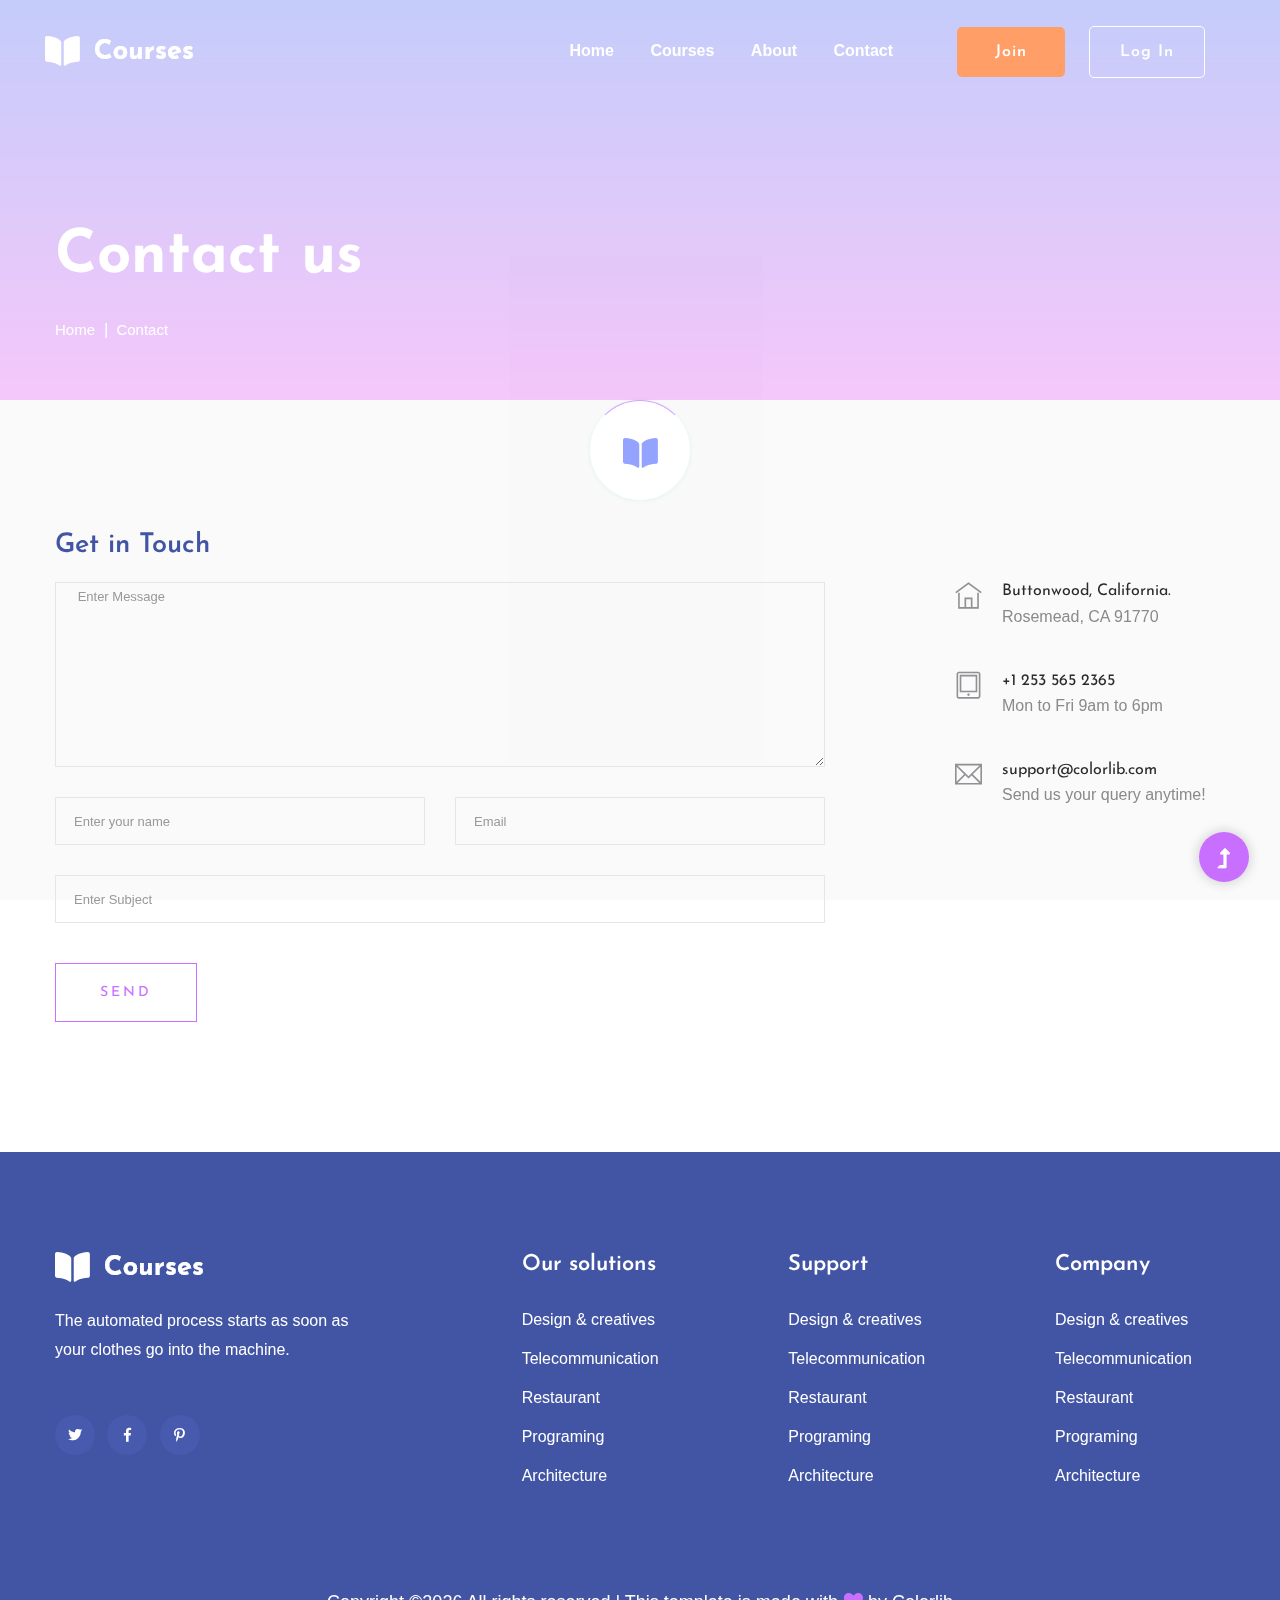
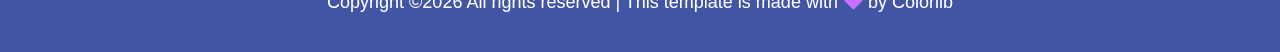
<file: contact.html>
<!doctype html>
<html class="no-js" lang="zxx">

<meta http-equiv="content-type" content="text/html;charset=utf-8" />
<head>
    <meta charset="utf-8">
    <meta http-equiv="x-ua-compatible" content="ie=edge">
    <title>Contact</title>
    <meta name="description" content="">
    <meta name="viewport" content="width=device-width, initial-scale=1">
    <link rel="shortcut icon" type="image/x-icon" href="assets/img/favicon.ico">

    <!-- CSS here -->
    <link rel="stylesheet" href="assets/css/bootstrap.min.css">
    <link rel="stylesheet" href="assets/css/owl.carousel.min.css">
    <link rel="stylesheet" href="assets/css/slicknav.css">
    <link rel="stylesheet" href="assets/css/flaticon.css">
    <link rel="stylesheet" href="assets/css/progressbar_barfiller.css">
    <link rel="stylesheet" href="assets/css/animate.min.css">
    <link rel="stylesheet" href="assets/css/animated-headline.css">
    <link rel="stylesheet" href="assets/css/fontawesome-all.min.css">
    <link rel="stylesheet" href="assets/css/themify-icons.css">
    <link rel="stylesheet" href="assets/css/slick.css">
    <link rel="stylesheet" href="assets/css/style.css">
</head>
<!-- Preloader Start -->
<div id="preloader-active">
    <div class="preloader d-flex align-items-center justify-content-center">
        <div class="preloader-inner position-relative">
            <div class="preloader-circle"></div>
            <div class="preloader-img pere-text">
                <img src="assets/img/logo/loder.png" alt="">
            </div>
        </div>
    </div>
</div>
<!-- Preloader Start -->
<!-- Header Start -->
<div class="header-area header-transparent">
    <div class="main-header ">
        <div class="header-bottom  header-sticky">
            <div class="container-fluid">
                <div class="row align-items-center">
                    <div class="col-xl-2 col-lg-2">
                        <div class="logo">
                            <a href="index.html"><img src="assets/img/logo/logo.png" alt=""></a>
                        </div>
                    </div>
                    <div class="col-xl-10 col-lg-10">
                        <div class="menu-wrapper d-flex align-items-center justify-content-end">
                            <div class="main-menu d-none d-lg-block">
                                <nav>
                                    <ul id="navigation">                                                                                          
                                        <li class="active" ><a href="index.html">Home</a></li>
                                        <li><a href="courses.html">Courses</a></li>
                                        <li><a href="about.html">About</a></li>
                                        <li><a href="contact.html">Contact</a></li>
                                        <li class="button-header margin-left "><a href="#" class="btn">Join</a></li>
                                        <li class="button-header"><a href="login.html" class="btn btn3">Log in</a></li>
                                    </ul>
                                </nav>
                            </div>
                        </div>
                    </div> 
                    <div class="col-12">
                        <div class="mobile_menu d-block d-lg-none"></div>
                    </div>
                </div>
            </div>
        </div>
    </div>
</div>
<!-- Header End -->
<main>
    <section class="slider-area slider-area2">
        <div class="slider-active">
            <div class="single-slider slider-height2">
                <div class="container">
                    <div class="row">
                        <div class="col-xl-8 col-lg-11 col-md-12">
                            <div class="hero__caption hero__caption2">
                                <h1 data-animation="bounceIn" data-delay="0.2s">Contact us</h1>
                                <nav aria-label="breadcrumb">
                                    <ol class="breadcrumb">
                                        <li class="breadcrumb-item"><a href="index.html">Home</a></li>
                                        <li class="breadcrumb-item"><a href="#">Contact</a></li> 
                                    </ol>
                                </nav>
                            </div>
                        </div>
                    </div>
                </div>          
            </div>
        </div>
    </section>
    <!-- Contact Area start  -->
    <section class="contact-section">
        <div class="container">
            <div class="row">
                <div class="col-12">
                    <h2 class="contact-title">Get in Touch</h2>
                </div>
                <div class="col-lg-8">
                    <form class="form-contact contact_form" action="https://themewagon.github.io/courses/contact_process.php" method="post" id="contactForm" novalidate="novalidate">
                        <div class="row">
                            <div class="col-12">
                                <div class="form-group">
                                    <textarea class="form-control w-100" name="message" id="message" cols="30" rows="9" onfocus="this.placeholder = ''" onblur="this.placeholder = 'Enter Message'" placeholder=" Enter Message"></textarea>
                                </div>
                            </div>
                            <div class="col-sm-6">
                                <div class="form-group">
                                    <input class="form-control valid" name="name" id="name" type="text" onfocus="this.placeholder = ''" onblur="this.placeholder = 'Enter your name'" placeholder="Enter your name">
                                </div>
                            </div>
                            <div class="col-sm-6">
                                <div class="form-group">
                                    <input class="form-control valid" name="email" id="email" type="email" onfocus="this.placeholder = ''" onblur="this.placeholder = 'Enter email address'" placeholder="Email">
                                </div>
                            </div>
                            <div class="col-12">
                                <div class="form-group">
                                    <input class="form-control" name="subject" id="subject" type="text" onfocus="this.placeholder = ''" onblur="this.placeholder = 'Enter Subject'" placeholder="Enter Subject">
                                </div>
                            </div>
                        </div>
                        <div class="form-group mt-3">
                            <button type="submit" class="button button-contactForm boxed-btn">Send</button>
                        </div>
                    </form>
                </div>
                <div class="col-lg-3 offset-lg-1">
                    <div class="media contact-info">
                        <span class="contact-info__icon"><i class="ti-home"></i></span>
                        <div class="media-body">
                            <h3>Buttonwood, California.</h3>
                            <p>Rosemead, CA 91770</p>
                        </div>
                    </div>
                    <div class="media contact-info">
                        <span class="contact-info__icon"><i class="ti-tablet"></i></span>
                        <div class="media-body">
                            <h3>+1 253 565 2365</h3>
                            <p>Mon to Fri 9am to 6pm</p>
                        </div>
                    </div>
                    <div class="media contact-info">
                        <span class="contact-info__icon"><i class="ti-email"></i></span>
                        <div class="media-body">
                            <h3>support@colorlib.com</h3>
                            <p>Send us your query anytime!</p>
                        </div>
                    </div>
                </div>
            </div>
        </div>
    </section>
</main>
<!-- Contact Area End -->
<!-- Footer Start-->
<footer>
    <div class="footer-wrappper footer-bg">
       <div class="footer-area footer-padding">
           <div class="container">
               <div class="row justify-content-between">
                   <div class="col-xl-4 col-lg-5 col-md-4 col-sm-6">
                       <div class="single-footer-caption mb-50">
                           <div class="single-footer-caption mb-30">
                               <div class="footer-logo mb-25">
                                   <a href="index.html"><img src="assets/img/logo/logo2_footer.png" alt=""></a>
                               </div>
                               <div class="footer-tittle">
                                   <div class="footer-pera">
                                       <p>The automated process starts as soon as your clothes go into the machine.</p>
                                   </div>
                               </div>
                               <div class="footer-social">
                                   <a href="#"><i class="fab fa-twitter"></i></a>
                                   <a href="https://bit.ly/sai4ull"><i class="fab fa-facebook-f"></i></a>
                                   <a href="#"><i class="fab fa-pinterest-p"></i></a>
                               </div>
                           </div>
                       </div>
                   </div>
                   <div class="col-xl-2 col-lg-3 col-md-4 col-sm-5">
                       <div class="single-footer-caption mb-50">
                           <div class="footer-tittle">
                               <h4>Our solutions</h4>
                               <ul>
                                   <li><a href="#">Design & creatives</a></li>
                                   <li><a href="#">Telecommunication</a></li>
                                   <li><a href="#">Restaurant</a></li>
                                   <li><a href="#">Programing</a></li>
                                   <li><a href="#">Architecture</a></li>
                               </ul>
                           </div>
                       </div>
                   </div>
                   <div class="col-xl-2 col-lg-4 col-md-4 col-sm-6">
                       <div class="single-footer-caption mb-50">
                           <div class="footer-tittle">
                               <h4>Support</h4>
                               <ul>
                                   <li><a href="#">Design & creatives</a></li>
                                   <li><a href="#">Telecommunication</a></li>
                                   <li><a href="#">Restaurant</a></li>
                                   <li><a href="#">Programing</a></li>
                                   <li><a href="#">Architecture</a></li>
                               </ul>
                           </div>
                       </div>
                   </div>
                   <div class="col-xl-2 col-lg-3 col-md-4 col-sm-6">
                       <div class="single-footer-caption mb-50">
                           <div class="footer-tittle">
                               <h4>Company</h4>
                               <ul>
                                   <li><a href="#">Design & creatives</a></li>
                                   <li><a href="#">Telecommunication</a></li>
                                   <li><a href="#">Restaurant</a></li>
                                   <li><a href="#">Programing</a></li>
                                   <li><a href="#">Architecture</a></li>
                               </ul>
                           </div>
                       </div>
                   </div>
               </div>
           </div>
       </div>
       <div class="footer-bottom-area">
           <div class="container">
               <div class="footer-border">
                   <div class="row d-flex align-items-center">
                       <div class="col-xl-12 ">
                           <div class="footer-copy-right text-center">
                               <p>
                                  Copyright &copy;<script>document.write(new Date().getFullYear());</script> All rights reserved | This template is made with <i class="fa fa-heart" aria-hidden="true"></i> by <a href="https://colorlib.com/" target="_blank">Colorlib</a></p>
                              </div>
                          </div>
                      </div>
                  </div>
              </div>
          </div>
        </div>
    </footer> 
    <div id="back-top" >
        <a title="Go to Top" href="#"> <i class="fas fa-level-up-alt"></i></a>
    </div>
    <!-- Footer End-->

<script src="assets/js/vendor/jquery-1.12.4.min.js"></script>
<script src="assets/js/bootstrap.min.js"></script>
<script src="assets/js/jquery.slicknav.min.js"></script>
<script src="assets/js/owl.carousel.min.js"></script>
<script src="assets/js/slick.min.js"></script>
<script src="assets/js/animated.headline.js"></script>
<script src="assets/js/jquery.sticky.js"></script>
<script src="assets/js/jquery.barfiller.js"></script>	
<script src="assets/js/main.js"></script>

</body>

</html>
</file>
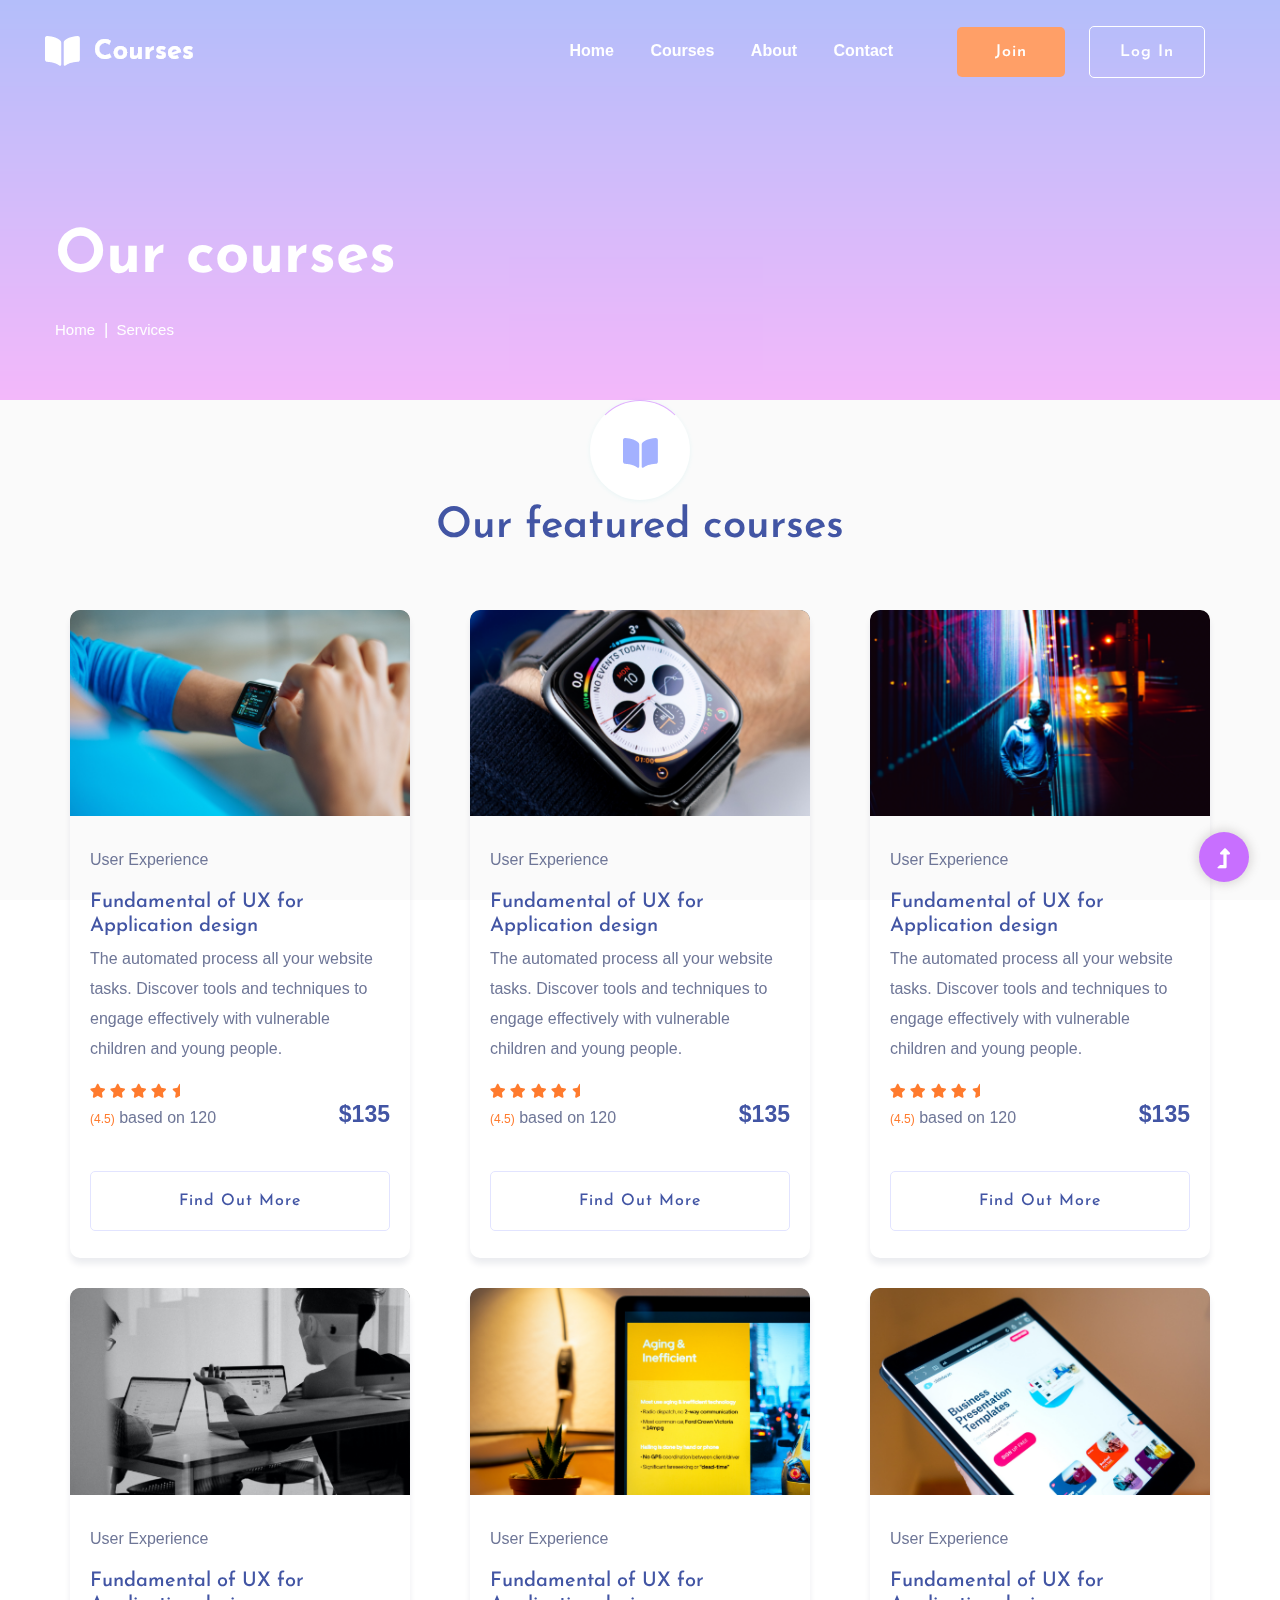
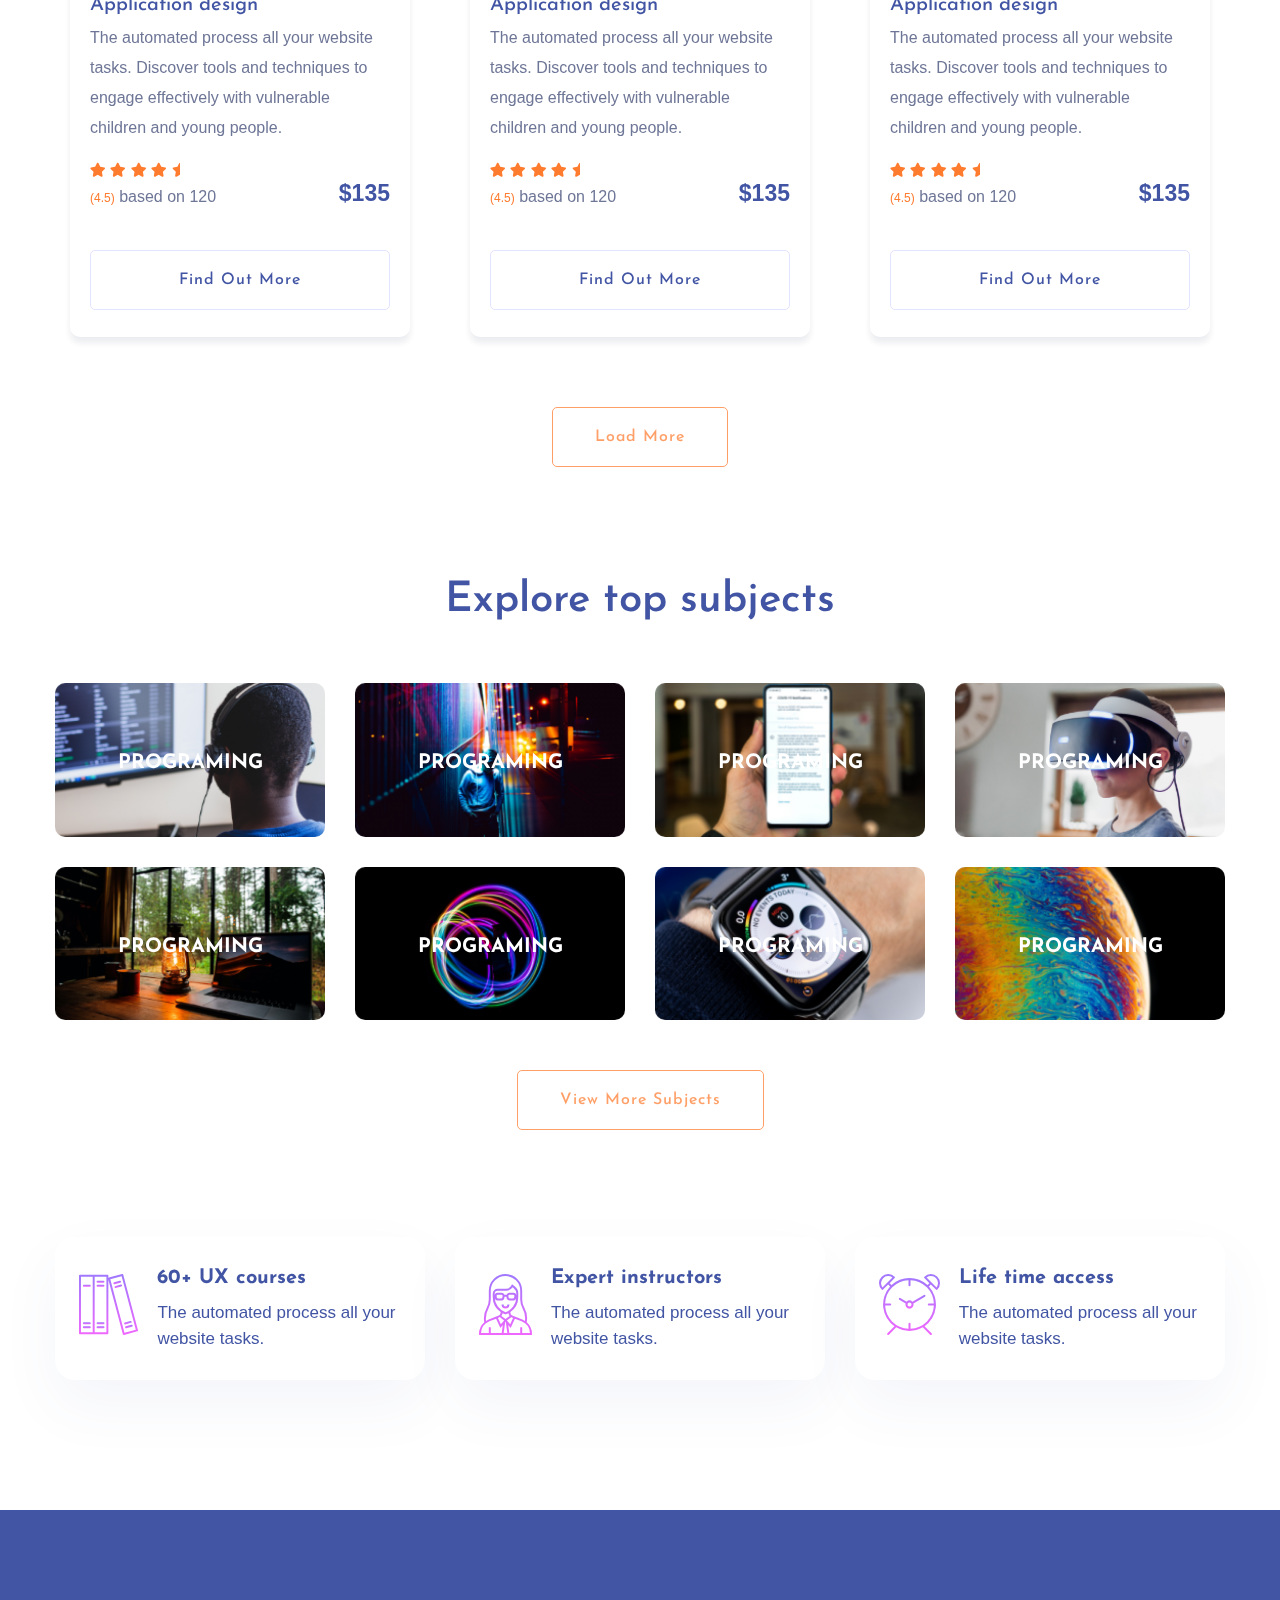
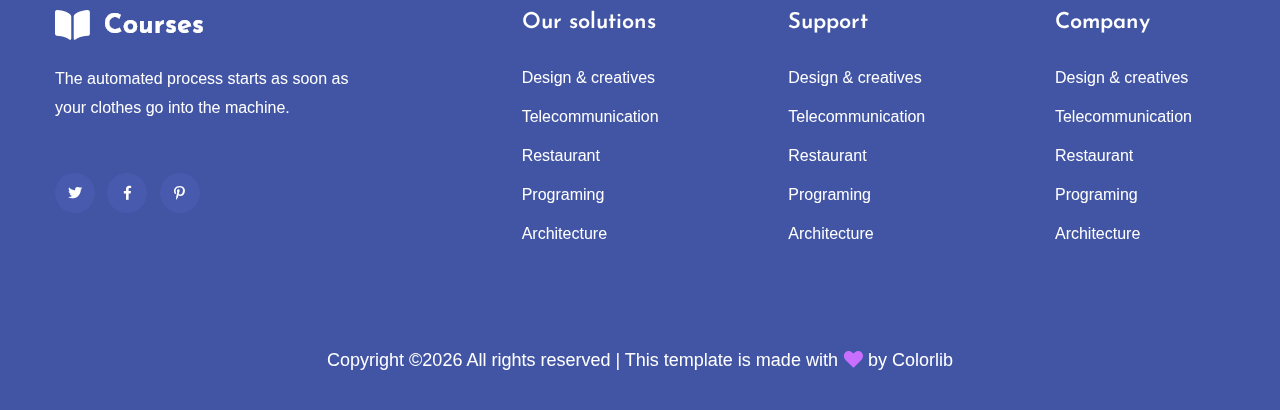
<file: courses.html>
<!doctype html>
<html class="no-js" lang="zxx">
<meta http-equiv="content-type" content="text/html;charset=utf-8" />
<head>
    <meta charset="utf-8">
    <meta http-equiv="x-ua-compatible" content="ie=edge">
    <title>Course</title>
    <meta name="description" content="">
    <meta name="viewport" content="width=device-width, initial-scale=1">
    <link rel="manifest" href="site.html">
    <link rel="shortcut icon" type="image/x-icon" href="assets/img/favicon.ico">

    <!-- CSS here -->
    <link rel="stylesheet" href="assets/css/bootstrap.min.css">
    <link rel="stylesheet" href="assets/css/owl.carousel.min.css">
    <link rel="stylesheet" href="assets/css/slicknav.css">
    <link rel="stylesheet" href="assets/css/flaticon.css">
    <link rel="stylesheet" href="assets/css/progressbar_barfiller.css">
    <link rel="stylesheet" href="assets/css/animate.min.css">
    <link rel="stylesheet" href="assets/css/animated-headline.css">
    <link rel="stylesheet" href="assets/css/fontawesome-all.min.css">
    <link rel="stylesheet" href="assets/css/themify-icons.css">
    <link rel="stylesheet" href="assets/css/slick.css">
    <link rel="stylesheet" href="assets/css/style.css">
</head>

<body>
    <!--  Preloader Start -->
    <div id="preloader-active">
        <div class="preloader d-flex align-items-center justify-content-center">
            <div class="preloader-inner position-relative">
                <div class="preloader-circle"></div>
                <div class="preloader-img pere-text">
                    <img src="assets/img/logo/loder.png" alt="">
                </div>
            </div>
        </div>
    </div>
    <!-- Preloader Start -->
    <!-- Header Start -->
    <div class="header-area header-transparent">
        <div class="main-header ">
            <div class="header-bottom  header-sticky">
                <div class="container-fluid">
                    <div class="row align-items-center">
                        <div class="col-xl-2 col-lg-2">
                            <div class="logo">
                                <a href="index.html"><img src="assets/img/logo/logo.png" alt=""></a>
                            </div>
                        </div>
                        <div class="col-xl-10 col-lg-10">
                            <div class="menu-wrapper d-flex align-items-center justify-content-end">
                                <div class="main-menu d-none d-lg-block">
                                    <nav>
                                        <ul id="navigation">                                                                                          
                                            <li class="active" ><a href="index.html">Home</a></li>
                                            <li><a href="courses.html">Courses</a></li>
                                            <li><a href="about.html">About</a></li>
                                            <li><a href="contact.html">Contact</a></li>
                                            <li class="button-header margin-left "><a href="#" class="btn">Join</a></li>
                                            <li class="button-header"><a href="login.html" class="btn btn3">Log in</a></li>
                                        </ul>
                                    </nav>
                                </div>
                            </div>
                        </div> 
                        <div class="col-12">
                            <div class="mobile_menu d-block d-lg-none"></div>
                        </div>
                    </div>
                </div>
            </div>
        </div>
    </div>
    <!-- Header End -->
    <main>
        <section class="slider-area slider-area2">
            <div class="slider-active">
                <div class="single-slider slider-height2">
                    <div class="container">
                        <div class="row">
                            <div class="col-xl-8 col-lg-11 col-md-12">
                                <div class="hero__caption hero__caption2">
                                    <h1 data-animation="bounceIn" data-delay="0.2s">Our courses</h1>
                                    <nav aria-label="breadcrumb">
                                        <ol class="breadcrumb">
                                            <li class="breadcrumb-item"><a href="index.html">Home</a></li>
                                            <li class="breadcrumb-item"><a href="#">Services</a></li> 
                                        </ol>
                                    </nav>
                                </div>
                            </div>
                        </div>
                    </div>          
                </div>
            </div>
        </section>
        <!-- Courses area start -->
        <div class="courses-area section-padding40 fix">
            <div class="container">
                <div class="row justify-content-center">
                    <div class="col-xl-7 col-lg-8">
                        <div class="section-tittle text-center mb-55">
                            <h2>Our featured courses</h2>
                        </div>
                    </div>
                </div>
                <div class="row">
                    <div class="col-lg-4">
                        <div class="properties properties2 mb-30">
                            <div class="properties__card">
                                <div class="properties__img overlay1">
                                    <a href="#"><img src="assets/img/gallery/featured1.png" alt=""></a>
                                </div>
                                <div class="properties__caption">
                                    <p>User Experience</p>
                                    <h3><a href="#">Fundamental of UX for Application design</a></h3>
                                    <p>The automated process all your website tasks. Discover tools and techniques to engage effectively with vulnerable children and young people.
                                    </p>
                                    <div class="properties__footer d-flex justify-content-between align-items-center">
                                        <div class="restaurant-name">
                                            <div class="rating">
                                                <i class="fas fa-star"></i>
                                                <i class="fas fa-star"></i>
                                                <i class="fas fa-star"></i>
                                                <i class="fas fa-star"></i>
                                                <i class="fas fa-star-half"></i>
                                            </div>
                                            <p><span>(4.5)</span> based on 120</p>
                                        </div>
                                        <div class="price">
                                            <span>$135</span>
                                        </div>
                                    </div>
                                    <a href="#" class="border-btn border-btn2">Find out more</a>
                                </div>
                            </div>
                        </div>
                    </div>
                    <div class="col-lg-4">
                        <div class="properties properties2 mb-30">
                            <div class="properties__card">
                                <div class="properties__img overlay1">
                                    <a href="#"><img src="assets/img/gallery/featured2.png" alt=""></a>
                                </div>
                                <div class="properties__caption">
                                    <p>User Experience</p>
                                    <h3><a href="#">Fundamental of UX for Application design</a></h3>
                                    <p>The automated process all your website tasks. Discover tools and techniques to engage effectively with vulnerable children and young people.
                                        
                                    </p>
                                    <div class="properties__footer d-flex justify-content-between align-items-center">
                                        <div class="restaurant-name">
                                            <div class="rating">
                                                <i class="fas fa-star"></i>
                                                <i class="fas fa-star"></i>
                                                <i class="fas fa-star"></i>
                                                <i class="fas fa-star"></i>
                                                <i class="fas fa-star-half"></i>
                                            </div>
                                            <p><span>(4.5)</span> based on 120</p>
                                        </div>
                                        <div class="price">
                                            <span>$135</span>
                                        </div>
                                    </div>
                                    <a href="#" class="border-btn border-btn2">Find out more</a>
                                </div>
                                
                            </div>
                        </div>
                    </div>
                    <div class="col-lg-4">
                        <div class="properties properties2 mb-30">
                            <div class="properties__card">
                                <div class="properties__img overlay1">
                                    <a href="#"><img src="assets/img/gallery/featured3.png" alt=""></a>
                                </div>
                                <div class="properties__caption">
                                    <p>User Experience</p>
                                    <h3><a href="#">Fundamental of UX for Application design</a></h3>
                                    <p>The automated process all your website tasks. Discover tools and techniques to engage effectively with vulnerable children and young people.
                                        
                                    </p>
                                    <div class="properties__footer d-flex justify-content-between align-items-center">
                                        <div class="restaurant-name">
                                            <div class="rating">
                                                <i class="fas fa-star"></i>
                                                <i class="fas fa-star"></i>
                                                <i class="fas fa-star"></i>
                                                <i class="fas fa-star"></i>
                                                <i class="fas fa-star-half"></i>
                                            </div>
                                            <p><span>(4.5)</span> based on 120</p>
                                        </div>
                                        <div class="price">
                                            <span>$135</span>
                                        </div>
                                    </div>
                                    <a href="#" class="border-btn border-btn2">Find out more</a>
                                </div>
                                
                            </div>
                        </div>
                    </div>
                    <div class="col-lg-4">
                        <div class="properties properties2 mb-30">
                            <div class="properties__card">
                                <div class="properties__img overlay1">
                                    <a href="#"><img src="assets/img/gallery/featured4.png" alt=""></a>
                                </div>
                                <div class="properties__caption">
                                    <p>User Experience</p>
                                    <h3><a href="#">Fundamental of UX for Application design</a></h3>
                                    <p>The automated process all your website tasks. Discover tools and techniques to engage effectively with vulnerable children and young people.
                                        
                                    </p>
                                    <div class="properties__footer d-flex justify-content-between align-items-center">
                                        <div class="restaurant-name">
                                            <div class="rating">
                                                <i class="fas fa-star"></i>
                                                <i class="fas fa-star"></i>
                                                <i class="fas fa-star"></i>
                                                <i class="fas fa-star"></i>
                                                <i class="fas fa-star-half"></i>
                                            </div>
                                            <p><span>(4.5)</span> based on 120</p>
                                        </div>
                                        <div class="price">
                                            <span>$135</span>
                                        </div>
                                    </div>
                                    <a href="#" class="border-btn border-btn2">Find out more</a>
                                </div>
                                
                            </div>
                        </div>
                    </div>
                    <div class="col-lg-4">
                        <div class="properties properties2 mb-30">
                            <div class="properties__card">
                                <div class="properties__img overlay1">
                                    <a href="#"><img src="assets/img/gallery/featured5.png" alt=""></a>
                                </div>
                                <div class="properties__caption">
                                    <p>User Experience</p>
                                    <h3><a href="#">Fundamental of UX for Application design</a></h3>
                                    <p>The automated process all your website tasks. Discover tools and techniques to engage effectively with vulnerable children and young people.
                                        
                                    </p>
                                    <div class="properties__footer d-flex justify-content-between align-items-center">
                                        <div class="restaurant-name">
                                            <div class="rating">
                                                <i class="fas fa-star"></i>
                                                <i class="fas fa-star"></i>
                                                <i class="fas fa-star"></i>
                                                <i class="fas fa-star"></i>
                                                <i class="fas fa-star-half"></i>
                                            </div>
                                            <p><span>(4.5)</span> based on 120</p>
                                        </div>
                                        <div class="price">
                                            <span>$135</span>
                                        </div>
                                    </div>
                                    <a href="#" class="border-btn border-btn2">Find out more</a>
                                </div>
                                
                            </div>
                        </div>
                    </div>
                    <div class="col-lg-4">
                        <div class="properties properties2 mb-30">
                            <div class="properties__card">
                                <div class="properties__img overlay1">
                                    <a href="#"><img src="assets/img/gallery/featured6.png" alt=""></a>
                                </div>
                                <div class="properties__caption">
                                    <p>User Experience</p>
                                    <h3><a href="#">Fundamental of UX for Application design</a></h3>
                                    <p>The automated process all your website tasks. Discover tools and techniques to engage effectively with vulnerable children and young people.
                                    </p>
                                    <div class="properties__footer d-flex justify-content-between align-items-center">
                                        <div class="restaurant-name">
                                            <div class="rating">
                                                <i class="fas fa-star"></i>
                                                <i class="fas fa-star"></i>
                                                <i class="fas fa-star"></i>
                                                <i class="fas fa-star"></i>
                                                <i class="fas fa-star-half"></i>
                                            </div>
                                            <p><span>(4.5)</span> based on 120</p>
                                        </div>
                                        <div class="price">
                                            <span>$135</span>
                                        </div>
                                    </div>
                                    <a href="#" class="border-btn border-btn2">Find out more</a>
                                </div>
                            </div>
                        </div>
                    </div>
                </div>
                <div class="row justify-content-center">
                    <div class="col-xl-7 col-lg-8">
                        <div class="section-tittle text-center mt-40">
                            <a href="#" class="border-btn">Load More</a>
                        </div>
                    </div>
                </div>
            </div>
        </div>
       
        <div class="topic-area">
            <div class="container">
                <div class="row justify-content-center">
                    <div class="col-xl-7 col-lg-8">
                        <div class="section-tittle text-center mb-55">
                            <h2>Explore top subjects</h2>
                        </div>
                    </div>
                </div>
                <div class="row">
                    <div class="col-lg-3 col-md-4 col-sm-6">
                        <div class="single-topic text-center mb-30">
                            <div class="topic-img">
                                <img src="assets/img/gallery/topic1.png" alt="">
                                <div class="topic-content-box">
                                    <div class="topic-content">
                                        <h3><a href="#">Programing</a></h3>
                                    </div>
                                </div>
                            </div>
                        </div>
                    </div>
                    <div class="col-lg-3 col-md-4 col-sm-6">
                        <div class="single-topic text-center mb-30">
                            <div class="topic-img">
                                <img src="assets/img/gallery/topic2.png" alt="">
                                <div class="topic-content-box">
                                    <div class="topic-content">
                                        <h3><a href="#">Programing</a></h3>
                                    </div>
                                </div>
                            </div>
                        </div>
                    </div>
                    <div class="col-lg-3 col-md-4 col-sm-6">
                        <div class="single-topic text-center mb-30">
                            <div class="topic-img">
                                <img src="assets/img/gallery/topic3.png" alt="">
                                <div class="topic-content-box">
                                    <div class="topic-content">
                                        <h3><a href="#">Programing</a></h3>
                                    </div>
                                </div>
                            </div>
                        </div>
                    </div>
                    <div class="col-lg-3 col-md-4 col-sm-6">
                        <div class="single-topic text-center mb-30">
                            <div class="topic-img">
                                <img src="assets/img/gallery/topic4.png" alt="">
                                <div class="topic-content-box">
                                    <div class="topic-content">
                                        <h3><a href="#">Programing</a></h3>
                                    </div>
                                </div>
                            </div>
                        </div>
                    </div>
                    <div class="col-lg-3 col-md-4 col-sm-6">
                        <div class="single-topic text-center mb-30">
                            <div class="topic-img">
                                <img src="assets/img/gallery/topic5.png" alt="">
                                <div class="topic-content-box">
                                    <div class="topic-content">
                                        <h3><a href="#">Programing</a></h3>
                                    </div>
                                </div>
                            </div>
                        </div>
                    </div>
                    <div class="col-lg-3 col-md-4 col-sm-6">
                        <div class="single-topic text-center mb-30">
                            <div class="topic-img">
                                <img src="assets/img/gallery/topic6.png" alt="">
                                <div class="topic-content-box">
                                    <div class="topic-content">
                                        <h3><a href="#">Programing</a></h3>
                                    </div>
                                </div>
                            </div>
                        </div>
                    </div>
                    <div class="col-lg-3 col-md-4 col-sm-6">
                        <div class="single-topic text-center mb-30">
                            <div class="topic-img">
                                <img src="assets/img/gallery/topic7.png" alt="">
                                <div class="topic-content-box">
                                    <div class="topic-content">
                                        <h3><a href="#">Programing</a></h3>
                                    </div>
                                </div>
                            </div>
                        </div>
                    </div>
                    <div class="col-lg-3 col-md-4 col-sm-6">
                        <div class="single-topic text-center mb-30">
                            <div class="topic-img">
                                <img src="assets/img/gallery/topic8.png" alt="">
                                <div class="topic-content-box">
                                    <div class="topic-content">
                                        <h3><a href="#">Programing</a></h3>
                                    </div>
                                </div>
                            </div>
                        </div>
                    </div>
                </div>
                <div class="row justify-content-center">
                    <div class="col-xl-12">
                        <div class="section-tittle text-center mt-20">
                            <a href="courses.html" class="border-btn">View More Subjects</a>
                        </div>
                    </div>
                </div>
            </div>
        </div>
  
        <div class="services-area services-area2 section-padding40">
            <div class="container">
                <div class="row justify-content-sm-center">
                    <div class="col-lg-4 col-md-6 col-sm-8">
                        <div class="single-services mb-30">
                            <div class="features-icon">
                                <img src="assets/img/icon/icon1.svg" alt="">
                            </div>
                            <div class="features-caption">
                                <h3>60+ UX courses</h3>
                                <p>The automated process all your website tasks.</p>
                            </div>
                        </div>
                    </div>
                    <div class="col-lg-4 col-md-6 col-sm-8">
                        <div class="single-services mb-30">
                            <div class="features-icon">
                                <img src="assets/img/icon/icon2.svg" alt="">
                            </div>
                            <div class="features-caption">
                                <h3>Expert instructors</h3>
                                <p>The automated process all your website tasks.</p>
                            </div>
                        </div>
                    </div>
                    <div class="col-lg-4 col-md-6 col-sm-8">
                        <div class="single-services mb-30">
                            <div class="features-icon">
                                <img src="assets/img/icon/icon3.svg" alt="">
                            </div>
                            <div class="features-caption">
                                <h3>Life time access</h3>
                                <p>The automated process all your website tasks.</p>
                            </div>
                        </div>
                    </div>
                </div>
            </div>
        </div>
    </main>
    <!-- Footer Start-->
    <footer>
        <div class="footer-wrappper footer-bg">
           <div class="footer-area footer-padding">
               <div class="container">
                   <div class="row justify-content-between">
                       <div class="col-xl-4 col-lg-5 col-md-4 col-sm-6">
                           <div class="single-footer-caption mb-50">
                               <div class="single-footer-caption mb-30">
                                   <div class="footer-logo mb-25">
                                       <a href="index.html"><img src="assets/img/logo/logo2_footer.png" alt=""></a>
                                   </div>
                                   <div class="footer-tittle">
                                       <div class="footer-pera">
                                           <p>The automated process starts as soon as your clothes go into the machine.</p>
                                       </div>
                                   </div>
                                   <div class="footer-social">
                                       <a href="#"><i class="fab fa-twitter"></i></a>
                                       <a href="https://bit.ly/sai4ull"><i class="fab fa-facebook-f"></i></a>
                                       <a href="#"><i class="fab fa-pinterest-p"></i></a>
                                   </div>
                               </div>
                           </div>
                       </div>
                       <div class="col-xl-2 col-lg-3 col-md-4 col-sm-5">
                           <div class="single-footer-caption mb-50">
                               <div class="footer-tittle">
                                   <h4>Our solutions</h4>
                                   <ul>
                                       <li><a href="#">Design & creatives</a></li>
                                       <li><a href="#">Telecommunication</a></li>
                                       <li><a href="#">Restaurant</a></li>
                                       <li><a href="#">Programing</a></li>
                                       <li><a href="#">Architecture</a></li>
                                   </ul>
                               </div>
                           </div>
                       </div>
                       <div class="col-xl-2 col-lg-4 col-md-4 col-sm-6">
                           <div class="single-footer-caption mb-50">
                               <div class="footer-tittle">
                                   <h4>Support</h4>
                                   <ul>
                                       <li><a href="#">Design & creatives</a></li>
                                       <li><a href="#">Telecommunication</a></li>
                                       <li><a href="#">Restaurant</a></li>
                                       <li><a href="#">Programing</a></li>
                                       <li><a href="#">Architecture</a></li>
                                   </ul>
                               </div>
                           </div>
                       </div>
                       <div class="col-xl-2 col-lg-3 col-md-4 col-sm-6">
                           <div class="single-footer-caption mb-50">
                               <div class="footer-tittle">
                                   <h4>Company</h4>
                                   <ul>
                                       <li><a href="#">Design & creatives</a></li>
                                       <li><a href="#">Telecommunication</a></li>
                                       <li><a href="#">Restaurant</a></li>
                                       <li><a href="#">Programing</a></li>
                                       <li><a href="#">Architecture</a></li>
                                   </ul>
                               </div>
                           </div>
                       </div>
                   </div>
               </div>
           </div>
           <div class="footer-bottom-area">
               <div class="container">
                   <div class="footer-border">
                       <div class="row d-flex align-items-center">
                           <div class="col-xl-12 ">
                               <div class="footer-copy-right text-center">
                                   <p>
                                      Copyright &copy;<script>document.write(new Date().getFullYear());</script> All rights reserved | This template is made with <i class="fa fa-heart" aria-hidden="true"></i> by <a href="https://colorlib.com/" target="_blank">Colorlib</a></p>
                                  </div>
                              </div>
                          </div>
                      </div>
                  </div>
              </div>
            </div>
        </footer> 
        <div id="back-top" >
            <a title="Go to Top" href="#"> <i class="fas fa-level-up-alt"></i></a>
        </div>
        <!-- Footer End-->

<script src="assets/js/vendor/jquery-1.12.4.min.js"></script>
<script src="assets/js/bootstrap.min.js"></script>
<script src="assets/js/jquery.slicknav.min.js"></script>
<script src="assets/js/owl.carousel.min.js"></script>
<script src="assets/js/slick.min.js"></script>
<script src="assets/js/animated.headline.js"></script>
<script src="assets/js/jquery.sticky.js"></script>
<script src="assets/js/jquery.barfiller.js"></script>
<script src="assets/js/main.js"></script>

</body>

</html>
</file>
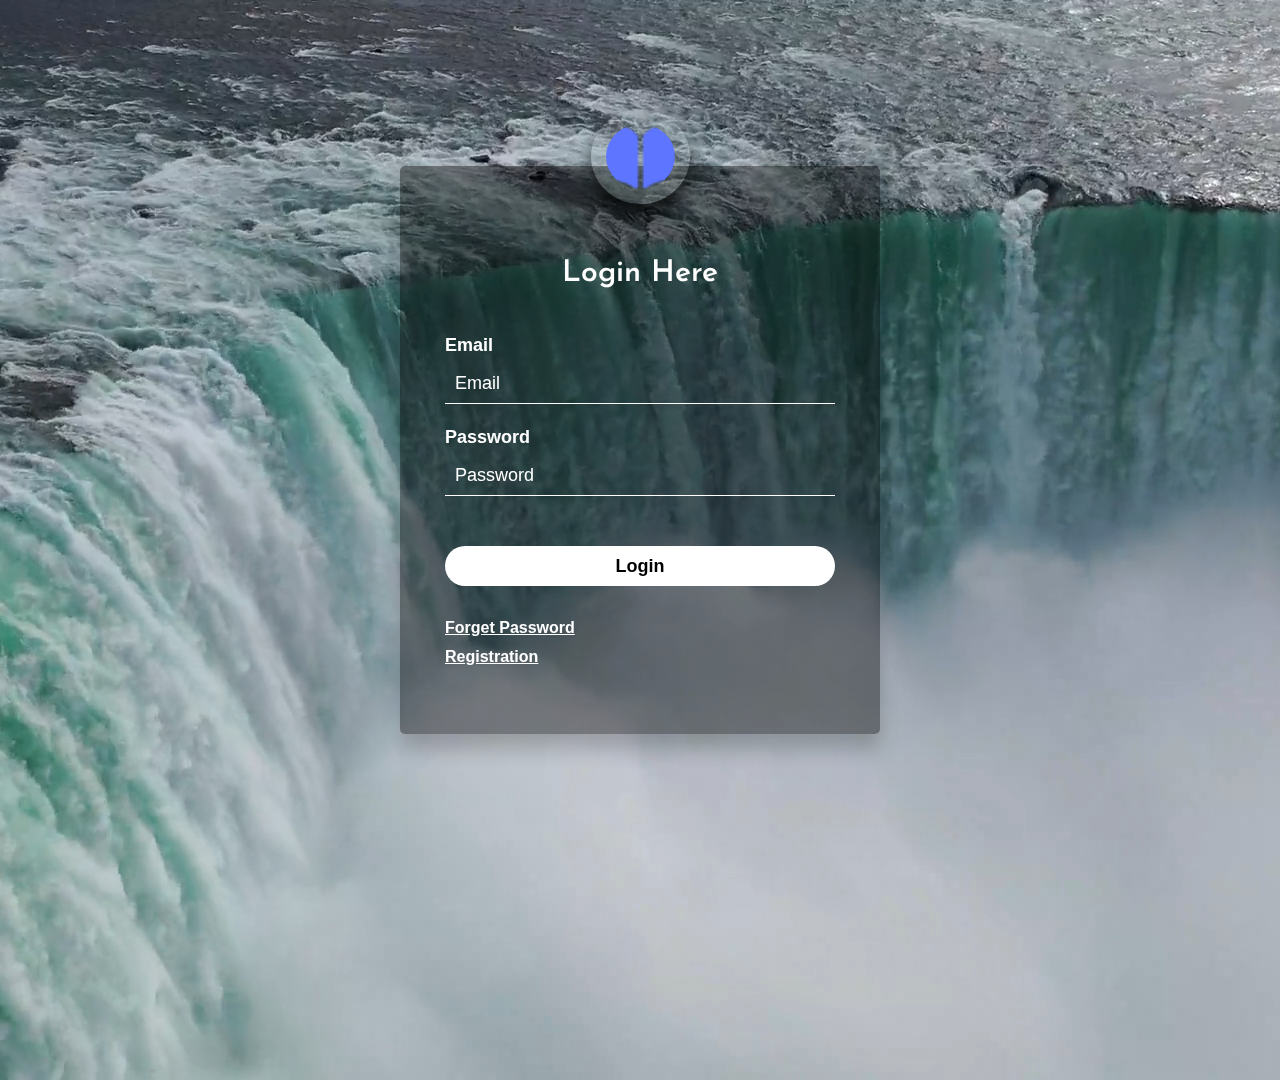
<file: login.html>
<!DOCTYPE html>
<html class="no-js" lang="zxx">
  <meta http-equiv="content-type" content="text/html;charset=utf-8" />

  <head>
    <meta charset="utf-8" />
    <meta http-equiv="x-ua-compatible" content="ie=edge" />
    <title>Login</title>
    <meta name="description" content="" />
    <meta name="viewport" content="width=device-width, initial-scale=1" />
    <link rel="manifest" href="site.html" />
    <link
      rel="shortcut icon"
      type="image/x-icon"
      href="assets/img/favicon.ico"
    />

    <!-- CSS here -->
    <link rel="stylesheet" href="assets/css/bootstrap.min.css" />
    <link rel="stylesheet" href="assets/css/owl.carousel.min.css" />
    <link rel="stylesheet" href="assets/css/slicknav.css" />
    <link rel="stylesheet" href="assets/css/flaticon.css" />
    <link rel="stylesheet" href="assets/css/progressbar_barfiller.css" />
    <link rel="stylesheet" href="assets/css/animate.min.css" />
    <link rel="stylesheet" href="assets/css/animated-headline.css" />
    <link rel="stylesheet" href="assets/css/fontawesome-all.min.css" />
    <link rel="stylesheet" href="assets/css/themify-icons.css" />
    <link rel="stylesheet" href="assets/css/slick.css" />
    <link rel="stylesheet" href="assets/css/style.css" />
  </head>

  <body>
    <!--  Preloader Start -->
    <div id="preloader-active">
      <div class="preloader d-flex align-items-center justify-content-center">
        <div class="preloader-inner position-relative">
          <div class="preloader-circle"></div>
          <div class="preloader-img pere-text">
            <img src="assets/img/logo/loder.png" alt="" />
          </div>
        </div>
      </div>
    </div>
    <!-- Preloader Start-->
    <div>

        
        <!-- Login Admin -->
        <main class="login-body ">
        <div class="video-container">
            <video class="clipped-video" autoplay muted loop>
                <source src="./assets/img/3173312-hd_1920_1080_30fps.mp4" type="video/mp4">
                Your browser does not support the video tag.
            </video>
        </div>
      <form
        class="form-default"
        action=""
        method="POST"
      >
        <div class="login-form">
          <div class="logo-login">
            <a href="index.html"
              ><img src="assets/img/logo/loder.png" alt=""
            /></a>
          </div>
          <h2>Login Here</h2>
          <div class="form-input">
            <label for="name">Email</label>
            <input type="email" name="email" placeholder="Email" />
          </div>
          <div class="form-input">
            <label for="name">Password</label>
            <input type="password" name="password" placeholder="Password" />
          </div>
          <div class="form-input pt-30">
            <input type="submit" name="submit" value="login" />
          </div>

          <a href="#" class="forget">Forget Password</a>
          <a href="register.html" class="registration">Registration</a>
        </div>
      </form>
    </main>
    <!-- end login form -->

    <script src="assets/js/vendor/jquery-1.12.4.min.js"></script>
    <script src="assets/js/bootstrap.min.js"></script>
    <script src="assets/js/jquery.slicknav.min.js"></script>
    <script src="assets/js/owl.carousel.min.js"></script>
    <script src="assets/js/slick.min.js"></script>
    <script src="assets/js/animated.headline.js"></script>
    <script src="assets/js/jquery.sticky.js"></script>
    <script src="assets/js/jquery.barfiller.js"></script>
    <script src="assets/js/main.js"></script>
  </body>
</html>
</file>
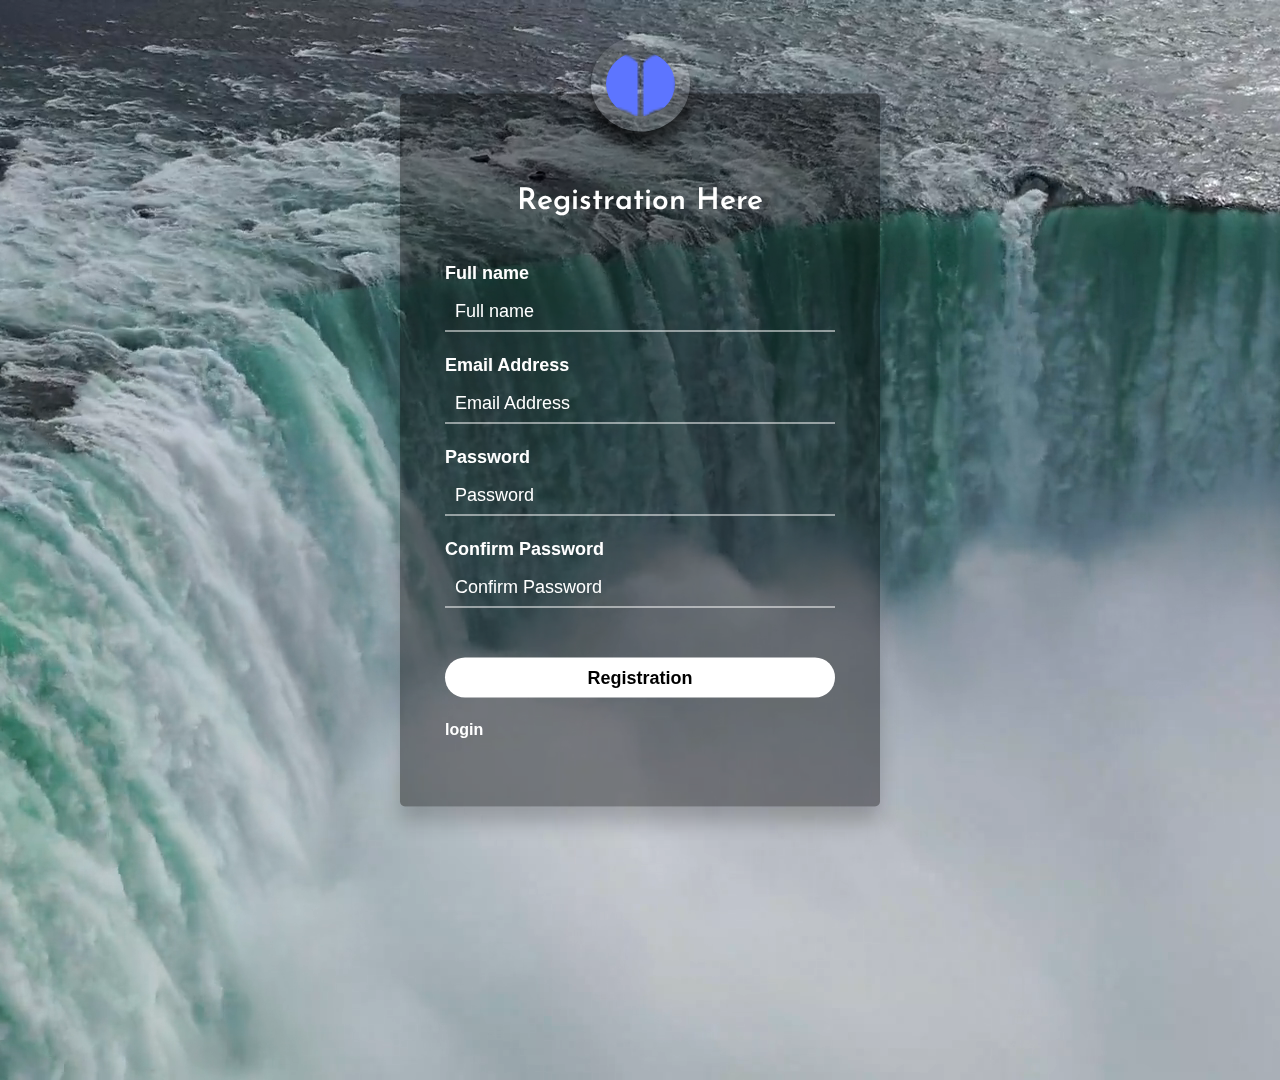
<file: register.html>
<!DOCTYPE html>
<html>
  <meta http-equiv="content-type" content="text/html;charset=utf-8" />
  <head>
    <meta charset="utf-8" />
    <meta http-equiv="x-ua-compatible" content="ie=edge" />
    <title>Register</title>
    <meta name="description" content="" />
    <meta name="viewport" content="width=device-width, initial-scale=1" />
    <link rel="manifest" href="site.html" />
    <link
      rel="shortcut icon"
      type="image/x-icon"
      href="assets/img/favicon.ico"
    />

    <!-- CSS here -->
    <link rel="stylesheet" href="assets/css/bootstrap.min.css" />
    <link rel="stylesheet" href="assets/css/owl.carousel.min.css" />
    <link rel="stylesheet" href="assets/css/slicknav.css" />
    <link rel="stylesheet" href="assets/css/flaticon.css" />
    <link rel="stylesheet" href="assets/css/progressbar_barfiller.css" />
    <link rel="stylesheet" href="assets/css/animate.min.css" />
    <link rel="stylesheet" href="assets/css/animated-headline.css" />
    <link rel="stylesheet" href="assets/css/fontawesome-all.min.css" />
    <link rel="stylesheet" href="assets/css/themify-icons.css" />
    <link rel="stylesheet" href="assets/css/slick.css" />
    <link rel="stylesheet" href="assets/css/style.css" />
  </head>
  <body>
    <!--loader Start -->

    <div id="preloader-active">
      <div class="preloader d-flex align-items-center justify-content-center">
        <div class="preloader-inner position-relative">
          <div class="preloader-circle"></div>

          <div class="preloader-img pere-text">
            <img src="assets/img/logo/loder.png" alt="" />
          </div>
        </div>
      </div>
    </div>
    <!-- loader END-->

    <!-- Login Admin -->
    <main class="login-body">
      <div class="video-container ">
        <video class="clipped-video" autoplay muted loop>
          <source
            src="./assets/img/3173312-hd_1920_1080_30fps.mp4"
            type="video/mp4"
          />
          Your browser does not support the video tag.
        </video>
      </div>
      <form class="form-default" action="" method="POST">
        <div class="login-form h-">
          <div class="logo-login">
            <a href="index.html"
              ><img src="assets/img/logo/loder.png" alt=""
            /></a>
          </div>
          <h2>Registration Here</h2>

          <div class="form-input">
            <label for="name">Full name</label>
            <input type="text" name="name" placeholder="Full name" />
          </div>
          <div class="form-input">
            <label for="name">Email Address</label>
            <input type="email" name="email" placeholder="Email Address" />
          </div>
          <div class="form-input">
            <label for="name">Password</label>
            <input type="password" name="password" placeholder="Password" />
          </div>
          <div class="form-input">
            <label for="name">Confirm Password</label>
            <input
              type="password"
              name="password"
              placeholder="Confirm Password"
            />
          </div>
          <div class="form-input pt-30">
            <input type="submit" name="submit" value="Registration" />
          </div>
          <a href="login.html" class="registration" style="text-decoration: none;">login</a>
        </div>
      </form>
    </main>
    <!-- end login form -->

    <script src="assets/js/vendor/jquery-1.12.4.min.js"></script>
    <script src="assets/js/bootstrap.min.js"></script>
    <script src="assets/js/jquery.slicknav.min.js"></script>
    <script src="assets/js/owl.carousel.min.js"></script>
    <script src="assets/js/slick.min.js"></script>
    <script src="assets/js/animated.headline.js"></script>
    <script src="assets/js/jquery.sticky.js"></script>
    <script src="assets/js/jquery.barfiller.js"></script>
    <script src="assets/js/main.js"></script>
  </body>
</html>
</file>
<file: assets/css/flaticon.css>
@font-face {
  font-family: "Flaticon";
  src: url("../fonts/Flaticon.eot");
  src: url("../fonts/Flaticond41d.eot?#iefix") format("embedded-opentype"),
       url("../fonts/Flaticon.woff2") format("woff2"),
       url("../fonts/Flaticon.woff") format("woff"),
       url("../fonts/Flaticon.ttf") format("truetype"),
       url("../fonts/Flaticon.svg#Flaticon") format("svg");
  font-weight: normal;
  font-style: normal;
}

@media screen and (-webkit-min-device-pixel-ratio:0) {
  @font-face {
    font-family: "Flaticon";
    src: url("../fonts/Flaticon.svg#Flaticon") format("svg");
  }
}

[class^="flaticon-"]:before, [class*=" flaticon-"]:before,
[class^="flaticon-"]:after, [class*=" flaticon-"]:after {   
  font-family: Flaticon;
font-style: normal;
}

.flaticon-null:before { content: "\f100"; }
.flaticon-null-1:before { content: "\f101"; }
.flaticon-gear:before { content: "\f102"; }
.flaticon-think:before { content: "\f103"; }
</file>
<file: assets/css/progressbar_barfiller.css>
.single-skill{
  display: flex;
}

.single-skill span {
	color: #79838b;
	font-size: 13px;
	font-weight: 300;
	letter-spacing: 0;
	margin-bottom: 14px;
	display: block;
}
.single-skill .bar-progress {
	width: 100%;
}
.single-skill .bar-title {
  width: 20%;
  margin-bottom: 19px;
}

.skills-content {
  padding-top: 200px;
  padding-left: 70px;
}

.skills-shape-bg {
  height: 651px;
  width: 868px;
  position: absolute;
  content: "";
  border: 2px solid #4d4d4d;
  left: 40%;
  top: 255px;
}

.skills-shape-bg::before {
  position: absolute;
  content: "";
  height: 465px;
  width: 300px;
  border: 2px solid #4d4d4d;
  left: -35%;
  top: 50%;
  transform: translateY(-50%);
  border-right: 0;
}

.barfiller {
	width: 100%;
	height: 10px;
	background: #f6f9fc;
  position: relative;
  border-radius: 5px;
}

.barfiller .fill {
  display: block;
  position: relative;
  width: 0px;
  height: 100%;
  background: #333;
  z-index: 1;
  border-radius: 5px;
}

.barfiller .tipWrap { display: none; }

.barfiller .tip {
  margin-top: -28px;
  padding: 2px 4px;
  font-size: 16px;
  color: #09cc7f;
  left: 0px;
  position: absolute;
  z-index: 2;
  background: transparent;
  font-weight: 800;
}

.barfiller .tip:after {
  border: solid;
  border-color: rgba(0,0,0,.8) transparent;
  border-width: 6px 6px 0 6px;
  content: "";
  display: block;
  position: absolute;
  left: 9px;
  top: 100%;
  z-index: 9;
  display: none;
  
}
</file>
<file: assets/css/themify-icons.css>
@font-face {
	font-family: 'themify';
	src:url('../fonts/themify9f24.eot?-fvbane');


	src:url('../fonts/themifyd41d.eot?#iefix-fvbane') format('embedded-opentype'),
		url('../fonts/themify9f24.woff?-fvbane') format('woff'),
		url('../fonts/themify9f24.ttf?-fvbane') format('truetype'),
		url('../fonts/themify9f24.svg?-fvbane#themify') format('svg');
	font-weight: normal;
	font-style: normal;
}

[class^="ti-"], [class*=" ti-"] {
	font-family: 'themify';
	speak: none;
	font-style: normal;
	font-weight: normal;
	font-variant: normal;
	text-transform: none;
	line-height: 1;
	-webkit-font-smoothing: antialiased;
	-moz-osx-font-smoothing: grayscale;
}

.ti-wand:before {
	content: "\e600";
}
.ti-volume:before {
	content: "\e601";
}
.ti-user:before {
	content: "\e602";
}
.ti-unlock:before {
	content: "\e603";
}
.ti-unlink:before {
	content: "\e604";
}
.ti-trash:before {
	content: "\e605";
}
.ti-thought:before {
	content: "\e606";
}
.ti-target:before {
	content: "\e607";
}
.ti-tag:before {
	content: "\e608";
}
.ti-tablet:before {
	content: "\e609";
}
.ti-star:before {
	content: "\e60a";
}
.ti-spray:before {
	content: "\e60b";
}
.ti-signal:before {
	content: "\e60c";
}
.ti-shopping-cart:before {
	content: "\e60d";
}
.ti-shopping-cart-full:before {
	content: "\e60e";
}
.ti-settings:before {
	content: "\e60f";
}
.ti-search:before {
	content: "\e610";
}
.ti-zoom-in:before {
	content: "\e611";
}
.ti-zoom-out:before {
	content: "\e612";
}
.ti-cut:before {
	content: "\e613";
}
.ti-ruler:before {
	content: "\e614";
}
.ti-ruler-pencil:before {
	content: "\e615";
}
.ti-ruler-alt:before {
	content: "\e616";
}
.ti-bookmark:before {
	content: "\e617";
}
.ti-bookmark-alt:before {
	content: "\e618";
}
.ti-reload:before {
	content: "\e619";
}
.ti-plus:before {
	content: "\e61a";
}
.ti-pin:before {
	content: "\e61b";
}
.ti-pencil:before {
	content: "\e61c";
}
.ti-pencil-alt:before {
	content: "\e61d";
}
.ti-paint-roller:before {
	content: "\e61e";
}
.ti-paint-bucket:before {
	content: "\e61f";
}
.ti-na:before {
	content: "\e620";
}
.ti-mobile:before {
	content: "\e621";
}
.ti-minus:before {
	content: "\e622";
}
.ti-medall:before {
	content: "\e623";
}
.ti-medall-alt:before {
	content: "\e624";
}
.ti-marker:before {
	content: "\e625";
}
.ti-marker-alt:before {
	content: "\e626";
}
.ti-arrow-up:before {
	content: "\e627";
}
.ti-arrow-right:before {
	content: "\e628";
}
.ti-arrow-left:before {
	content: "\e629";
}
.ti-arrow-down:before {
	content: "\e62a";
}
.ti-lock:before {
	content: "\e62b";
}
.ti-location-arrow:before {
	content: "\e62c";
}
.ti-link:before {
	content: "\e62d";
}
.ti-layout:before {
	content: "\e62e";
}
.ti-layers:before {
	content: "\e62f";
}
.ti-layers-alt:before {
	content: "\e630";
}
.ti-key:before {
	content: "\e631";
}
.ti-import:before {
	content: "\e632";
}
.ti-image:before {
	content: "\e633";
}
.ti-heart:before {
	content: "\e634";
}
.ti-heart-broken:before {
	content: "\e635";
}
.ti-hand-stop:before {
	content: "\e636";
}
.ti-hand-open:before {
	content: "\e637";
}
.ti-hand-drag:before {
	content: "\e638";
}
.ti-folder:before {
	content: "\e639";
}
.ti-flag:before {
	content: "\e63a";
}
.ti-flag-alt:before {
	content: "\e63b";
}
.ti-flag-alt-2:before {
	content: "\e63c";
}
.ti-eye:before {
	content: "\e63d";
}
.ti-export:before {
	content: "\e63e";
}
.ti-exchange-vertical:before {
	content: "\e63f";
}
.ti-desktop:before {
	content: "\e640";
}
.ti-cup:before {
	content: "\e641";
}
.ti-crown:before {
	content: "\e642";
}
.ti-comments:before {
	content: "\e643";
}
.ti-comment:before {
	content: "\e644";
}
.ti-comment-alt:before {
	content: "\e645";
}
.ti-close:before {
	content: "\e646";
}
.ti-clip:before {
	content: "\e647";
}
.ti-angle-up:before {
	content: "\e648";
}
.ti-angle-right:before {
	content: "\e649";
}
.ti-angle-left:before {
	content: "\e64a";
}
.ti-angle-down:before {
	content: "\e64b";
}
.ti-check:before {
	content: "\e64c";
}
.ti-check-box:before {
	content: "\e64d";
}
.ti-camera:before {
	content: "\e64e";
}
.ti-announcement:before {
	content: "\e64f";
}
.ti-brush:before {
	content: "\e650";
}
.ti-briefcase:before {
	content: "\e651";
}
.ti-bolt:before {
	content: "\e652";
}
.ti-bolt-alt:before {
	content: "\e653";
}
.ti-blackboard:before {
	content: "\e654";
}
.ti-bag:before {
	content: "\e655";
}
.ti-move:before {
	content: "\e656";
}
.ti-arrows-vertical:before {
	content: "\e657";
}
.ti-arrows-horizontal:before {
	content: "\e658";
}
.ti-fullscreen:before {
	content: "\e659";
}
.ti-arrow-top-right:before {
	content: "\e65a";
}
.ti-arrow-top-left:before {
	content: "\e65b";
}
.ti-arrow-circle-up:before {
	content: "\e65c";
}
.ti-arrow-circle-right:before {
	content: "\e65d";
}
.ti-arrow-circle-left:before {
	content: "\e65e";
}
.ti-arrow-circle-down:before {
	content: "\e65f";
}
.ti-angle-double-up:before {
	content: "\e660";
}
.ti-angle-double-right:before {
	content: "\e661";
}
.ti-angle-double-left:before {
	content: "\e662";
}
.ti-angle-double-down:before {
	content: "\e663";
}
.ti-zip:before {
	content: "\e664";
}
.ti-world:before {
	content: "\e665";
}
.ti-wheelchair:before {
	content: "\e666";
}
.ti-view-list:before {
	content: "\e667";
}
.ti-view-list-alt:before {
	content: "\e668";
}
.ti-view-grid:before {
	content: "\e669";
}
.ti-uppercase:before {
	content: "\e66a";
}
.ti-upload:before {
	content: "\e66b";
}
.ti-underline:before {
	content: "\e66c";
}
.ti-truck:before {
	content: "\e66d";
}
.ti-timer:before {
	content: "\e66e";
}
.ti-ticket:before {
	content: "\e66f";
}
.ti-thumb-up:before {
	content: "\e670";
}
.ti-thumb-down:before {
	content: "\e671";
}
.ti-text:before {
	content: "\e672";
}
.ti-stats-up:before {
	content: "\e673";
}
.ti-stats-down:before {
	content: "\e674";
}
.ti-split-v:before {
	content: "\e675";
}
.ti-split-h:before {
	content: "\e676";
}
.ti-smallcap:before {
	content: "\e677";
}
.ti-shine:before {
	content: "\e678";
}
.ti-shift-right:before {
	content: "\e679";
}
.ti-shift-left:before {
	content: "\e67a";
}
.ti-shield:before {
	content: "\e67b";
}
.ti-notepad:before {
	content: "\e67c";
}
.ti-server:before {
	content: "\e67d";
}
.ti-quote-right:before {
	content: "\e67e";
}
.ti-quote-left:before {
	content: "\e67f";
}
.ti-pulse:before {
	content: "\e680";
}
.ti-printer:before {
	content: "\e681";
}
.ti-power-off:before {
	content: "\e682";
}
.ti-plug:before {
	content: "\e683";
}
.ti-pie-chart:before {
	content: "\e684";
}
.ti-paragraph:before {
	content: "\e685";
}
.ti-panel:before {
	content: "\e686";
}
.ti-package:before {
	content: "\e687";
}
.ti-music:before {
	content: "\e688";
}
.ti-music-alt:before {
	content: "\e689";
}
.ti-mouse:before {
	content: "\e68a";
}
.ti-mouse-alt:before {
	content: "\e68b";
}
.ti-money:before {
	content: "\e68c";
}
.ti-microphone:before {
	content: "\e68d";
}
.ti-menu:before {
	content: "\e68e";
}
.ti-menu-alt:before {
	content: "\e68f";
}
.ti-map:before {
	content: "\e690";
}
.ti-map-alt:before {
	content: "\e691";
}
.ti-loop:before {
	content: "\e692";
}
.ti-location-pin:before {
	content: "\e693";
}
.ti-list:before {
	content: "\e694";
}
.ti-light-bulb:before {
	content: "\e695";
}
.ti-Italic:before {
	content: "\e696";
}
.ti-info:before {
	content: "\e697";
}
.ti-infinite:before {
	content: "\e698";
}
.ti-id-badge:before {
	content: "\e699";
}
.ti-hummer:before {
	content: "\e69a";
}
.ti-home:before {
	content: "\e69b";
}
.ti-help:before {
	content: "\e69c";
}
.ti-headphone:before {
	content: "\e69d";
}
.ti-harddrives:before {
	content: "\e69e";
}
.ti-harddrive:before {
	content: "\e69f";
}
.ti-gift:before {
	content: "\e6a0";
}
.ti-game:before {
	content: "\e6a1";
}
.ti-filter:before {
	content: "\e6a2";
}
.ti-files:before {
	content: "\e6a3";
}
.ti-file:before {
	content: "\e6a4";
}
.ti-eraser:before {
	content: "\e6a5";
}
.ti-envelope:before {
	content: "\e6a6";
}
.ti-download:before {
	content: "\e6a7";
}
.ti-direction:before {
	content: "\e6a8";
}
.ti-direction-alt:before {
	content: "\e6a9";
}
.ti-dashboard:before {
	content: "\e6aa";
}
.ti-control-stop:before {
	content: "\e6ab";
}
.ti-control-shuffle:before {
	content: "\e6ac";
}
.ti-control-play:before {
	content: "\e6ad";
}
.ti-control-pause:before {
	content: "\e6ae";
}
.ti-control-forward:before {
	content: "\e6af";
}
.ti-control-backward:before {
	content: "\e6b0";
}
.ti-cloud:before {
	content: "\e6b1";
}
.ti-cloud-up:before {
	content: "\e6b2";
}
.ti-cloud-down:before {
	content: "\e6b3";
}
.ti-clipboard:before {
	content: "\e6b4";
}
.ti-car:before {
	content: "\e6b5";
}
.ti-calendar:before {
	content: "\e6b6";
}
.ti-book:before {
	content: "\e6b7";
}
.ti-bell:before {
	content: "\e6b8";
}
.ti-basketball:before {
	content: "\e6b9";
}
.ti-bar-chart:before {
	content: "\e6ba";
}
.ti-bar-chart-alt:before {
	content: "\e6bb";
}
.ti-back-right:before {
	content: "\e6bc";
}
.ti-back-left:before {
	content: "\e6bd";
}
.ti-arrows-corner:before {
	content: "\e6be";
}
.ti-archive:before {
	content: "\e6bf";
}
.ti-anchor:before {
	content: "\e6c0";
}
.ti-align-right:before {
	content: "\e6c1";
}
.ti-align-left:before {
	content: "\e6c2";
}
.ti-align-justify:before {
	content: "\e6c3";
}
.ti-align-center:before {
	content: "\e6c4";
}
.ti-alert:before {
	content: "\e6c5";
}
.ti-alarm-clock:before {
	content: "\e6c6";
}
.ti-agenda:before {
	content: "\e6c7";
}
.ti-write:before {
	content: "\e6c8";
}
.ti-window:before {
	content: "\e6c9";
}
.ti-widgetized:before {
	content: "\e6ca";
}
.ti-widget:before {
	content: "\e6cb";
}
.ti-widget-alt:before {
	content: "\e6cc";
}
.ti-wallet:before {
	content: "\e6cd";
}
.ti-video-clapper:before {
	content: "\e6ce";
}
.ti-video-camera:before {
	content: "\e6cf";
}
.ti-vector:before {
	content: "\e6d0";
}
.ti-themify-logo:before {
	content: "\e6d1";
}
.ti-themify-favicon:before {
	content: "\e6d2";
}
.ti-themify-favicon-alt:before {
	content: "\e6d3";
}
.ti-support:before {
	content: "\e6d4";
}
.ti-stamp:before {
	content: "\e6d5";
}
.ti-split-v-alt:before {
	content: "\e6d6";
}
.ti-slice:before {
	content: "\e6d7";
}
.ti-shortcode:before {
	content: "\e6d8";
}
.ti-shift-right-alt:before {
	content: "\e6d9";
}
.ti-shift-left-alt:before {
	content: "\e6da";
}
.ti-ruler-alt-2:before {
	content: "\e6db";
}
.ti-receipt:before {
	content: "\e6dc";
}
.ti-pin2:before {
	content: "\e6dd";
}
.ti-pin-alt:before {
	content: "\e6de";
}
.ti-pencil-alt2:before {
	content: "\e6df";
}
.ti-palette:before {
	content: "\e6e0";
}
.ti-more:before {
	content: "\e6e1";
}
.ti-more-alt:before {
	content: "\e6e2";
}
.ti-microphone-alt:before {
	content: "\e6e3";
}
.ti-magnet:before {
	content: "\e6e4";
}
.ti-line-double:before {
	content: "\e6e5";
}
.ti-line-dotted:before {
	content: "\e6e6";
}
.ti-line-dashed:before {
	content: "\e6e7";
}
.ti-layout-width-full:before {
	content: "\e6e8";
}
.ti-layout-width-default:before {
	content: "\e6e9";
}
.ti-layout-width-default-alt:before {
	content: "\e6ea";
}
.ti-layout-tab:before {
	content: "\e6eb";
}
.ti-layout-tab-window:before {
	content: "\e6ec";
}
.ti-layout-tab-v:before {
	content: "\e6ed";
}
.ti-layout-tab-min:before {
	content: "\e6ee";
}
.ti-layout-slider:before {
	content: "\e6ef";
}
.ti-layout-slider-alt:before {
	content: "\e6f0";
}
.ti-layout-sidebar-right:before {
	content: "\e6f1";
}
.ti-layout-sidebar-none:before {
	content: "\e6f2";
}
.ti-layout-sidebar-left:before {
	content: "\e6f3";
}
.ti-layout-placeholder:before {
	content: "\e6f4";
}
.ti-layout-menu:before {
	content: "\e6f5";
}
.ti-layout-menu-v:before {
	content: "\e6f6";
}
.ti-layout-menu-separated:before {
	content: "\e6f7";
}
.ti-layout-menu-full:before {
	content: "\e6f8";
}
.ti-layout-media-right-alt:before {
	content: "\e6f9";
}
.ti-layout-media-right:before {
	content: "\e6fa";
}
.ti-layout-media-overlay:before {
	content: "\e6fb";
}
.ti-layout-media-overlay-alt:before {
	content: "\e6fc";
}
.ti-layout-media-overlay-alt-2:before {
	content: "\e6fd";
}
.ti-layout-media-left-alt:before {
	content: "\e6fe";
}
.ti-layout-media-left:before {
	content: "\e6ff";
}
.ti-layout-media-center-alt:before {
	content: "\e700";
}
.ti-layout-media-center:before {
	content: "\e701";
}
.ti-layout-list-thumb:before {
	content: "\e702";
}
.ti-layout-list-thumb-alt:before {
	content: "\e703";
}
.ti-layout-list-post:before {
	content: "\e704";
}
.ti-layout-list-large-image:before {
	content: "\e705";
}
.ti-layout-line-solid:before {
	content: "\e706";
}
.ti-layout-grid4:before {
	content: "\e707";
}
.ti-layout-grid3:before {
	content: "\e708";
}
.ti-layout-grid2:before {
	content: "\e709";
}
.ti-layout-grid2-thumb:before {
	content: "\e70a";
}
.ti-layout-cta-right:before {
	content: "\e70b";
}
.ti-layout-cta-left:before {
	content: "\e70c";
}
.ti-layout-cta-center:before {
	content: "\e70d";
}
.ti-layout-cta-btn-right:before {
	content: "\e70e";
}
.ti-layout-cta-btn-left:before {
	content: "\e70f";
}
.ti-layout-column4:before {
	content: "\e710";
}
.ti-layout-column3:before {
	content: "\e711";
}
.ti-layout-column2:before {
	content: "\e712";
}
.ti-layout-accordion-separated:before {
	content: "\e713";
}
.ti-layout-accordion-merged:before {
	content: "\e714";
}
.ti-layout-accordion-list:before {
	content: "\e715";
}
.ti-ink-pen:before {
	content: "\e716";
}
.ti-info-alt:before {
	content: "\e717";
}
.ti-help-alt:before {
	content: "\e718";
}
.ti-headphone-alt:before {
	content: "\e719";
}
.ti-hand-point-up:before {
	content: "\e71a";
}
.ti-hand-point-right:before {
	content: "\e71b";
}
.ti-hand-point-left:before {
	content: "\e71c";
}
.ti-hand-point-down:before {
	content: "\e71d";
}
.ti-gallery:before {
	content: "\e71e";
}
.ti-face-smile:before {
	content: "\e71f";
}
.ti-face-sad:before {
	content: "\e720";
}
.ti-credit-card:before {
	content: "\e721";
}
.ti-control-skip-forward:before {
	content: "\e722";
}
.ti-control-skip-backward:before {
	content: "\e723";
}
.ti-control-record:before {
	content: "\e724";
}
.ti-control-eject:before {
	content: "\e725";
}
.ti-comments-smiley:before {
	content: "\e726";
}
.ti-brush-alt:before {
	content: "\e727";
}
.ti-youtube:before {
	content: "\e728";
}
.ti-vimeo:before {
	content: "\e729";
}
.ti-twitter:before {
	content: "\e72a";
}
.ti-time:before {
	content: "\e72b";
}
.ti-tumblr:before {
	content: "\e72c";
}
.ti-skype:before {
	content: "\e72d";
}
.ti-share:before {
	content: "\e72e";
}
.ti-share-alt:before {
	content: "\e72f";
}
.ti-rocket:before {
	content: "\e730";
}
.ti-pinterest:before {
	content: "\e731";
}
.ti-new-window:before {
	content: "\e732";
}
.ti-microsoft:before {
	content: "\e733";
}
.ti-list-ol:before {
	content: "\e734";
}
.ti-linkedin:before {
	content: "\e735";
}
.ti-layout-sidebar-2:before {
	content: "\e736";
}
.ti-layout-grid4-alt:before {
	content: "\e737";
}
.ti-layout-grid3-alt:before {
	content: "\e738";
}
.ti-layout-grid2-alt:before {
	content: "\e739";
}
.ti-layout-column4-alt:before {
	content: "\e73a";
}
.ti-layout-column3-alt:before {
	content: "\e73b";
}
.ti-layout-column2-alt:before {
	content: "\e73c";
}
.ti-instagram:before {
	content: "\e73d";
}
.ti-google:before {
	content: "\e73e";
}
.ti-github:before {
	content: "\e73f";
}
.ti-flickr:before {
	content: "\e740";
}
.ti-facebook:before {
	content: "\e741";
}
.ti-dropbox:before {
	content: "\e742";
}
.ti-dribbble:before {
	content: "\e743";
}
.ti-apple:before {
	content: "\e744";
}
.ti-android:before {
	content: "\e745";
}
.ti-save:before {
	content: "\e746";
}
.ti-save-alt:before {
	content: "\e747";
}
.ti-yahoo:before {
	content: "\e748";
}
.ti-wordpress:before {
	content: "\e749";
}
.ti-vimeo-alt:before {
	content: "\e74a";
}
.ti-twitter-alt:before {
	content: "\e74b";
}
.ti-tumblr-alt:before {
	content: "\e74c";
}
.ti-trello:before {
	content: "\e74d";
}
.ti-stack-overflow:before {
	content: "\e74e";
}
.ti-soundcloud:before {
	content: "\e74f";
}
.ti-sharethis:before {
	content: "\e750";
}
.ti-sharethis-alt:before {
	content: "\e751";
}
.ti-reddit:before {
	content: "\e752";
}
.ti-pinterest-alt:before {
	content: "\e753";
}
.ti-microsoft-alt:before {
	content: "\e754";
}
.ti-linux:before {
	content: "\e755";
}
.ti-jsfiddle:before {
	content: "\e756";
}
.ti-joomla:before {
	content: "\e757";
}
.ti-html5:before {
	content: "\e758";
}
.ti-flickr-alt:before {
	content: "\e759";
}
.ti-email:before {
	content: "\e75a";
}
.ti-drupal:before {
	content: "\e75b";
}
.ti-dropbox-alt:before {
	content: "\e75c";
}
.ti-css3:before {
	content: "\e75d";
}
.ti-rss:before {
	content: "\e75e";
}
.ti-rss-alt:before {
	content: "\e75f";
}
</file>
<file: assets/css/style.css>
@import url("https://fonts.googleapis.com/css2?family=Josefin+Sans:wght@300;400;500;600;700&amp;family=Mulish:wght@400;500;600;700&amp;display=swap");.white-bg{background:#ffffff}.gray-bg{background:#f5f5f5}.gray-bg{background:#f7f7fd}.white-bg{background:#fff}.black-bg{background:#16161a}.theme-bg{background:#C86FFF}.brand-bg{background:#f1f4fa}.testimonial-bg{background:#f9fafc}.white-color{color:#fff}.black-color{color:#16161a}.theme-color{color:#C86FFF}.boxed-btn{background:#fff;color:#C86FFF !important;display:inline-block;padding:18px 44px;font-family:"Josefin Sans",sans-serif;font-size:14px;font-weight:400;border:0;border:1px solid #C86FFF;letter-spacing:3px;text-align:center;color:#C86FFF;text-transform:uppercase;cursor:pointer}.boxed-btn:hover{background:#C86FFF;color:#fff !important;border:1px solid #C86FFF}.boxed-btn:focus{outline:none}.boxed-btn.large-width{width:220px}[data-overlay]{position:relative;background-size:cover;background-repeat:no-repeat;background-position:center center}[data-overlay]::before{position:absolute;left:0;top:0;right:0;bottom:0;content:""}[data-opacity="1"]::before{opacity:0.1}[data-opacity="2"]::before{opacity:0.2}[data-opacity="3"]::before{opacity:0.3}[data-opacity="4"]::before{opacity:0.4}[data-opacity="5"]::before{opacity:0.5}[data-opacity="6"]::before{opacity:0.6}[data-opacity="7"]::before{opacity:0.7}[data-opacity="8"]::before{opacity:0.8}[data-opacity="9"]::before{opacity:0.9}body{font-family:"Mulish",sans-serif;font-weight:normal;font-style:normal;font-size:16px}h1,h2,h3,h4,h5,h6{font-family:"Josefin Sans",sans-serif;color:#4255A4;margin-top:0px;font-style:normal;font-weight:400;text-transform:normal}p{font-family:"Mulish",sans-serif;color:#10285d;font-size:16px;line-height:30px;margin-bottom:15px;font-weight:normal}.bg-img-1{background-image:url(../img/slider/slider-img-1.html)}.bg-img-2{background-image:url(../img/background-img/bg-img-2.html)}.cta-bg-1{background-image:url(../img/background-img/bg-img-3.html)}.img{max-width:100%;-webkit-transition:.3s;-moz-transition:.3s;-o-transition:.3s;transition:.3s}.f-left{float:left}.f-right{float:right}.fix{overflow:hidden}.clear{clear:both}a,.button{-webkit-transition:.3s;-moz-transition:.3s;-o-transition:.3s;transition:.3s}a:focus,.button:focus{text-decoration:none;outline:none}a{color:#635c5c}a:hover{color:#fff}a:focus,a:hover,.portfolio-cat a:hover,.footer -menu li a:hover{text-decoration:none}a,button{color:#fff;outline:medium none}button:focus,input:focus,input:focus,textarea,textarea:focus{outline:0}.uppercase{text-transform:uppercase}input:focus::-moz-placeholder{opacity:0;-webkit-transition:.4s;-o-transition:.4s;transition:.4s}.capitalize{text-transform:capitalize}h1 a,h2 a,h3 a,h4 a,h5 a,h6 a{color:inherit}ul{margin:0px;padding:0px}li{list-style:none}hr{border-bottom:1px solid #eceff8;border-top:0 none;margin:30px 0;padding:0}.overlay1{position:relative;z-index:1}.overlay1::before{position:absolute;content:"";background-color:rgba(0,1,2,0.5);width:100%;height:100%;left:0;top:0;bottom:0;right:0;z-index:0;background-repeat:no-repeat;border-radius:10px 10px 0 0}.section-padding{padding-top:120px;padding-bottom:120px}.separator{border-top:1px solid #f2f2f2}.mb-90{margin-bottom:90px}@media (max-width: 767px){.mb-90{margin-bottom:30px}}@media (min-width: 768px) and (max-width: 991px){.mb-90{margin-bottom:45px}}.owl-carousel .owl-nav div{background:rgba(255,255,255,0.8) none repeat scroll 0 0;height:40px;left:20px;line-height:40px;font-size:22px;color:#646464;opacity:1;visibility:visible;position:absolute;text-align:center;top:50%;transform:translateY(-50%);transition:all 0.3s ease 0s;width:40px}.owl-carousel .owl-nav div.owl-next{left:auto;right:-30px}.owl-carousel .owl-nav div.owl-next i{position:relative;right:0;top:1px}.owl-carousel .owl-nav div.owl-prev i{position:relative;right:1px;top:0px}.owl-carousel:hover .owl-nav div{opacity:1;visibility:visible}.owl-carousel:hover .owl-nav div:hover{color:#fff;background:#ff3500}.btn{background:#FF9F67;font-family:"Josefin Sans",sans-serif;text-transform:capitalize;padding:25px 38px !important;color:#fff;cursor:pointer;display:inline-blockc !important;font-size:16px;font-weight:600;border-radius:5px;line-height:1;-moz-user-select:none;letter-spacing:1px;line-height:0;margin-bottom:0;cursor:pointer;transition:color 0.4s linear;position:relative;z-index:1;border:0;overflow:hidden;margin:0;display:inline-block !important}.btn::before{content:"";position:absolute;left:0;top:0;width:101%;height:101%;background:#AE59FF;z-index:1;border-radius:5px;transition:transform 0.5s;transition-timing-function:ease;transform-origin:0 0;transition-timing-function:cubic-bezier(0.5, 1.6, 0.4, 0.7);transform:scaleX(0);border-radius:0px}.btn:hover{background-position:right}.btn:hover::before{transform:scaleX(1);color:#fff !important;z-index:-1}.btn:hover.btn3{background-position:right;border:1px solid transparent}.btn.btn3{background:none;border:1px solid #fff;margin-left:20px;color:#fff;padding:25px 30px !important}.btn.btn3::before{border:1px solid transparent;background:transparent}.btn.btn3:hover::before{background:#FF9F67;border:1px solid transparent}@media only screen and (min-width: 768px) and (max-width: 991px){.btn.btn3{margin-left:0px !important}}@media only screen and (min-width: 576px) and (max-width: 767px){.btn.btn3{margin-left:0px !important}}@media (max-width: 575px){.btn.btn3{margin-left:0px !important}}.btn.focus,.btn:focus{outline:0;box-shadow:none}.about-btn{padding:19px 97px 19px 20px}.header-btn{padding:30px 57px}.hero-btn{padding:30px 29px}.white-btn{padding:30px 39px;background:#fff;color:#072366 !important}.white-btn::before{background:#C86FFF;color:#fff !important}.black-btn{padding:14px 35px;background:#000}.black-btn::before{background:#331391}.cal-btn i{color:#09cc7f !important;font-size:31px;font-weight:300;margin-right:10px}.cal-btn>p{color:#072366 !important;font-weight:700;font-size:16px;display:inline-block;margin:0 !important;position:relative;top:-7px}.submit-btn2{background:#FF9F67;width:100%;height:60px;padding:10px 20px;border:0;color:#fff;text-transform:capitalize;cursor:pointer;font-size:16px;border-radius:0px}.btn2{padding:15px 65px 20px 31px;text-transform:capitalize;border-radius:0px;cursor:pointer;color:#FF3514;display:inline-block;font-size:16px;box-shadow:0px 7px 21px 0px rgba(0,0,0,0.12);border:1px solid #FF3514;background:none}.border-btn{border:1px solid #FF9F67;color:#FF9F67;font-family:"Josefin Sans",sans-serif;background:none;border-radius:5px;text-transform:capitalize;padding:17px 42px;-moz-user-select:none;cursor:pointer;display:inline-block;font-size:16px;font-weight:500;letter-spacing:1px;margin-bottom:0;position:relative;transition:color 0.4s linear;position:relative;overflow:hidden;margin:0}.border-btn i{font-size:16px;margin-right:10px;color:#C86FFF;-webkit-transition:.3s;-moz-transition:.3s;-o-transition:.3s;transition:.3s}.border-btn::before{border:1px solid transparent;content:"";position:absolute;left:0;top:0;width:101%;height:101%;background:#FF9F67;z-index:-1;transition:transform 0.5s;transition-timing-function:ease;transform-origin:0 0;transition-timing-function:cubic-bezier(0.5, 1.6, 0.4, 0.7);transform:scaleY(0);border-radius:0}.border-btn:hover::before{transform:scaleY(1);border:1px solid transparent;color:#fff}.border-btn.border-btn2{width:100%;text-align:center;border:1px solid #E2E4FF;color:#4255A4}.border-btn.border-btn2:hover{color:#fff}.border-btn2{width:100%}.section-over1{position:relative;z-index:1}.section-over1::before{position:absolute;content:"";background-color:rgba(6,7,6,0.6);width:100%;height:100%;left:0;top:0;bottom:0;right:0;z-index:-1;background-repeat:no-repeat}.breadcrumb>.active{color:#888}#scrollUp,#back-top{background:#C86FFF;height:50px;width:50px;right:31px;bottom:18px;position:fixed;color:#fff;font-size:20px;text-align:center;border-radius:50%;line-height:48px;border:2px solid transparent;box-shadow:0 0 10px 3px rgba(108,98,98,0.2)}@media (max-width: 575px){#scrollUp,#back-top{right:16px}}#scrollUp a i,#back-top a i{display:block;line-height:50px}#scrollUp:hover{color:#fff}.all-btn{color:#C86FFF;text-decoration:underline;font-size:16px}.all-btn:hover{color:#C86FFF;text-decoration:underline;letter-spacing:1px}.sticky-bar{left:0;margin:auto;position:fixed;top:0;width:100%;-webkit-box-shadow:0 10px 15px rgba(25,25,25,0.1);box-shadow:0 10px 15px rgba(25,25,25,0.1);z-index:9999;-webkit-animation:300ms ease-in-out 0s normal none 1 running fadeInDown;animation:300ms ease-in-out 0s normal none 1 running fadeInDown;-webkit-box-shadow:0 10px 15px rgba(25,25,25,0.1);background:#fff}.mt-5{margin-top:5px}.mt-10{margin-top:10px}.mt-15{margin-top:15px}.mt-20{margin-top:20px}.mt-25{margin-top:25px}.mt-30{margin-top:30px}.mt-35{margin-top:35px}.mt-40{margin-top:40px}.mt-45{margin-top:45px}.mt-50{margin-top:50px}.mt-55{margin-top:55px}.mt-60{margin-top:60px}.mt-65{margin-top:65px}.mt-70{margin-top:70px}.mt-75{margin-top:75px}.mt-80{margin-top:80px}.mt-85{margin-top:85px}.mt-90{margin-top:90px}.mt-95{margin-top:95px}.mt-100{margin-top:100px}.mt-105{margin-top:105px}.mt-110{margin-top:110px}.mt-115{margin-top:115px}.mt-120{margin-top:120px}.mt-125{margin-top:125px}.mt-130{margin-top:130px}.mt-135{margin-top:135px}.mt-140{margin-top:140px}.mt-145{margin-top:145px}.mt-150{margin-top:150px}.mt-155{margin-top:155px}.mt-160{margin-top:160px}.mt-165{margin-top:165px}.mt-170{margin-top:170px}.mt-175{margin-top:175px}.mt-180{margin-top:180px}.mt-185{margin-top:185px}.mt-190{margin-top:190px}.mt-195{margin-top:195px}.mt-200{margin-top:200px}.mb-5{margin-bottom:5px}.mb-10{margin-bottom:10px}.mb-15{margin-bottom:15px}.mb-20{margin-bottom:20px}.mb-25{margin-bottom:25px}.mb-30{margin-bottom:30px}.mb-35{margin-bottom:35px}.mb-40{margin-bottom:40px}.mb-45{margin-bottom:45px}.mb-50{margin-bottom:50px}.mb-55{margin-bottom:55px}.mb-60{margin-bottom:60px}.mb-65{margin-bottom:65px}.mb-70{margin-bottom:70px}.mb-75{margin-bottom:75px}.mb-80{margin-bottom:80px}.mb-85{margin-bottom:85px}.mb-90{margin-bottom:90px}.mb-95{margin-bottom:95px}.mb-100{margin-bottom:100px}.mb-105{margin-bottom:105px}.mb-110{margin-bottom:110px}.mb-115{margin-bottom:115px}.mb-120{margin-bottom:120px}.mb-125{margin-bottom:125px}.mb-130{margin-bottom:130px}.mb-135{margin-bottom:135px}.mb-140{margin-bottom:140px}.mb-145{margin-bottom:145px}.mb-150{margin-bottom:150px}.mb-155{margin-bottom:155px}.mb-160{margin-bottom:160px}.mb-165{margin-bottom:165px}.mb-170{margin-bottom:170px}.mb-175{margin-bottom:175px}.mb-180{margin-bottom:180px}.mb-185{margin-bottom:185px}.mb-190{margin-bottom:190px}.mb-195{margin-bottom:195px}.mb-200{margin-bottom:200px}.ml-5{margin-left:5px}.ml-10{margin-left:10px}.ml-15{margin-left:15px}.ml-20{margin-left:20px}.ml-25{margin-left:25px}.ml-30{margin-left:30px}.ml-35{margin-left:35px}.ml-40{margin-left:40px}.ml-45{margin-left:45px}.ml-50{margin-left:50px}.ml-55{margin-left:55px}.ml-60{margin-left:60px}.ml-65{margin-left:65px}.ml-70{margin-left:70px}.ml-75{margin-left:75px}.ml-80{margin-left:80px}.ml-85{margin-left:85px}.ml-90{margin-left:90px}.ml-95{margin-left:95px}.ml-100{margin-left:100px}.ml-105{margin-left:105px}.ml-110{margin-left:110px}.ml-115{margin-left:115px}.ml-120{margin-left:120px}.ml-125{margin-left:125px}.ml-130{margin-left:130px}.ml-135{margin-left:135px}.ml-140{margin-left:140px}.ml-145{margin-left:145px}.ml-150{margin-left:150px}.ml-155{margin-left:155px}.ml-160{margin-left:160px}.ml-165{margin-left:165px}.ml-170{margin-left:170px}.ml-175{margin-left:175px}.ml-180{margin-left:180px}.ml-185{margin-left:185px}.ml-190{margin-left:190px}.ml-195{margin-left:195px}.ml-200{margin-left:200px}.mr-5{margin-right:5px}.mr-10{margin-right:10px}.mr-15{margin-right:15px}.mr-20{margin-right:20px}.mr-25{margin-right:25px}.mr-30{margin-right:30px}.mr-35{margin-right:35px}.mr-40{margin-right:40px}.mr-45{margin-right:45px}.mr-50{margin-right:50px}.mr-55{margin-right:55px}.mr-60{margin-right:60px}.mr-65{margin-right:65px}.mr-70{margin-right:70px}.mr-75{margin-right:75px}.mr-80{margin-right:80px}.mr-85{margin-right:85px}.mr-90{margin-right:90px}.mr-95{margin-right:95px}.mr-100{margin-right:100px}.mr-105{margin-right:105px}.mr-110{margin-right:110px}.mr-115{margin-right:115px}.mr-120{margin-right:120px}.mr-125{margin-right:125px}.mr-130{margin-right:130px}.mr-135{margin-right:135px}.mr-140{margin-right:140px}.mr-145{margin-right:145px}.mr-150{margin-right:150px}.mr-155{margin-right:155px}.mr-160{margin-right:160px}.mr-165{margin-right:165px}.mr-170{margin-right:170px}.mr-175{margin-right:175px}.mr-180{margin-right:180px}.mr-185{margin-right:185px}.mr-190{margin-right:190px}.mr-195{margin-right:195px}.mr-200{margin-right:200px}.pt-5{padding-top:5px}.pt-10{padding-top:10px}.pt-15{padding-top:15px}.pt-20{padding-top:20px}.pt-25{padding-top:25px}.pt-30{padding-top:30px}.pt-35{padding-top:35px}.pt-40{padding-top:40px}.pt-45{padding-top:45px}.pt-50{padding-top:50px}.pt-55{padding-top:55px}.pt-60{padding-top:60px}.pt-65{padding-top:65px}.pt-70{padding-top:70px}.pt-75{padding-top:75px}.pt-80{padding-top:80px}.pt-85{padding-top:85px}.pt-90{padding-top:90px}.pt-95{padding-top:95px}.pt-100{padding-top:100px}.pt-105{padding-top:105px}.pt-110{padding-top:110px}.pt-115{padding-top:115px}.pt-120{padding-top:120px}.pt-125{padding-top:125px}.pt-130{padding-top:130px}.pt-135{padding-top:135px}.pt-140{padding-top:140px}.pt-145{padding-top:145px}.pt-150{padding-top:150px}.pt-155{padding-top:155px}.pt-160{padding-top:160px}.pt-165{padding-top:165px}.pt-170{padding-top:170px}.pt-175{padding-top:175px}.pt-180{padding-top:180px}.pt-185{padding-top:185px}.pt-190{padding-top:190px}.pt-195{padding-top:195px}.pt-200{padding-top:200px}.pt-260{padding-top:260px}.pb-5{padding-bottom:5px}.pb-10{padding-bottom:10px}.pb-15{padding-bottom:15px}.pb-20{padding-bottom:20px}.pb-25{padding-bottom:25px}.pb-30{padding-bottom:30px}.pb-35{padding-bottom:35px}.pb-40{padding-bottom:40px}.pb-45{padding-bottom:45px}.pb-50{padding-bottom:50px}.pb-55{padding-bottom:55px}.pb-60{padding-bottom:60px}.pb-65{padding-bottom:65px}.pb-70{padding-bottom:70px}.pb-75{padding-bottom:75px}.pb-80{padding-bottom:80px}.pb-85{padding-bottom:85px}.pb-90{padding-bottom:90px}.pb-95{padding-bottom:95px}.pb-100{padding-bottom:100px}.pb-105{padding-bottom:105px}.pb-110{padding-bottom:110px}.pb-115{padding-bottom:115px}.pb-120{padding-bottom:120px}.pb-125{padding-bottom:125px}.pb-130{padding-bottom:130px}.pb-135{padding-bottom:135px}.pb-140{padding-bottom:140px}.pb-145{padding-bottom:145px}.pb-150{padding-bottom:150px}.pb-155{padding-bottom:155px}.pb-160{padding-bottom:160px}.pb-165{padding-bottom:165px}.pb-170{padding-bottom:170px}.pb-175{padding-bottom:175px}.pb-180{padding-bottom:180px}.pb-185{padding-bottom:185px}.pb-190{padding-bottom:190px}.pb-195{padding-bottom:195px}.pb-200{padding-bottom:200px}.pl-5{padding-left:5px}.pl-10{padding-left:10px}.pl-15{padding-left:15px}.pl-20{padding-left:20px}.pl-25{padding-left:25px}.pl-30{padding-left:30px}.pl-35{padding-left:35px}.pl-40{padding-left:40px}.pl-45{padding-left:45px}.pl-50{padding-left:50px}.pl-55{padding-left:55px}.pl-60{padding-left:60px}.pl-65{padding-left:65px}.pl-70{padding-left:70px}.pl-75{padding-left:75px}.pl-80{padding-left:80px}.pl-85{padding-left:85px}.pl-90{padding-left:90px}.pl-95{padding-left:95px}.pl-100{padding-left:100px}.pl-105{padding-left:105px}.pl-110{padding-left:110px}.pl-115{padding-left:115px}.pl-120{padding-left:120px}.pl-125{padding-left:125px}.pl-130{padding-left:130px}.pl-135{padding-left:135px}.pl-140{padding-left:140px}.pl-145{padding-left:145px}.pl-150{padding-left:150px}.pl-155{padding-left:155px}.pl-160{padding-left:160px}.pl-165{padding-left:165px}.pl-170{padding-left:170px}.pl-175{padding-left:175px}.pl-180{padding-left:180px}.pl-185{padding-left:185px}.pl-190{padding-left:190px}.pl-195{padding-left:195px}.pl-200{padding-left:200px}.pr-5{padding-right:5px}.pr-10{padding-right:10px}.pr-15{padding-right:15px}.pr-20{padding-right:20px}.pr-25{padding-right:25px}.pr-30{padding-right:30px}.pr-35{padding-right:35px}.pr-40{padding-right:40px}.pr-45{padding-right:45px}.pr-50{padding-right:50px}.pr-55{padding-right:55px}.pr-60{padding-right:60px}.pr-65{padding-right:65px}.pr-70{padding-right:70px}.pr-75{padding-right:75px}.pr-80{padding-right:80px}.pr-85{padding-right:85px}.pr-90{padding-right:90px}.pr-95{padding-right:95px}.pr-100{padding-right:100px}.pr-105{padding-right:105px}.pr-110{padding-right:110px}.pr-115{padding-right:115px}.pr-120{padding-right:120px}.pr-125{padding-right:125px}.pr-130{padding-right:130px}.pr-135{padding-right:135px}.pr-140{padding-right:140px}.pr-145{padding-right:145px}.pr-150{padding-right:150px}.pr-155{padding-right:155px}.pr-160{padding-right:160px}.pr-165{padding-right:165px}.pr-170{padding-right:170px}.pr-175{padding-right:175px}.pr-180{padding-right:180px}.pr-185{padding-right:185px}.pr-190{padding-right:190px}.pr-195{padding-right:195px}.pr-200{padding-right:200px}.bounce-animate{animation-name:float-bob;animation-duration:2s;animation-iteration-count:infinite;-moz-animation-name:float-bob;-moz-animation-duration:2s;-moz-animation-iteration-count:infinite;-moz-animation-timing-function:linear;-ms-animation-name:float-bob;-ms-animation-duration:2s;-ms-animation-iteration-count:infinite;-ms-animation-timing-function:linear;-o-animation-name:float-bob;-o-animation-duration:2s;-o-animation-iteration-count:infinite;-o-animation-timing-function:linear}@-webkit-keyframes float-bob{0%{-webkit-transform:translateY(-20px);transform:translateY(-20px)}50%{-webkit-transform:translateY(-10px);transform:translateY(-10px)}100%{-webkit-transform:translateY(-20px);transform:translateY(-20px)}}.heartbeat{animation:heartbeat 1s infinite alternate}@-webkit-keyframes heartbeat{to{-webkit-transform:scale(1.03);transform:scale(1.03)}}.rotateme{-webkit-animation-name:rotateme;animation-name:rotateme;-webkit-animation-duration:30s;animation-duration:30s;-webkit-animation-iteration-count:infinite;animation-iteration-count:infinite;-webkit-animation-timing-function:linear;animation-timing-function:linear}@keyframes rotateme{from{-webkit-transform:rotate(0deg);transform:rotate(0deg)}to{-webkit-transform:rotate(360deg);transform:rotate(360deg)}}@-webkit-keyframes rotateme{from{-webkit-transform:rotate(0deg)}to{-webkit-transform:rotate(360deg)}}.preloader{background-color:#f7f7f7;width:100%;height:100%;position:fixed;top:0;left:0;right:0;bottom:0;z-index:999999;-webkit-transition:.6s;-o-transition:.6s;transition:.6s;margin:0 auto}.preloader .preloader-circle{width:100px;height:100px;position:relative;border-style:solid;border-width:1px;border-top-color:#C86FFF;border-bottom-color:transparent;border-left-color:transparent;border-right-color:transparent;z-index:10;border-radius:50%;-webkit-box-shadow:0 1px 5px 0 rgba(35,181,185,0.15);box-shadow:0 1px 5px 0 rgba(35,181,185,0.15);background-color:#fff;-webkit-animation:zoom 2000ms infinite ease;animation:zoom 2000ms infinite ease;-webkit-transition:.6s;-o-transition:.6s;transition:.6s}.preloader .preloader-circle2{border-top-color:#0078ff}.preloader .preloader-img{position:absolute;top:50%;z-index:200;left:0;right:0;margin:0 auto;text-align:center;display:inline-block;-webkit-transform:translateY(-50%);-ms-transform:translateY(-50%);transform:translateY(-50%);padding-top:6px;-webkit-transition:.6s;-o-transition:.6s;transition:.6s}.preloader .preloader-img img{max-width:55px}.preloader .pere-text strong{font-weight:800;color:#dca73a;text-transform:uppercase}@-webkit-keyframes zoom{0%{-webkit-transform:rotate(0deg);transform:rotate(0deg);-webkit-transition:.6s;-o-transition:.6s;transition:.6s}100%{-webkit-transform:rotate(360deg);transform:rotate(360deg);-webkit-transition:.6s;-o-transition:.6s;transition:.6s}}@keyframes zoom{0%{-webkit-transform:rotate(0deg);transform:rotate(0deg);-webkit-transition:.6s;-o-transition:.6s;transition:.6s}100%{-webkit-transform:rotate(360deg);transform:rotate(360deg);-webkit-transition:.6s;-o-transition:.6s;transition:.6s}}.slick-initialized .slick-slide{outline:0}.section-padding2{padding-top:200px;padding-bottom:200px}@media only screen and (min-width: 1200px) and (max-width: 1600px){.section-padding2{padding-top:200px;padding-bottom:200px}}@media only screen and (min-width: 992px) and (max-width: 1199px){.section-padding2{padding-top:200px;padding-bottom:200px}}@media only screen and (min-width: 768px) and (max-width: 991px){.section-padding2{padding-top:100px;padding-bottom:100px}}@media only screen and (min-width: 576px) and (max-width: 767px){.section-padding2{padding-top:70px;padding-bottom:70px}}@media (max-width: 575px){.section-padding2{padding-top:70px;padding-bottom:70px}}.pb-bottom{padding-bottom:100px}@media only screen and (min-width: 768px) and (max-width: 991px){.pb-bottom{padding-bottom:50px}}@media only screen and (min-width: 576px) and (max-width: 767px){.pb-bottom{padding-bottom:10px}}@media (max-width: 575px){.pb-bottom{padding-bottom:10px}}.pb-top{padding-top:100px}@media only screen and (min-width: 768px) and (max-width: 991px){.pb-top{padding-top:70px}}@media only screen and (min-width: 576px) and (max-width: 767px){.pb-top{padding-top:70px}}@media (max-width: 575px){.pb-top{padding-top:70px}}.w-padding2{padding:51px 33px;box-shadow:0 20px 40px rgba(29,37,71,0.04)}@media (max-width: 575px){.w-padding2{padding:31px 13px}}.testimonial-padding{padding-top:190px;padding-bottom:170px}@media only screen and (min-width: 992px) and (max-width: 1199px){.testimonial-padding{padding-top:190px;padding-bottom:170px}}@media only screen and (min-width: 768px) and (max-width: 991px){.testimonial-padding{padding-top:70px;padding-bottom:60px}}@media only screen and (min-width: 576px) and (max-width: 767px){.testimonial-padding{padding-top:60px;padding-bottom:40px}}@media (max-width: 575px){.testimonial-padding{padding-top:60px;padding-bottom:40px}}.w-padding{padding-top:100px;padding-bottom:95px}@media only screen and (min-width: 576px) and (max-width: 767px){.w-padding{padding-top:70px;padding-bottom:70px}}@media (max-width: 575px){.w-padding{padding-top:70px;padding-bottom:70px}}.section-padding30{padding-top:195px;padding-bottom:180px}@media only screen and (min-width: 992px) and (max-width: 1199px){.section-padding30{padding-top:150px;padding-bottom:140px}}@media only screen and (min-width: 768px) and (max-width: 991px){.section-padding30{padding-top:100px;padding-bottom:70px}}@media only screen and (min-width: 576px) and (max-width: 767px){.section-padding30{padding-top:65px;padding-bottom:70px}}@media (max-width: 575px){.section-padding30{padding-top:65px;padding-bottom:70px}}.section-padding40{padding-top:100px;padding-bottom:100px}@media only screen and (min-width: 768px) and (max-width: 991px){.section-padding40{padding-top:70px;padding-bottom:70px}}@media only screen and (min-width: 576px) and (max-width: 767px){.section-padding40{padding-top:60px;padding-bottom:60px}}@media (max-width: 575px){.section-padding40{padding-top:60px;padding-bottom:60px}}.pb-padding{padding-bottom:100px}@media only screen and (min-width: 768px) and (max-width: 991px){.pb-padding{padding-bottom:100px}}@media only screen and (min-width: 576px) and (max-width: 767px){.pb-padding{padding-bottom:60px}}@media (max-width: 575px){.pb-padding{padding-bottom:60px}}.pt-padding{padding-top:140px}@media only screen and (min-width: 768px) and (max-width: 991px){.pt-padding{padding-top:140px}}@media only screen and (min-width: 576px) and (max-width: 767px){.pt-padding{padding-top:70px}}@media (max-width: 575px){.pt-padding{padding-top:70px}}.services-padding{padding-top:145px;padding-bottom:170px}@media only screen and (min-width: 992px) and (max-width: 1199px){.services-padding{padding-top:145px;padding-bottom:170px}}@media only screen and (min-width: 768px) and (max-width: 991px){.services-padding{padding-top:100px;padding-bottom:70px}}@media only screen and (min-width: 576px) and (max-width: 767px){.services-padding{padding-top:65px;padding-bottom:70px}}@media (max-width: 575px){.services-padding{padding-top:65px;padding-bottom:70px}}.section-paddingt30{padding-top:195px;padding-bottom:90px}@media only screen and (min-width: 992px) and (max-width: 1199px){.section-paddingt30{padding-top:150px;padding-bottom:90px}}@media only screen and (min-width: 768px) and (max-width: 991px){.section-paddingt30{padding-top:100px;padding-bottom:40px}}@media only screen and (min-width: 576px) and (max-width: 767px){.section-paddingt30{padding-top:65px;padding-bottom:10px}}@media (max-width: 575px){.section-paddingt30{padding-top:65px;padding-bottom:10px}}.section-padding3{padding-top:150px;padding-bottom:0}@media only screen and (min-width: 992px) and (max-width: 1199px){.section-padding3{padding-top:150px;padding-bottom:0}}@media only screen and (min-width: 768px) and (max-width: 991px){.section-padding3{padding-top:60px;padding-bottom:0}}@media only screen and (min-width: 576px) and (max-width: 767px){.section-padding3{padding-top:60px;padding-bottom:0}}@media (max-width: 575px){.section-padding3{padding-top:60px;padding-bottom:0}}.footer-padding{padding-top:100px;padding-bottom:13px}@media only screen and (min-width: 576px) and (max-width: 767px){.footer-padding{padding-top:70px;padding-bottom:0}}@media (max-width: 575px){.footer-padding{padding-top:70px;padding-bottom:0}}@media (max-width: 575px){.section-tittle{margin-bottom:50px}}@media only screen and (min-width: 576px) and (max-width: 767px){.section-tittle{margin-bottom:50px}}.section-tittle h2{font-size:42px;display:block;font-weight:600;line-height:1.3;margin-bottom:21px}@media only screen and (min-width: 992px) and (max-width: 1199px){.section-tittle h2{font-size:41px}}@media only screen and (min-width: 576px) and (max-width: 767px){.section-tittle h2{font-size:31px}}@media (max-width: 575px){.section-tittle h2{font-size:27px}}@media (max-width: 575px){.small-section-tittle{margin-bottom:50px;text-align:left !important}}@media only screen and (min-width: 576px) and (max-width: 767px){.small-section-tittle{margin-bottom:50px}}.small-section-tittle span{font-size:18px;font-weight:700;margin-bottom:22px;color:#C86FFF;text-transform:capitalize;display:inline-block;letter-spacing:0.05em}@media (max-width: 575px){.small-section-tittle span{font-size:14px;padding-left:0px;text-align:left}}.small-section-tittle h4{color:#28395a;font-size:18px;font-weight:600;line-height:1.2;margin-bottom:20px}.section-bg{background-size:cover;background-repeat:no-repeat;background-position:center center;background-attachment:fixed}.section-bg2{background-size:cover;background-repeat:no-repeat;background-position:center center}.border-bottom{border-bottom:1px solid #ECEBF0}.white-bg{background:#ffffff}.gray-bg{background:#f5f5f5}.gray-bg{background:#f7f7fd}.white-bg{background:#fff}.black-bg{background:#16161a}.theme-bg{background:#C86FFF}.brand-bg{background:#f1f4fa}.testimonial-bg{background:#f9fafc}.white-color{color:#fff}.black-color{color:#16161a}.theme-color{color:#C86FFF}@media only screen and (min-width: 768px) and (max-width: 991px){.header-area{box-shadow:0 10px 15px rgba(25,25,25,0.1)}}@media only screen and (min-width: 576px) and (max-width: 767px){.header-area{box-shadow:0 10px 15px rgba(25,25,25,0.1)}}@media (max-width: 575px){.header-area{box-shadow:0 10px 15px rgba(25,25,25,0.1)}}.header-area .header-top{padding:9px 130px;border-bottom:1px solid #f0f1f2}@media only screen and (min-width: 1200px) and (max-width: 1600px){.header-area .header-top{padding:9px 30px}}@media only screen and (min-width: 992px) and (max-width: 1199px){.header-area .header-top{padding:9px 15px}}@media only screen and (min-width: 768px) and (max-width: 991px){.header-area .header-top{padding:9px 50px}}@media only screen and (min-width: 576px) and (max-width: 767px){.header-area .header-top{padding:9px 20px}}@media (max-width: 575px){.header-area .header-top{padding:9px 0px}}.header-area .header-bottom{padding:0px 130px}@media only screen and (min-width: 1200px) and (max-width: 1600px){.header-area .header-bottom{padding:0px 30px}}@media only screen and (min-width: 992px) and (max-width: 1199px){.header-area .header-bottom{padding:0px 15px}}@media only screen and (min-width: 768px) and (max-width: 991px){.header-area .header-bottom{padding:15px 50px}}@media only screen and (min-width: 576px) and (max-width: 767px){.header-area .header-bottom{padding:15px 20px}}@media (max-width: 575px){.header-area .header-bottom{padding:15px 20px}}@media only screen and (min-width: 768px) and (max-width: 991px){.header-area .header-bottom.header-sticky.sticky-bar .header-right-btn{display:none !important}}@media only screen and (min-width: 576px) and (max-width: 767px){.header-area .header-bottom.header-sticky.sticky-bar .header-right-btn{display:none !important}}@media (max-width: 575px){.header-area .header-bottom.header-sticky.sticky-bar .header-right-btn{display:none !important}}.main-header{position:relative;z-index:3}@media only screen and (min-width: 1200px) and (max-width: 1600px){.main-header .main-menu{margin-right:30px}}.main-header .main-menu ul li{display:inline-block;position:relative;z-index:1;margin:0 27px}@media only screen and (min-width: 1200px) and (max-width: 1600px){.main-header .main-menu ul li{margin:0 14px}}@media only screen and (min-width: 992px) and (max-width: 1199px){.main-header .main-menu ul li{margin:0 8px}}.main-header .main-menu ul li a{color:#fff;font-weight:600;padding:39px 2px;display:block;font-size:16px;-webkit-transition:.3s;-moz-transition:.3s;-o-transition:.3s;transition:.3s;text-transform:capitalize}.main-header .main-menu ul li:hover>a{color:#fff}.main-header .main-menu ul ul.submenu{position:absolute;width:170px;background:#fff;left:0;top:90%;visibility:hidden;opacity:0;box-shadow:0 0 10px 3px rgba(0,0,0,0.05);padding:17px 0;-webkit-transition:.3s;-moz-transition:.3s;-o-transition:.3s;transition:.3s}.main-header .main-menu ul ul.submenu>li{margin-left:7px;display:block}.main-header .main-menu ul ul.submenu>li>a{padding:6px 10px !important;font-size:16px;color:#367FFF}.main-header .main-menu ul ul.submenu>li>a:hover{color:#C86FFF;background:none;padding-left:13px !important}.button-header.margin-left{margin-left:43px !important}@media only screen and (min-width: 768px) and (max-width: 991px){.button-header.margin-left{margin-left:0px !important;margin-bottom:8px !important}}@media only screen and (min-width: 576px) and (max-width: 767px){.button-header.margin-left{margin-left:0px !important;margin-bottom:8px !important}}@media (max-width: 575px){.button-header.margin-left{margin-left:0px !important;margin-bottom:8px !important}}.button-header{margin:0 !important}.main-header ul>li:hover>ul.submenu{visibility:visible;opacity:1;top:100%}@media only screen and (min-width: 768px) and (max-width: 991px){.header-right-btn{position:absolute;bottom:-82px;right:11px}}@media only screen and (min-width: 576px) and (max-width: 767px){.header-right-btn{position:absolute;bottom:-82px;right:11px}}@media (max-width: 575px){.header-right-btn{position:absolute;bottom:-82px;right:11px;margin:0}}.header-transparent{position:absolute;top:0;right:0;left:0;z-index:9}.header-sticky.sticky-bar.sticky .main-menu ul li a{padding:20px 20px !important}@media only screen and (min-width: 768px) and (max-width: 991px){.header-sticky.sticky-bar.sticky{padding:15px 0px}}@media only screen and (min-width: 576px) and (max-width: 767px){.header-sticky.sticky-bar.sticky{padding:15px 0px}}@media (max-width: 575px){.header-sticky.sticky-bar.sticky{padding:15px 0px}}.mobile_menu{position:absolute;right:0px;width:100%;z-index:99}.mobile_menu .slicknav_menu{background:transparent;margin-top:0px !important}.mobile_menu .slicknav_menu .slicknav_btn{top:-27px}.mobile_menu .slicknav_menu .slicknav_btn .slicknav_icon-bar{background-color:#fff !important}.mobile_menu .slicknav_menu .slicknav_nav{margin-top:9px !important;background:#C86FFF}.mobile_menu .slicknav_menu .slicknav_nav a:hover{background:transparent;color:#C86FFF}.mobile_menu .slicknav_menu .slicknav_nav a{font-size:15px;padding:7px 10px}.mobile_menu .slicknav_menu .slicknav_nav .slicknav_item a{padding:0 !important}.slider-height{min-height:854px;background-repeat:no-repeat;background-position:center center;background-size:cover}@media only screen and (min-width: 992px) and (max-width: 1199px){.slider-height{min-height:700px}}@media only screen and (min-width: 768px) and (max-width: 991px){.slider-height{min-height:650px}}@media only screen and (min-width: 576px) and (max-width: 767px){.slider-height{min-height:650px}}@media (max-width: 575px){.slider-height{min-height:600px}}.slider-height2{min-height:400px;background-repeat:no-repeat;background-position:center center;background-size:cover}@media only screen and (min-width: 576px) and (max-width: 767px){.slider-height2{min-height:320px}}@media (max-width: 575px){.slider-height2{min-height:320px}}.slider-height3{min-height:588px;background-repeat:no-repeat;background-position:center center;background-size:cover}@media only screen and (min-width: 992px) and (max-width: 1199px){.slider-height3{min-height:400px}}@media only screen and (min-width: 768px) and (max-width: 991px){.slider-height3{min-height:500px}}@media only screen and (min-width: 576px) and (max-width: 767px){.slider-height3{min-height:308px}}@media (max-width: 575px){.slider-height3{min-height:308px}}.slider-area,.slider-area2{background-image:url(../img/hero/h1_hero.png);background-size:cover;background-repeat:no-repeat;background-position:center center}.slider-area.slider-area2,.slider-area2.slider-area2{background-image:url(../img/hero/hero2.png)}.slider-area .hero__caption,.slider-area2 .hero__caption{overflow:hidden}.slider-area .hero__caption span,.slider-area2 .hero__caption span{color:#31ff7a;font-size:60px;line-height:1.2;font-weight:400;margin-bottom:30px;display:block}@media (max-width: 575px){.slider-area .hero__caption span,.slider-area2 .hero__caption span{margin-bottom:30px;font-size:56px}}.slider-area .hero__caption h1,.slider-area2 .hero__caption h1{font-size:60px;font-weight:700;color:#fff;line-height:1.3;margin-bottom:22px}@media only screen and (min-width: 992px) and (max-width: 1199px){.slider-area .hero__caption h1,.slider-area2 .hero__caption h1{font-size:60px;line-height:1.2}}@media only screen and (min-width: 768px) and (max-width: 991px){.slider-area .hero__caption h1,.slider-area2 .hero__caption h1{font-size:50px;line-height:1.2}}@media only screen and (min-width: 576px) and (max-width: 767px){.slider-area .hero__caption h1,.slider-area2 .hero__caption h1{font-size:38px;line-height:1.2;margin-bottom:20px}}@media (max-width: 575px){.slider-area .hero__caption h1,.slider-area2 .hero__caption h1{font-size:28px;line-height:1.2;margin-bottom:20px}}.slider-area .hero__caption p,.slider-area2 .hero__caption p{color:#fff;font-size:18px;margin-bottom:34px}@media (max-width: 575px){.slider-area .hero__caption p,.slider-area2 .hero__caption p{font-size:16px;padding:0 0px}}.slider-area .hero__caption.hero__caption2,.slider-area2 .hero__caption.hero__caption2{padding-top:218px}@media (max-width: 575px){.slider-area .hero__caption.hero__caption2,.slider-area2 .hero__caption.hero__caption2{padding-top:184px}}@media only screen and (min-width: 576px) and (max-width: 767px){.slider-area .hero__caption.hero__caption2,.slider-area2 .hero__caption.hero__caption2{padding-top:184px}}.project-screen{margin-top:-500px}@media only screen and (min-width: 992px) and (max-width: 1199px){.project-screen{margin-top:-416px}}@media only screen and (min-width: 768px) and (max-width: 991px){.project-screen{margin-top:-361px}}@media only screen and (min-width: 576px) and (max-width: 767px){.project-screen{margin-top:-331px}}@media (max-width: 575px){.project-screen{margin-top:-140px}}.hero-overly{position:relative;z-index:1}.hero-overly::before{position:absolute;content:"";background-color:rgba(0,1,2,0.4);width:100%;height:100%;left:0;top:0;bottom:0;right:0;z-index:0;background-repeat:no-repeat}.hero-overly2{position:relative;z-index:1}.hero-overly2::before{position:absolute;content:"";background-color:rgba(0,0,50,0.7);width:100%;height:100%;left:0;top:0;bottom:0;right:0;z-index:0;background-repeat:no-repeat}.header-transparent{position:absolute;top:0;right:0;left:0;z-index:9}.about-area1 .support-wrapper{display:flex;justify-content:space-between;flex-wrap:wrap}@media only screen and (min-width: 992px) and (max-width: 1199px){.about-area1 .support-wrapper{display:block}}.about-area1 .support-wrapper .left-content1{width:49%;padding-left:366px}@media only screen and (min-width: 1200px) and (max-width: 1600px){.about-area1 .support-wrapper .left-content1{width:45%;padding-left:100px}}@media only screen and (min-width: 1601px) and (max-width: 1800px){.about-area1 .support-wrapper .left-content1{width:42%;padding-left:120px}}@media only screen and (min-width: 1200px) and (max-width: 1440px){.about-area1 .support-wrapper .left-content1{padding-left:30px;width:48%}}@media only screen and (min-width: 1200px) and (max-width: 1300px){.about-area1 .support-wrapper .left-content1{padding-left:100px;width:49%}}@media only screen and (min-width: 992px) and (max-width: 1199px){.about-area1 .support-wrapper .left-content1{width:67%;padding-left:120px}}@media only screen and (min-width: 768px) and (max-width: 991px){.about-area1 .support-wrapper .left-content1{width:82%;padding-left:30px;padding-left:50px}}@media only screen and (min-width: 576px) and (max-width: 767px){.about-area1 .support-wrapper .left-content1{width:100%;padding-left:30px}}@media (max-width: 575px){.about-area1 .support-wrapper .left-content1{width:100%;padding-left:30px}}.about-area1 .support-wrapper .left-content1 .about-icon{width:80px;height:80px;border-radius:50px;display:inline-block;position:relative;margin-bottom:31px;line-height:80px;text-align:center;box-shadow:0px 15px 25px rgba(66,85,164,0.08)}.about-area1 .support-wrapper .left-content1 .single-features{display:flex}.about-area1 .support-wrapper .left-content1 .single-features .features-icon{position:relative;top:8px}.about-area1 .support-wrapper .left-content1 .single-features .features-icon img{display:block}.about-area1 .support-wrapper .left-content1 .single-features .features-caption{padding-left:19px}.about-area1 .support-wrapper .left-content1 .single-features .features-caption h3{font-size:25px;line-height:1.2;margin-bottom:16px;font-weight:400}.about-area1 .support-wrapper .left-content1 .single-features .features-caption p{font-size:16px;line-height:1.8;color:#4255A4}.about-area1 .support-wrapper .right-content1{width:40%;margin-right:100px;position:relative}@media only screen and (min-width: 1200px) and (max-width: 1600px){.about-area1 .support-wrapper .right-content1{width:46%;margin-right:50px}}@media only screen and (min-width: 992px) and (max-width: 1199px){.about-area1 .support-wrapper .right-content1{width:78%;margin-left:119px;padding-top:50px}}@media only screen and (min-width: 768px) and (max-width: 991px){.about-area1 .support-wrapper .right-content1{width:80%;padding-top:50px;margin-right:50px;padding-left:50px}}@media only screen and (min-width: 768px) and (max-width: 991px){.about-area1 .support-wrapper .right-content1{width:100%;padding-top:50px;margin-right:30px}}@media only screen and (min-width: 576px) and (max-width: 767px){.about-area1 .support-wrapper .right-content1{width:100%;padding-top:50px;padding-left:30px;margin-right:30px}}@media (max-width: 575px){.about-area1 .support-wrapper .right-content1{width:100%;padding-top:50px;padding-left:20px;margin-right:20px}}.about-area1 .support-wrapper .right-content1 .right-img img{width:100%}.about-area2 .support-wrapper{display:flex;justify-content:start;flex-wrap:wrap}@media only screen and (min-width: 992px) and (max-width: 1199px){.about-area2 .support-wrapper{display:block}}.about-area2 .support-wrapper .left-content2{width:28%;padding-left:60px}@media only screen and (min-width: 1200px) and (max-width: 1440px){.about-area2 .support-wrapper .left-content2{width:46%;padding-left:60px}}@media (min-width: 1401px) and (max-width: 1600px){.about-area2 .support-wrapper .left-content2{width:35%;padding-left:60px}}@media only screen and (min-width: 1601px) and (max-width: 1800px){.about-area2 .support-wrapper .left-content2{width:40%;padding-left:60px}}@media only screen and (min-width: 992px) and (max-width: 1199px){.about-area2 .support-wrapper .left-content2{width:60%;padding-left:60px;padding-right:60px;padding-top:50px}}@media only screen and (min-width: 768px) and (max-width: 991px){.about-area2 .support-wrapper .left-content2{width:82%;padding-left:50px;padding-right:60px;padding-top:50px}}@media only screen and (min-width: 576px) and (max-width: 767px){.about-area2 .support-wrapper .left-content2{width:100%;padding-left:30px;padding-right:60px;padding-top:50px}}@media (max-width: 575px){.about-area2 .support-wrapper .left-content2{width:100%;padding-left:30px;padding-right:60px;padding-top:50px}}.about-area2 .support-wrapper .right-content2{width:40%;margin-left:100px;position:relative}@media only screen and (min-width: 1200px) and (max-width: 1600px){.about-area2 .support-wrapper .right-content2{width:46%;margin-left:50px}}@media only screen and (min-width: 992px) and (max-width: 1199px){.about-area2 .support-wrapper .right-content2{width:78%;margin-left:119px;padding-top:50px}}@media only screen and (min-width: 768px) and (max-width: 991px){.about-area2 .support-wrapper .right-content2{width:80%;padding-top:50px;margin-left:50px;margin-right:50px}}@media only screen and (min-width: 768px) and (max-width: 991px){.about-area2 .support-wrapper .right-content2{width:100%;padding-top:50px;margin-left:30px;margin-right:30px}}@media only screen and (min-width: 576px) and (max-width: 767px){.about-area2 .support-wrapper .right-content2{width:100%;padding-top:50px;margin-left:30px;margin-right:30px}}@media (max-width: 575px){.about-area2 .support-wrapper .right-content2{width:100%;padding-top:50px;margin-left:20px;margin-right:20px}}.about-area2 .support-wrapper .right-content2 .right-img img{width:100%}.about-area2 .support-wrapper{display:flex;justify-content:start;flex-wrap:wrap}@media only screen and (min-width: 992px) and (max-width: 1199px){.about-area2 .support-wrapper{display:block}}.about-area2 .support-wrapper .left-content2{width:28%;padding-left:60px}@media only screen and (min-width: 1200px) and (max-width: 1440px){.about-area2 .support-wrapper .left-content2{width:46%;padding-left:60px}}@media (min-width: 1401px) and (max-width: 1600px){.about-area2 .support-wrapper .left-content2{width:35%;padding-left:60px}}@media only screen and (min-width: 1601px) and (max-width: 1800px){.about-area2 .support-wrapper .left-content2{width:40%;padding-left:60px}}@media only screen and (min-width: 992px) and (max-width: 1199px){.about-area2 .support-wrapper .left-content2{width:60%;padding-left:60px;padding-right:60px;padding-top:50px}}@media only screen and (min-width: 768px) and (max-width: 991px){.about-area2 .support-wrapper .left-content2{width:82%;padding-left:50px;padding-right:60px;padding-top:50px}}@media only screen and (min-width: 576px) and (max-width: 767px){.about-area2 .support-wrapper .left-content2{width:100%;padding-left:30px;padding-right:60px;padding-top:50px}}@media (max-width: 575px){.about-area2 .support-wrapper .left-content2{width:100%;padding-left:30px;padding-right:60px;padding-top:50px}}.about-area2 .support-wrapper .right-content2{width:40%;margin-left:100px;position:relative}@media only screen and (min-width: 1200px) and (max-width: 1600px){.about-area2 .support-wrapper .right-content2{width:46%;margin-left:50px}}@media only screen and (min-width: 992px) and (max-width: 1199px){.about-area2 .support-wrapper .right-content2{width:78%;margin-left:119px;padding-top:50px}}@media only screen and (min-width: 768px) and (max-width: 991px){.about-area2 .support-wrapper .right-content2{width:80%;padding-top:50px;margin-left:50px;margin-right:50px}}@media only screen and (min-width: 768px) and (max-width: 991px){.about-area2 .support-wrapper .right-content2{width:100%;padding-top:50px;margin-left:30px;margin-right:30px}}@media only screen and (min-width: 576px) and (max-width: 767px){.about-area2 .support-wrapper .right-content2{width:100%;padding-top:50px;margin-left:30px;margin-right:30px}}@media (max-width: 575px){.about-area2 .support-wrapper .right-content2{width:100%;padding-top:50px;margin-left:20px;margin-right:20px}}.about-area2 .support-wrapper .right-content2 .right-img img{width:100%}.about-area3 .support-wrapper{display:flex;justify-content:start;flex-wrap:wrap}.about-area3 .support-wrapper .left-content3{width:28%;padding-left:60px}@media only screen and (min-width: 1200px) and (max-width: 1440px){.about-area3 .support-wrapper .left-content3{width:46%;padding-left:60px}}@media (min-width: 1401px) and (max-width: 1600px){.about-area3 .support-wrapper .left-content3{width:35%;padding-left:60px}}@media only screen and (min-width: 1601px) and (max-width: 1800px){.about-area3 .support-wrapper .left-content3{width:40%;padding-left:60px}}@media only screen and (min-width: 992px) and (max-width: 1199px){.about-area3 .support-wrapper .left-content3{width:57%;padding-left:60px;padding-right:60px;padding-top:0}}@media only screen and (min-width: 768px) and (max-width: 991px){.about-area3 .support-wrapper .left-content3{width:82%;padding-left:50px;padding-right:60px;padding-top:50px}}@media only screen and (min-width: 576px) and (max-width: 767px){.about-area3 .support-wrapper .left-content3{width:100%;padding-left:30px;padding-right:60px;padding-top:50px}}@media (max-width: 575px){.about-area3 .support-wrapper .left-content3{width:100%;padding-left:30px;padding-right:60px;padding-top:50px}}.about-area3 .support-wrapper .right-content3{width:40%;margin-left:100px;position:relative}@media only screen and (min-width: 1200px) and (max-width: 1600px){.about-area3 .support-wrapper .right-content3{width:46%;margin-left:50px}}@media only screen and (min-width: 992px) and (max-width: 1199px){.about-area3 .support-wrapper .right-content3{width:41%;margin-left:19px;padding-top:0px}}@media only screen and (min-width: 768px) and (max-width: 991px){.about-area3 .support-wrapper .right-content3{width:80%;padding-top:50px;margin-left:50px;margin-right:50px}}@media only screen and (min-width: 768px) and (max-width: 991px){.about-area3 .support-wrapper .right-content3{width:100%;padding-top:50px;margin-left:30px;margin-right:30px}}@media only screen and (min-width: 576px) and (max-width: 767px){.about-area3 .support-wrapper .right-content3{width:100%;padding-top:50px;margin-left:30px;margin-right:30px}}@media (max-width: 575px){.about-area3 .support-wrapper .right-content3{width:100%;padding-top:50px;margin-left:20px;margin-right:20px}}.about-area3 .support-wrapper .right-content3 .right-img img{width:100%}.video-icon{position:absolute;right:0;top:50%;transform:translateY(-50%);left:0;margin:0 auto;text-align:center}.video-icon a{background:#FF9F67;color:#ffff;width:60px;height:60px;display:inline-block;text-align:center;line-height:60px;border-radius:50%}.video-icon a::after{position:absolute;content:"";border-radius:50%;left:-39px;top:-38px;right:0;z-index:0;background:#0000}@media only screen and (min-width: 576px) and (max-width: 767px){.video-icon a::after{border:50px solid rgba(241,65,5,0.1);left:-19px;top:-19px;right:0}}@media (max-width: 575px){.video-icon a::after{border:50px solid rgba(241,65,5,0.1);left:-19px;top:-19px;right:0}}@media only screen and (min-width: 576px) and (max-width: 767px){.video-icon a{width:60px;height:60px;line-height:60px}}@media (max-width: 575px){.video-icon a{width:60px;height:60px;line-height:60px}}.video-icon a i{font-size:20px;font-size:20px;line-height:1;position:relative;right:-2px;top:2px}.video-icon a.btn-icon{position:relative}.video-icon a.btn-icon::before{content:'';display:inline-block;position:absolute;top:-2px;left:-2px;bottom:-2px;right:-2px;border-radius:inherit;border:1px solid #FFF;-webkit-animation:btnIconRipple 2s cubic-bezier(0.23, 1, 0.32, 1) both infinite;animation:btnIconRipple 2s cubic-bezier(0.23, 1, 0.32, 1) both infinite}@-webkit-keyframes btnIconRipple{0%{border-width:4px;-webkit-transform:scale(1);transform:scale(1)}50%{border-width:1px;-webkit-transform:scale(1.5);transform:scale(1.5)}80%{border-width:1px;-webkit-transform:scale(1.9);transform:scale(1.9)}100%{opacity:0}}.team-area .single-cat{margin:0 15px;-webkit-transition:.4s;-moz-transition:.4s;-o-transition:.4s;transition:.4s;z-index:1}.team-area .single-cat .cat-icon img{margin:0 auto;margin-bottom:30px}.team-area .single-cat .cat-cap span{color:#6785FF;font-size:46px;font-weight:600;margin-bottom:10px;display:block}.team-area .single-cat .cat-cap h5>a{font-size:24px;font-weight:600;margin-bottom:14px;display:block;-webkit-transition:.2s;-moz-transition:.2s;-o-transition:.2s;transition:.2s;text-transform:capitalize;color:#4255A4}@media only screen and (min-width: 576px) and (max-width: 767px){.team-area .single-cat .cat-cap h5>a{font-size:21px}}@media (max-width: 575px){.team-area .single-cat .cat-cap h5>a{font-size:23px}}.team-area .single-cat .cat-cap p{color:#57667e;font-size:16px;-webkit-transition:.2s;-moz-transition:.2s;-o-transition:.2s;transition:.2s;margin:0}@media only screen and (min-width: 576px) and (max-width: 767px){.team-area .single-cat .cat-cap p{font-size:15px}}.team-area .single-cat .cat-cap a{color:#1c165c;font-size:16px;font-weight:600;-webkit-transition:.2s;-moz-transition:.2s;-o-transition:.2s;transition:.2s}.team-area .single-cat:hover .cat-cap h5{color:#000}.team-active button.slick-arrow{position:absolute;border:0;padding:0;z-index:2;cursor:pointer;top:50%;transform:translateY(-50%);left:auto;background:none}.team-active button.slick-arrow i{font-size:20px;color:#C86FFF;-webkit-transition:.2s;-moz-transition:.2s;-o-transition:.2s;transition:.2s}.team-active button.slick-arrow i:hover{color:#4255A4}.team-active button.slick-prev{left:-58px}.team-active button.slick-prev i{color:#ddd}.team-active button.slick-next{right:-58px}.team-active button.slick-next i{color:#ddd}.courses-area .properties{margin:0 15px}.courses-area .properties.properties2{margin-bottom:30px}.courses-area .properties__card{box-shadow:0px 6px 6px 0px rgba(2,25,65,0.08);border-radius:10px;-webkit-transition:.4s;-moz-transition:.4s;-o-transition:.4s;transition:.4s}.courses-area .properties__card:hover{box-shadow:0px 8px 8px 0px rgba(2,25,65,0.08)}.courses-area .properties__img img{width:100%;border-radius:10px 10px 0 0;position:relative}.courses-area .properties__caption{padding:29px 20px 20px 20px}.courses-area .properties__caption h3{font-size:20px;font-weight:500;margin-bottom:6px}@media only screen and (min-width: 992px) and (max-width: 1199px){.courses-area .properties__caption h3{font-size:16px}}.courses-area .properties__caption h3 a{text-decoration:underline transparent}.courses-area .properties__caption h3 a:hover{text-decoration:underline;color:#4255A4}.courses-area .properties__caption P{color:#6E7697}.courses-area .properties__caption P span{color:#C86FFF;font-size:16px}@media only screen and (min-width: 768px) and (max-width: 991px){.courses-area .properties__caption P span{font-size:12px}}.courses-area .properties__footer{margin-bottom:22px;-webkit-transition:.4s;-moz-transition:.4s;-o-transition:.4s;transition:.4s}@media (max-width: 575px){.courses-area .properties__footer{padding:19px 10px 20px 12px}}.courses-area .properties__footer .restaurant-name p{display:inline-block;color:#6E7697}.courses-area .properties__footer .restaurant-name p span{color:#FF7B2E;font-size:12px}.courses-area .properties__footer .price span{cursor:pointer;font-weight:700;color:#4255A4;font-size:23px}.courses-area .properties:hover .border-btn2{color:#fff;background:#FF9F67;-webkit-transition:.4s;-moz-transition:.4s;-o-transition:.4s;transition:.4s}.rating i{font-size:14px;color:#FF7B2E}.courses-actives button.slick-arrow{position:absolute;border:0;padding:0;z-index:2;cursor:pointer;top:50%;transform:translateY(-50%);left:auto;background:none}.courses-actives button.slick-arrow i{font-size:20px;color:#C86FFF;-webkit-transition:.2s;-moz-transition:.2s;-o-transition:.2s;transition:.2s}.courses-actives button.slick-arrow i:hover{color:#4255A4}.courses-actives button.slick-prev{left:-58px}.courses-actives button.slick-prev i{color:#ddd}.courses-actives button.slick-next{right:-58px}.courses-actives button.slick-next i{color:#ddd}.single-features{display:flex}.single-features .features-icon img{display:block}.single-features .features-caption{padding-left:19px}.single-features .features-caption h3{font-size:25px;line-height:1.2;margin-bottom:16px;font-weight:400}.single-features .features-caption p{font-size:15px;line-height:1.8}.topic-area .single-topic{position:relative}.topic-area .single-topic::before{position:absolute;top:0;left:0;right:0;height:100%;width:100%;content:"";background-color:rgba(66,85,164,0.7);opacity:0;z-index:1;-webkit-transition:.4s;-moz-transition:.4s;-o-transition:.4s;transition:.4s;border-radius:12px}.topic-area .single-topic:hover::before{opacity:1;visibility:visible}.topic-area .single-topic .topic-img{border-radius:12px}.topic-area .single-topic .topic-img img{width:100%}.topic-area .single-topic .topic-content-box{position:absolute;top:50%;left:0;right:0;margin:0 auto;transform:translateY(-50%);height:100%;width:100%;transition:.4s;z-index:2}.topic-area .single-topic .topic-content-box .topic-content{position:absolute;top:53%;transform:translateY(-47%);left:0;right:0;text-align:center}.topic-area .single-topic .topic-content-box .topic-content h3 a{color:#ffffff;font-weight:700;font-size:20px;margin-bottom:0px;text-transform:uppercase;text-decoration:underline #fff transparent;-webkit-transition:.4s;-moz-transition:.4s;-o-transition:.4s;transition:.4s}.topic-area .single-topic .topic-content-box .topic-content h3 a:hover{text-decoration:underline}.topic-area .single-topic .topic-content-box .topic-content p{font-size:16px;color:#ffff;padding:0 82px;line-height:1.6}@media (max-width: 575px){.topic-area .single-topic .topic-content-box .topic-content p{padding:0 18px}}.services-area{margin-top:-100px}.services-area.services-area2{margin-top:0}.services-area .single-services{display:flex;box-shadow:0px 25px 60px rgba(66,85,164,0.06);padding:29px 24px;border-radius:20px;background:#fff}@media only screen and (min-width: 992px) and (max-width: 1199px){.services-area .single-services{padding:18px 14px}}@media (max-width: 575px){.services-area .single-services{padding:18px 14px}}.services-area .single-services .features-icon{position:relative;top:8px}.services-area .single-services .features-icon img{display:block}.services-area .single-services .features-caption{padding-left:19px}.services-area .single-services .features-caption h3{font-size:20px;line-height:1.2;margin-bottom:10px;font-weight:700}.services-area .single-services .features-caption p{font-size:17px;line-height:1.5;color:#4255A4;margin-bottom:0}@media only screen and (min-width: 992px) and (max-width: 1199px){.services-area .single-services .features-caption p{font-size:15px}}@media (max-width: 575px){.services-area .single-services .features-caption p{font-size:15px}}.footer-area .footer-pera p{color:#fff;padding-right:52px;font-size:16px;margin-bottom:50px;line-height:1.8}@media only screen and (min-width: 768px) and (max-width: 991px){.footer-area .footer-pera p{padding-right:0px}}.footer-area .footer-pera.footer-pera2 p{padding:0}.footer-area .footer-tittle h4{color:#fff;font-size:22px;margin-bottom:29px;font-weight:600}.footer-area .footer-tittle ul li{margin-bottom:15px}.footer-area .footer-tittle ul li a{color:#fff;font-weight:400;font-size:16px;text-decoration:underline transparent;-webkit-transition:.2s;-moz-transition:.2s;-o-transition:.2s;transition:.2s}.footer-area .footer-tittle ul li a:hover{color:#fff;text-decoration:underline}.footer-area .footer-tittle p{color:#fff}.footer-area .footer-form{margin-top:40px}.footer-area .footer-form form{position:relative}.footer-area .footer-form form input{width:100%;height:43px;padding:10px 20px;border:1px solid #fff;border-radius:30px}.footer-area .footer-form form .form-icon button{position:absolute;top:0;right:0;background:none;border:0;cursor:pointer;padding:13px 22px;line-height:1;border-radius:0 3px 3px 0}.footer-area .info.error{color:#C86FFF}.footer-bottom-area .footer-border{padding:33px 0px 20px}.footer-bottom-area .footer-copy-right p{color:#fff;font-weight:400;font-size:18px;line-height:2;margin-bottom:12px}.footer-bottom-area .footer-copy-right p i{color:#C86FFF}.footer-social a{background:rgba(128,136,255,0.1);color:#fff;width:40px;height:40px;border-radius:50%;font-size:14px;line-height:40px;display:inline-block;text-align:center;margin-right:8px}.footer-social a:hover{color:#fff;background:#C86FFF}.footer-social a i{display:inline-block}.footer-bg{background:#4255A4}.login-body{margin:0;padding:0;width:100%;height:100vh}.login-form{position:absolute;top:50%;left:50%;width:480px;padding:90px 45px 60px 45px;transform:translate(-50%, -50%);background:rgba(0,0,0,0.4);box-shadow:0 15px 20px rgba(0,0,0,0.2);border-radius:5px}@media (max-width: 575px){.login-form{width:282px;padding:90px 15px 15px 15px}}.login-form .logo-login img{width:99px;height:95px;position:absolute;top:-57px;left:0;right:0;margin:0 auto;border:15px solid rgba(255,255,255,0.1);box-shadow:0 15px 20px rgba(0,0,0,0.7);border-radius:50%}.login-form h2{color:#fff;font-size:30px;margin:0;text-align:center;font-weight:600;margin-bottom:40px}.login-form .form-input{position:relative;margin:20px 0}.login-form .form-input label{font-size:18px;font-weight:600;color:#fff}.login-form .form-input input{outline:none;height:40px;padding:10px;box-sizing:border-box;width:100%;border:1px solid rgba(0,0,0,0.5);background:transparent;font-size:18px;border:none;color:#fff;border-bottom:1px solid #fff}.login-form .form-input input::placeholder{color:#fff}.login-form .form-input input[type="submit"]{background:#fff;color:#000;border:none;cursor:pointer;text-transform:capitalize;line-height:1;font-size:18px;font-weight:700;border-radius:20px;transition:.4s}.login-form .form-input input[type="submit"]:hover{background:#000;background:#fff}.login-form .forget{display:block;margin-top:30px;color:#fff;font-weight:600;text-decoration:underline;margin-bottom:5px}.login-form .forget:hover{color:#fff}.login-form .registration{display:block;color:#fff;font-weight:600;text-decoration:underline;margin-bottom:5px}.login-form .registration:hover{color:#fff}.home-blog-area{background:#f8fcff}.home-blog-area .home-blog-single{-webkit-transition:.4s;-moz-transition:.4s;-o-transition:.4s;transition:.4s}.home-blog-area .home-blog-single .blog-img-cap .blog-img{overflow:hidden;position:relative}.home-blog-area .home-blog-single .blog-img-cap .blog-img img{width:100%;-webkit-transform:scale 1;-ms-transform:scale 1;transform:scale 1;transition:all 0.3s ease-out 0s}.home-blog-area .home-blog-single .blog-img-cap .blog-img .blog-date{background:#09cc7f;padding:15px 34px;display:inline-block;position:absolute;bottom:0;left:0;-webkit-transition:.4s;-moz-transition:.4s;-o-transition:.4s;transition:.4s}@media only screen and (min-width: 768px) and (max-width: 991px){.home-blog-area .home-blog-single .blog-img-cap .blog-img .blog-date{padding:8px 20px}}@media only screen and (min-width: 576px) and (max-width: 767px){.home-blog-area .home-blog-single .blog-img-cap .blog-img .blog-date{padding:8px 20px}}@media (max-width: 575px){.home-blog-area .home-blog-single .blog-img-cap .blog-img .blog-date{padding:8px 20px}}.home-blog-area .home-blog-single .blog-img-cap .blog-img .blog-date span{color:#fff;font-size:25px;font-weight:600;line-height:1;margin:0}@media only screen and (min-width: 768px) and (max-width: 991px){.home-blog-area .home-blog-single .blog-img-cap .blog-img .blog-date span{font-size:22px}}@media only screen and (min-width: 576px) and (max-width: 767px){.home-blog-area .home-blog-single .blog-img-cap .blog-img .blog-date span{font-size:22px}}@media (max-width: 575px){.home-blog-area .home-blog-single .blog-img-cap .blog-img .blog-date span{font-size:22px}}.home-blog-area .home-blog-single .blog-img-cap .blog-img .blog-date p{color:#fff;margin:0}.home-blog-area .home-blog-single .blog-img-cap .blog-cap{background:#fff;padding:37px 129px 37px 50px;border:1px solid #f7f7f7;border-top:0;-webkit-transition:.4s;-moz-transition:.4s;-o-transition:.4s;transition:.4s}@media only screen and (min-width: 992px) and (max-width: 1199px){.home-blog-area .home-blog-single .blog-img-cap .blog-cap{padding:37px 23px 37px 45px}}@media only screen and (min-width: 576px) and (max-width: 767px){.home-blog-area .home-blog-single .blog-img-cap .blog-cap{padding:19px 8px 17px 18px}}@media only screen and (min-width: 768px) and (max-width: 991px){.home-blog-area .home-blog-single .blog-img-cap .blog-cap{padding:19px 8px 17px 18px}}@media (max-width: 575px){.home-blog-area .home-blog-single .blog-img-cap .blog-cap{padding:19px 8px 17px 18px}}.home-blog-area .home-blog-single .blog-img-cap .blog-cap p{color:#707b8e}.home-blog-area .home-blog-single .blog-img-cap .blog-cap h3 a{color:#191d34;font-size:24px;font-weight:700;line-height:1.4;margin-bottom:19px;display:block;text-transform:capitalize}.home-blog-area .home-blog-single .blog-img-cap .blog-cap h3 a:hover{color:#C86FFF}@media only screen and (min-width: 768px) and (max-width: 991px){.home-blog-area .home-blog-single .blog-img-cap .blog-cap h3 a{font-size:19px}}@media only screen and (min-width: 576px) and (max-width: 767px){.home-blog-area .home-blog-single .blog-img-cap .blog-cap h3 a{font-size:19px}}@media (max-width: 575px){.home-blog-area .home-blog-single .blog-img-cap .blog-cap h3 a{font-size:19px}}.home-blog-area .home-blog-single .blog-img-cap .blog-cap .more-btn{color:#3a3a3a;text-transform:uppercase;font-size:14px;font-family:"Josefin Sans",sans-serif;color:#3a3a3a}.home-blog-area .home-blog-single .blog-img-cap .blog-cap .more-btn:hover{color:#014b85}.home-blog-single:hover .blog-img-cap .blog-img .blog-date{background:#C86FFF}.home-blog-single:hover .blog-img-cap .blog-img img{-webkit-transform:scale(1.04);-ms-transform:scale(1.04);transform:scale(1.04)}.home-blog-single:hover .blog-img-cap .blog-cap{border-top:0}.latest-blog-area .area-heading{margin-bottom:70px}.blog_area a{color:"Josefin Sans",sans-serif !important;text-decoration:none;transition:.4s}.blog_area a:hover,.blog_area a :hover{background:-webkit-linear-gradient(131deg, #C86FFF 0%, #C86FFF 99%);-webkit-background-clip:text;-webkit-text-fill-color:transparent;text-decoration:none;transition:.4s}.single-blog{overflow:hidden;margin-bottom:30px}.single-blog:hover{box-shadow:0px 10px 20px 0px rgba(42,34,123,0.1)}.single-blog .thumb{overflow:hidden;position:relative}.single-blog .thumb:after{content:'';position:absolute;left:0;top:0;width:100%;height:100%;background:#000;opacity:0;-webkit-transition:.3s;-moz-transition:.3s;-o-transition:.3s;transition:.3s}.single-blog h4{border-bottom:1px solid #dfdfdf;padding-bottom:34px;margin-bottom:25px}.single-blog a{font-size:20px;font-weight:600}.single-blog .date{color:#666666;text-align:left;display:inline-block;font-size:13px;font-weight:300}.single-blog .tag{text-align:left;display:inline-block;float:left;font-size:13px;font-weight:300;margin-right:22px;position:relative}.single-blog .tag:after{content:'';position:absolute;width:1px;height:10px;background:#acacac;right:-12px;top:7px}@media (max-width: 1199px){.single-blog .tag{margin-right:8px}.single-blog .tag:after{display:none}}.single-blog .likes{margin-right:16px}@media (max-width: 800px){.single-blog{margin-bottom:30px}}.single-blog .single-blog-content{padding:30px}.single-blog .single-blog-content .meta-bottom p{font-size:13px;font-weight:300}.single-blog .single-blog-content .meta-bottom i{color:#fdcb9e;font-size:13px;margin-right:7px}@media (max-width: 1199px){.single-blog .single-blog-content{padding:15px}}.single-blog:hover .thumb:after{opacity:.7;-webkit-transition:.3s;-moz-transition:.3s;-o-transition:.3s;transition:.3s}@media (max-width: 1199px){.single-blog h4{transition:all 300ms linear 0s;border-bottom:1px solid #dfdfdf;padding-bottom:14px;margin-bottom:12px}.single-blog h4 a{font-size:18px}}.full_image.single-blog{position:relative}.full_image.single-blog .single-blog-content{position:absolute;left:35px;bottom:0;opacity:0;visibility:hidden;-webkit-transition:.3s;-moz-transition:.3s;-o-transition:.3s;transition:.3s}@media (min-width: 992px){.full_image.single-blog .single-blog-content{bottom:100px}}.full_image.single-blog h4{-webkit-transition:.3s;-moz-transition:.3s;-o-transition:.3s;transition:.3s;border-bottom:none;padding-bottom:5px}.full_image.single-blog a{font-size:20px;font-weight:600}.full_image.single-blog .date{color:#fff}.full_image.single-blog:hover .single-blog-content{opacity:1;visibility:visible;-webkit-transition:.3s;-moz-transition:.3s;-o-transition:.3s;transition:.3s}.l_blog_item .l_blog_text .date{margin-top:24px;margin-bottom:15px}.l_blog_item .l_blog_text .date a{font-size:12px}.l_blog_item .l_blog_text h4{font-size:18px;border-bottom:1px solid #eeeeee;margin-bottom:0px;padding-bottom:20px;-webkit-transition:.3s;-moz-transition:.3s;-o-transition:.3s;transition:.3s}.l_blog_item .l_blog_text p{margin-bottom:0px;padding-top:20px}.causes_slider .owl-dots{text-align:center;margin-top:80px}.causes_slider .owl-dots .owl-dot{height:14px;width:14px;background:#eeeeee;display:inline-block;margin-right:7px}.causes_slider .owl-dots .owl-dot:last-child{margin-right:0px}.causes_item{background:#fff}.causes_item .causes_img{position:relative}.causes_item .causes_img .c_parcent{position:absolute;bottom:0px;width:100%;left:0px;height:3px;background:rgba(255,255,255,0.5)}.causes_item .causes_img .c_parcent span{width:70%;height:3px;position:absolute;left:0px;bottom:0px}.causes_item .causes_img .c_parcent span:before{content:"75%";position:absolute;right:-10px;bottom:0px;color:#fff;padding:0px 5px}.causes_item .causes_text{padding:30px 35px 40px 30px}.causes_item .causes_text h4{font-size:18px;font-weight:600;margin-bottom:15px;cursor:pointer}.causes_item .causes_text p{font-size:14px;line-height:24px;font-weight:300;margin-bottom:0px}.causes_item .causes_bottom a{width:50%;border:1px solid;text-align:center;float:left;line-height:50px;color:#fff;font-size:14px;font-weight:500}.causes_item .causes_bottom a+a{border-color:#eeeeee;background:#fff;font-size:14px}.latest_blog_area{background:#f9f9ff}.single-recent-blog-post{margin-bottom:30px}.single-recent-blog-post .thumb{overflow:hidden}.single-recent-blog-post .thumb img{transition:all 0.7s linear}.single-recent-blog-post .details{padding-top:30px}.single-recent-blog-post .details .sec_h4{line-height:24px;padding:10px 0px 13px;transition:all 0.3s linear}.single-recent-blog-post .date{font-size:14px;line-height:24px;font-weight:400}.single-recent-blog-post:hover img{transform:scale(1.23) rotate(10deg)}.tags .tag_btn{font-size:12px;font-weight:500;line-height:20px;border:1px solid #eeeeee;display:inline-block;padding:1px 18px;text-align:center}.tags .tag_btn+.tag_btn{margin-left:2px}.blog_categorie_area{padding-top:30px;padding-bottom:30px}@media (min-width: 900px){.blog_categorie_area{padding-top:80px;padding-bottom:80px}}@media (min-width: 1100px){.blog_categorie_area{padding-top:120px;padding-bottom:120px}}.categories_post{position:relative;text-align:center;cursor:pointer}.categories_post img{max-width:100%}.categories_post .categories_details{position:absolute;top:20px;left:20px;right:20px;bottom:20px;background:rgba(34,34,34,0.75);color:#fff;transition:all 0.3s linear;display:flex;align-items:center;justify-content:center}.categories_post .categories_details h5{margin-bottom:0px;font-size:18px;line-height:26px;text-transform:uppercase;color:#fff;position:relative}.categories_post .categories_details p{font-weight:300;font-size:14px;line-height:26px;margin-bottom:0px}.categories_post .categories_details .border_line{margin:10px 0px;background:#fff;width:100%;height:1px}.categories_post:hover .categories_details{background:rgba(222,99,32,0.85)}.blog_item{margin-bottom:50px}.blog_details{padding:30px 0 20px 10px;box-shadow:0px 10px 20px 0px rgba(221,221,221,0.3)}@media (min-width: 768px){.blog_details{padding:60px 30px 35px 35px}}.blog_details p{margin-bottom:30px}.blog_details a{color:#080808}.blog_details a:hover{color:#FF9F67}.blog_details h2{font-size:18px;font-weight:600;margin-bottom:8px}@media (min-width: 768px){.blog_details h2{font-size:24px;margin-bottom:15px}}.blog-info-link li{float:left;font-size:14px}.blog-info-link li a{color:#999999}.blog-info-link li i,.blog-info-link li span{font-size:13px;margin-right:5px}.blog-info-link li::after{content:"|";padding-left:10px;padding-right:10px}.blog-info-link li:last-child::after{display:none}.blog-info-link::after{content:"";display:block;clear:both;display:table}.blog_item_img{position:relative}.blog_item_img .blog_item_date{position:absolute;bottom:-10px;left:10px;display:block;color:#fff;background-color:#C86FFF;padding:8px 15px;border-radius:5px}@media (min-width: 768px){.blog_item_img .blog_item_date{bottom:-20px;left:40px;padding:13px 30px}}.blog_item_img .blog_item_date h3{font-size:22px;font-weight:600;color:#fff;margin-bottom:0;line-height:1.2}@media (min-width: 768px){.blog_item_img .blog_item_date h3{font-size:30px}}.blog_item_img .blog_item_date p{font-size:18px;margin-bottom:0;color:#fff}@media (min-width: 768px){.blog_item_img .blog_item_date p{font-size:18px}}.blog_right_sidebar .widget_title{font-size:20px;margin-bottom:40px}.blog_right_sidebar .widget_title::after{content:"";display:block;padding-top:15px;border-bottom:1px solid #f0e9ff}.blog_right_sidebar .single_sidebar_widget{background:#fbf9ff;padding:30px;margin-bottom:30px}.blog_right_sidebar .single_sidebar_widget .btn_1{margin-top:0px}.blog_right_sidebar .search_widget .form-control{height:50px;border-color:#f0e9ff;font-size:13px;color:#999999;padding-left:20px;border-radius:0;border-right:0}.blog_right_sidebar .search_widget .form-control::placeholder{color:#999999}.blog_right_sidebar .search_widget .form-control:focus{border-color:#f0e9ff;outline:0;box-shadow:none}.blog_right_sidebar .search_widget .input-group button{background:#C86FFF;border-left:0;border:1px solid #f0e9ff;padding:4px 15px;border-left:0;cursor:pointer}.blog_right_sidebar .search_widget .input-group button i{color:#fff}.blog_right_sidebar .search_widget .input-group button span{font-size:14px;color:#999999}.blog_right_sidebar .newsletter_widget .form-control{height:50px;border-color:#f0e9ff;font-size:13px;color:#999999;padding-left:20px;border-radius:0}.blog_right_sidebar .newsletter_widget .form-control::placeholder{color:#999999}.blog_right_sidebar .newsletter_widget .form-control:focus{border-color:#f0e9ff;outline:0;box-shadow:none}.blog_right_sidebar .newsletter_widget .input-group button{background:#fff;border-left:0;border:1px solid #f0e9ff;padding:4px 15px;border-left:0}.blog_right_sidebar .newsletter_widget .input-group button i,.blog_right_sidebar .newsletter_widget .input-group button span{font-size:14px;color:#fff}.blog_right_sidebar .post_category_widget .cat-list li{border-bottom:1px solid #f0e9ff;transition:all 0.3s ease 0s;padding-bottom:12px}.blog_right_sidebar .post_category_widget .cat-list li:last-child{border-bottom:0}.blog_right_sidebar .post_category_widget .cat-list li a{font-size:14px;line-height:20px;color:#888888}.blog_right_sidebar .post_category_widget .cat-list li a p{margin-bottom:0px}.blog_right_sidebar .post_category_widget .cat-list li+li{padding-top:15px}.blog_right_sidebar .popular_post_widget .post_item .media-body{justify-content:center;align-self:center;padding-left:20px}.blog_right_sidebar .popular_post_widget .post_item .media-body h3{font-size:16px;line-height:20px;margin-bottom:6px;transition:all 0.3s linear}.blog_right_sidebar .popular_post_widget .post_item .media-body a:hover{color:#fff}.blog_right_sidebar .popular_post_widget .post_item .media-body p{font-size:14px;line-height:21px;margin-bottom:0px}.blog_right_sidebar .popular_post_widget .post_item+.post_item{margin-top:20px}.blog_right_sidebar .tag_cloud_widget ul li{display:inline-block}.blog_right_sidebar .tag_cloud_widget ul li a{display:inline-block;border:1px solid #eeeeee;background:#fff;padding:4px 20px;margin-bottom:8px;margin-right:3px;transition:all 0.3s ease 0s;color:#888888;font-size:13px}.blog_right_sidebar .tag_cloud_widget ul li a:hover{background:#C86FFF;color:#fff !important;-webkit-text-fill-color:#fff;text-decoration:none;-webkit-transition:0.5s;transition:0.5s}.blog_right_sidebar .instagram_feeds .instagram_row{display:flex;margin-right:-6px;margin-left:-6px}.blog_right_sidebar .instagram_feeds .instagram_row li{width:33.33%;float:left;padding-right:6px;padding-left:6px;margin-bottom:15px}.blog_right_sidebar .br{width:100%;height:1px;background:#eee;margin:30px 0px}.blog-pagination{margin-top:80px}.blog-pagination .page-link{font-size:14px;position:relative;display:block;padding:0;text-align:center;margin-left:-1px;line-height:45px;width:45px;height:45px;border-radius:0 !important;color:#8a8a8a;border:1px solid #f0e9ff;margin-right:10px}.blog-pagination .page-link i,.blog-pagination .page-link span{font-size:13px}.blog-pagination .page-item.active .page-link{background-color:#fbf9ff;border-color:#f0e9ff;color:#888888}.blog-pagination .page-item:last-child .page-link{margin-right:0}.single-post-area .blog_details{box-shadow:none;padding:0}.single-post-area .social-links{padding-top:10px}.single-post-area .social-links li{display:inline-block;margin-bottom:10px}.single-post-area .social-links li a{color:#cccccc;padding:7px;font-size:14px;transition:all 0.2s linear}.single-post-area .blog_details{padding-top:26px}.single-post-area .blog_details p{margin-bottom:20px;font-size:15px}.single-post-area .quote-wrapper{background:rgba(130,139,178,0.1);padding:15px;line-height:1.733;color:#888888;font-style:italic;margin-top:25px;margin-bottom:25px}@media (min-width: 768px){.single-post-area .quote-wrapper{padding:30px}}.single-post-area .quotes{background:#fff;padding:15px 15px 15px 20px;border-left:2px solid}@media (min-width: 768px){.single-post-area .quotes{padding:25px 25px 25px 30px}}.single-post-area .arrow{position:absolute}.single-post-area .arrow .lnr{font-size:20px;font-weight:600}.single-post-area .thumb .overlay-bg{background:rgba(0,0,0,0.8)}.single-post-area .navigation-top{padding-top:15px;border-top:1px solid #f0e9ff}.single-post-area .navigation-top p{margin-bottom:0}.single-post-area .navigation-top .like-info{font-size:14px}.single-post-area .navigation-top .like-info i,.single-post-area .navigation-top .like-info span{font-size:16px;margin-right:5px}.single-post-area .navigation-top .comment-count{font-size:14px}.single-post-area .navigation-top .comment-count i,.single-post-area .navigation-top .comment-count span{font-size:16px;margin-right:5px}.single-post-area .navigation-top .social-icons li{display:inline-block;margin-right:15px}.single-post-area .navigation-top .social-icons li:last-child{margin:0}.single-post-area .navigation-top .social-icons li i,.single-post-area .navigation-top .social-icons li span{font-size:14px;color:#999999}.single-post-area .blog-author{padding:40px 30px;background:#fbf9ff;margin-top:50px}@media (max-width: 600px){.single-post-area .blog-author{padding:20px 8px}}.single-post-area .blog-author img{width:90px;height:90px;border-radius:50%;margin-right:30px}@media (max-width: 600px){.single-post-area .blog-author img{margin-right:15px;width:45px;height:45px}}.single-post-area .blog-author a{display:inline-block}.single-post-area .blog-author a:hover{color:#FF9F67}.single-post-area .blog-author p{margin-bottom:0;font-size:15px}.single-post-area .blog-author h4{font-size:16px}.single-post-area .navigation-area{border-bottom:1px solid #eee;padding-bottom:30px;margin-top:55px}.single-post-area .navigation-area p{margin-bottom:0px}.single-post-area .navigation-area h4{font-size:18px;line-height:25px}.single-post-area .navigation-area .nav-left{text-align:left}.single-post-area .navigation-area .nav-left .thumb{margin-right:20px;background:#000}.single-post-area .navigation-area .nav-left .thumb img{-webkit-transition:.3s;-moz-transition:.3s;-o-transition:.3s;transition:.3s}.single-post-area .navigation-area .nav-left .lnr{margin-left:20px;opacity:0;-webkit-transition:.3s;-moz-transition:.3s;-o-transition:.3s;transition:.3s}.single-post-area .navigation-area .nav-left:hover .lnr{opacity:1}.single-post-area .navigation-area .nav-left:hover .thumb img{opacity:.5}@media (max-width: 767px){.single-post-area .navigation-area .nav-left{margin-bottom:30px}}.single-post-area .navigation-area .nav-right{text-align:right}.single-post-area .navigation-area .nav-right .thumb{margin-left:20px;background:#000}.single-post-area .navigation-area .nav-right .thumb img{-webkit-transition:.3s;-moz-transition:.3s;-o-transition:.3s;transition:.3s}.single-post-area .navigation-area .nav-right .lnr{margin-right:20px;opacity:0;-webkit-transition:.3s;-moz-transition:.3s;-o-transition:.3s;transition:.3s}.single-post-area .navigation-area .nav-right:hover .lnr{opacity:1}.single-post-area .navigation-area .nav-right:hover .thumb img{opacity:.5}@media (max-width: 991px){.single-post-area .sidebar-widgets{padding-bottom:0px}}.comments-area{background:transparent;border-top:1px solid #eee;padding:45px 0;margin-top:50px}@media (max-width: 414px){.comments-area{padding:50px 8px}}.comments-area h4{margin-bottom:35px;font-size:18px}.comments-area h5{font-size:16px;margin-bottom:0px}.comments-area .comment-list{padding-bottom:48px}.comments-area .comment-list:last-child{padding-bottom:0px}.comments-area .comment-list.left-padding{padding-left:25px}@media (max-width: 413px){.comments-area .comment-list .single-comment h5{font-size:12px}.comments-area .comment-list .single-comment .date{font-size:11px}.comments-area .comment-list .single-comment .comment{font-size:10px}}.comments-area .thumb{margin-right:20px}.comments-area .thumb img{width:70px;border-radius:50%}.comments-area .date{font-size:14px;color:#999999;margin-bottom:0;margin-left:20px}.comments-area .comment{margin-bottom:10px;color:#777777;font-size:15px}.comments-area .btn-reply{background-color:transparent;color:#888888;padding:5px 18px;font-size:14px;display:block;font-weight:400}.comment-form{border-top:1px solid #eee;padding-top:45px;margin-top:50px;margin-bottom:20px}.comment-form .form-group{margin-bottom:30px}.comment-form h4{margin-bottom:40px;font-size:18px;line-height:22px}.comment-form .name{padding-left:0px}@media (max-width: 767px){.comment-form .name{padding-right:0px;margin-bottom:1rem}}.comment-form .email{padding-right:0px}@media (max-width: 991px){.comment-form .email{padding-left:0px}}.comment-form .form-control{border:1px solid #f0e9ff;border-radius:5px;height:48px;padding-left:18px;font-size:13px;background:transparent}.comment-form .form-control:focus{outline:0;box-shadow:none}.comment-form .form-control::placeholder{font-weight:300;color:#999999}.comment-form .form-control::placeholder{color:#777777}.comment-form textarea{padding-top:18px;border-radius:12px;height:100% !important}.comment-form ::-webkit-input-placeholder{font-size:13px;color:#777}.comment-form ::-moz-placeholder{font-size:13px;color:#777}.comment-form :-ms-input-placeholder{font-size:13px;color:#777}.comment-form :-moz-placeholder{font-size:13px;color:#777}.dropdown .dropdown-menu{-webkit-transition:all 0.3s;-moz-transition:all 0.3s;-ms-transition:all 0.3s;-o-transition:all 0.3s;transition:all 0.3s}.contact-info{margin-bottom:25px}.contact-info__icon{margin-right:20px}.contact-info__icon i,.contact-info__icon span{color:#8f9195;font-size:27px}.contact-info .media-body h3{font-size:16px;margin-bottom:0;font-size:16px;color:#2a2a2a}.contact-info .media-body h3 a:hover{color:#1f2b7b}.contact-info .media-body p{color:#8a8a8a}.contact-title{font-size:27px;font-weight:600;margin-bottom:20px}.form-contact label{font-size:14px}.form-contact .form-group{margin-bottom:30px}.form-contact .form-control{border:1px solid #e5e6e9;border-radius:0px;height:48px;padding-left:18px;font-size:13px;background:transparent}.form-contact .form-control:focus{outline:0;box-shadow:none}.form-contact .form-control::placeholder{font-weight:300;color:#999999}.form-contact textarea{border-radius:0px;height:100% !important}.modal-message .modal-dialog{position:absolute;top:36%;left:50%;transform:translateX(-50%) translateY(-50%) !important;margin:0px;max-width:500px;width:100%}.modal-message .modal-dialog .modal-content .modal-header{text-align:center;display:block;border-bottom:none;padding-top:50px;padding-bottom:50px}.modal-message .modal-dialog .modal-content .modal-header .close{position:absolute;right:-15px;top:-15px;padding:0px;color:#fff;opacity:1;cursor:pointer}.modal-message .modal-dialog .modal-content .modal-header h2{display:block;text-align:center;padding-bottom:10px}.modal-message .modal-dialog .modal-content .modal-header p{display:block}.contact-section{padding:130px 0 100px}@media (max-width: 991px){.contact-section{padding:70px 0 40px}}@media only screen and (min-width: 992px) and (max-width: 1200px){.contact-section{padding:80px 0 50px}}.contact-section .btn_2{background-color:#191d34;padding:18px 60px;border-radius:50px;margin-top:0}.contact-section .btn_2:hover{background-color:#1f2b7b}.page-notification{background:#fff;padding:13px 0;margin-bottom:45px}.breadcrumb{background:none;padding:0;margin:0}.breadcrumb a{color:#fff;font-size:15px;text-transform:capitalize;line-height:1;font-weight:400}.breadcrumb-item+.breadcrumb-item::before{display:inline-block;color:#fff;content:"|";font-size:17px;line-height:1;padding:0 4px;padding-right:8px}.flex-center-start{display:-webkit-box;display:-ms-flexbox;display:flex;-webkit-box-align:center;-ms-flex-align:center;align-items:center;-webkit-box-pack:start;-ms-flex-pack:start;justify-content:start}.theme-colors,.header-sticky.sticky-bar{background:#c054ff;background:-moz-linear-gradient(top, #c054ff 0%, #5274ff 100%);background:-webkit-linear-gradient(top, #c054ff 0%, #5274ff 100%);background:linear-gradient(to bottom, #c054ff 0%, #5274ff 100%);filter:progid:DXImageTransform.Microsoft.gradient( startColorstr='#c054ff', endColorstr='#5274ff',GradientType=0 )}.about-area1 .support-wrapper .left-content1 .about-icon{background:#eae2fe;background:-moz-linear-gradient(top, #eae2fe 0%, #a376ff 1%, #ea68ff 98%, #ec7dfe 99%, #f3f3fa 99%, #f4f5fa 100%);background:-webkit-linear-gradient(top, #eae2fe 0%, #a376ff 1%, #ea68ff 98%, #ec7dfe 99%, #f3f3fa 99%, #f4f5fa 100%);background:linear-gradient(to bottom, #eae2fe 0%, #a376ff 1%, #ea68ff 98%, #ec7dfe 99%, #f3f3fa 99%, #f4f5fa 100%);filter:progid:DXImageTransform.Microsoft.gradient( startColorstr='#eae2fe', endColorstr='#f4f5fa',GradientType=0 )}.sample-text-area{background:#fff;padding:100px 0 70px 0}.text-heading{margin-bottom:30px;font-size:24px}b,sup,sub,u,del{color:#1f2b7b}.typography h1,.typography h2,.typography h3,.typography h4,.typography h5,.typography h6{color:#828bb2}.button-area{background:#fff}.button-area .border-top-generic{padding:70px 15px;border-top:1px dotted #eee}.button-group-area .genric-btn{margin-right:10px;margin-top:10px}.button-group-area .genric-btn:last-child{margin-right:0}.genric-btn{display:inline-block;outline:none;line-height:40px;padding:0 30px;font-size:.8em;text-align:center;text-decoration:none;font-weight:500;cursor:pointer;-webkit-transition:all 0.3s ease 0s;-moz-transition:all 0.3s ease 0s;-o-transition:all 0.3s ease 0s;transition:all 0.3s ease 0s}.genric-btn:focus{outline:none}.genric-btn.e-large{padding:0 40px;line-height:50px}.genric-btn.large{line-height:45px}.genric-btn.medium{line-height:30px}.genric-btn.small{line-height:25px}.genric-btn.radius{border-radius:3px}.genric-btn.circle{border-radius:20px}.genric-btn.arrow{display:-webkit-inline-box;display:-ms-inline-flexbox;display:inline-flex;-webkit-box-align:center;-ms-flex-align:center;align-items:center}.genric-btn.arrow span{margin-left:10px}.genric-btn.default{color:#415094;background:#f9f9ff;border:1px solid transparent}.genric-btn.default:hover{border:1px solid #f9f9ff;background:#fff}.genric-btn.default-border{border:1px solid #f9f9ff;background:#fff}.genric-btn.default-border:hover{color:#415094;background:#f9f9ff;border:1px solid transparent}.genric-btn.primary{color:#fff;background:#1f2b7b;border:1px solid transparent}.genric-btn.primary:hover{color:#1f2b7b;border:1px solid #1f2b7b;background:#fff}.genric-btn.primary-border{color:#1f2b7b;border:1px solid #1f2b7b;background:#fff}.genric-btn.primary-border:hover{color:#fff;background:#1f2b7b;border:1px solid transparent}.genric-btn.success{color:#fff;background:#4cd3e3;border:1px solid transparent}.genric-btn.success:hover{color:#4cd3e3;border:1px solid #4cd3e3;background:#fff}.genric-btn.success-border{color:#4cd3e3;border:1px solid #4cd3e3;background:#fff}.genric-btn.success-border:hover{color:#fff;background:#4cd3e3;border:1px solid transparent}.genric-btn.info{color:#fff;background:#38a4ff;border:1px solid transparent}.genric-btn.info:hover{color:#38a4ff;border:1px solid #38a4ff;background:#fff}.genric-btn.info-border{color:#38a4ff;border:1px solid #38a4ff;background:#fff}.genric-btn.info-border:hover{color:#fff;background:#38a4ff;border:1px solid transparent}.genric-btn.warning{color:#fff;background:#f4e700;border:1px solid transparent}.genric-btn.warning:hover{color:#f4e700;border:1px solid #f4e700;background:#fff}.genric-btn.warning-border{color:#f4e700;border:1px solid #f4e700;background:#fff}.genric-btn.warning-border:hover{color:#fff;background:#f4e700;border:1px solid transparent}.genric-btn.danger{color:#fff;background:#f44a40;border:1px solid transparent}.genric-btn.danger:hover{color:#f44a40;border:1px solid #f44a40;background:#fff}.genric-btn.danger-border{color:#f44a40;border:1px solid #f44a40;background:#fff}.genric-btn.danger-border:hover{color:#fff;background:#f44a40;border:1px solid transparent}.genric-btn.link{color:#415094;background:#f9f9ff;text-decoration:underline;border:1px solid transparent}.genric-btn.link:hover{color:#415094;border:1px solid #f9f9ff;background:#fff}.genric-btn.link-border{color:#415094;border:1px solid #f9f9ff;background:#fff;text-decoration:underline}.genric-btn.link-border:hover{color:#415094;background:#f9f9ff;border:1px solid transparent}.genric-btn.disable{color:#222,0.3;background:#f9f9ff;border:1px solid transparent;cursor:not-allowed}.generic-blockquote{padding:30px 50px 30px 30px;background:#f9f9ff;border-left:2px solid #1f2b7b}.progress-table-wrap{overflow-x:scroll}.progress-table{background:#f9f9ff;padding:15px 0px 30px 0px;min-width:800px}.progress-table .serial{width:11.83%;padding-left:30px}.progress-table .country{width:28.07%}.progress-table .visit{width:19.74%}.progress-table .percentage{width:40.36%;padding-right:50px}.progress-table .table-head{display:flex}.progress-table .table-head .serial,.progress-table .table-head .country,.progress-table .table-head .visit,.progress-table .table-head .percentage{color:#415094;line-height:40px;text-transform:uppercase;font-weight:500}.progress-table .table-row{padding:15px 0;border-top:1px solid #edf3fd;display:flex}.progress-table .table-row .serial,.progress-table .table-row .country,.progress-table .table-row .visit,.progress-table .table-row .percentage{display:flex;align-items:center}.progress-table .table-row .country img{margin-right:15px}.progress-table .table-row .percentage .progress{width:80%;border-radius:0px;background:transparent}.progress-table .table-row .percentage .progress .progress-bar{height:5px;line-height:5px}.progress-table .table-row .percentage .progress .progress-bar.color-1{background-color:#6382e6}.progress-table .table-row .percentage .progress .progress-bar.color-2{background-color:#e66686}.progress-table .table-row .percentage .progress .progress-bar.color-3{background-color:#f09359}.progress-table .table-row .percentage .progress .progress-bar.color-4{background-color:#73fbaf}.progress-table .table-row .percentage .progress .progress-bar.color-5{background-color:#73fbaf}.progress-table .table-row .percentage .progress .progress-bar.color-6{background-color:#6382e6}.progress-table .table-row .percentage .progress .progress-bar.color-7{background-color:#a367e7}.progress-table .table-row .percentage .progress .progress-bar.color-8{background-color:#e66686}.single-gallery-image{margin-top:30px;background-repeat:no-repeat !important;background-position:center center !important;background-size:cover !important;height:200px}.list-style{width:14px;height:14px}.unordered-list li{position:relative;padding-left:30px;line-height:1.82em !important}.unordered-list li:before{content:"";position:absolute;width:14px;height:14px;border:3px solid #1f2b7b;background:#fff;top:4px;left:0;border-radius:50%}.ordered-list{margin-left:30px}.ordered-list li{list-style-type:decimal-leading-zero;color:#1f2b7b;font-weight:500;line-height:1.82em !important}.ordered-list li span{font-weight:300;color:#828bb2}.ordered-list-alpha li{margin-left:30px;list-style-type:lower-alpha;color:#1f2b7b;font-weight:500;line-height:1.82em !important}.ordered-list-alpha li span{font-weight:300;color:#828bb2}.ordered-list-roman li{margin-left:30px;list-style-type:lower-roman;color:#1f2b7b;font-weight:500;line-height:1.82em !important}.ordered-list-roman li span{font-weight:300;color:#828bb2}.single-input{display:block;width:100%;line-height:40px;border:none;outline:none;background:#f9f9ff;padding:0 20px}.single-input:focus{outline:none}.input-group-icon{position:relative}.input-group-icon .icon{position:absolute;left:20px;top:0;line-height:40px;z-index:3}.input-group-icon .icon i{color:#797979}.input-group-icon .single-input{padding-left:45px}.single-textarea{display:block;width:100%;line-height:40px;border:none;outline:none;background:#f9f9ff;padding:0 20px;height:100px;resize:none}.single-textarea:focus{outline:none}.single-input-primary{display:block;width:100%;line-height:40px;border:1px solid transparent;outline:none;background:#f9f9ff;padding:0 20px}.single-input-primary:focus{outline:none;border:1px solid #1f2b7b}.single-input-accent{display:block;width:100%;line-height:40px;border:1px solid transparent;outline:none;background:#f9f9ff;padding:0 20px}.single-input-accent:focus{outline:none;border:1px solid #eb6b55}.single-input-secondary{display:block;width:100%;line-height:40px;border:1px solid transparent;outline:none;background:#f9f9ff;padding:0 20px}.single-input-secondary:focus{outline:none;border:1px solid #f09359}.default-switch{width:35px;height:17px;border-radius:8.5px;background:#f9f9ff;position:relative;cursor:pointer}.default-switch input{position:absolute;left:0;top:0;right:0;bottom:0;width:100%;height:100%;opacity:0;cursor:pointer}.default-switch input+label{position:absolute;top:1px;left:1px;width:15px;height:15px;border-radius:50%;background:#1f2b7b;-webkit-transition:all 0.2s;-moz-transition:all 0.2s;-o-transition:all 0.2s;transition:all 0.2s;box-shadow:0px 4px 5px 0px rgba(0,0,0,0.2);cursor:pointer}.default-switch input:checked+label{left:19px}.primary-switch{width:35px;height:17px;border-radius:8.5px;background:#f9f9ff;position:relative;cursor:pointer}.primary-switch input{position:absolute;left:0;top:0;right:0;bottom:0;width:100%;height:100%;opacity:0}.primary-switch input+label{position:absolute;left:0;top:0;right:0;bottom:0;width:100%;height:100%}.primary-switch input+label:before{content:"";position:absolute;left:0;top:0;right:0;bottom:0;width:100%;height:100%;background:transparent;border-radius:8.5px;cursor:pointer;-webkit-transition:all 0.2s;-moz-transition:all 0.2s;-o-transition:all 0.2s;transition:all 0.2s}.primary-switch input+label:after{content:"";position:absolute;top:1px;left:1px;width:15px;height:15px;border-radius:50%;background:#fff;-webkit-transition:all 0.2s;-moz-transition:all 0.2s;-o-transition:all 0.2s;transition:all 0.2s;box-shadow:0px 4px 5px 0px rgba(0,0,0,0.2);cursor:pointer}.primary-switch input:checked+label:after{left:19px}.primary-switch input:checked+label:before{background:#1f2b7b}.confirm-switch{width:35px;height:17px;border-radius:8.5px;background:#f9f9ff;position:relative;cursor:pointer}.confirm-switch input{position:absolute;left:0;top:0;right:0;bottom:0;width:100%;height:100%;opacity:0}.confirm-switch input+label{position:absolute;left:0;top:0;right:0;bottom:0;width:100%;height:100%}.confirm-switch input+label:before{content:"";position:absolute;left:0;top:0;right:0;bottom:0;width:100%;height:100%;background:transparent;border-radius:8.5px;-webkit-transition:all 0.2s;-moz-transition:all 0.2s;-o-transition:all 0.2s;transition:all 0.2s;cursor:pointer}.confirm-switch input+label:after{content:"";position:absolute;top:1px;left:1px;width:15px;height:15px;border-radius:50%;background:#fff;-webkit-transition:all 0.2s;-moz-transition:all 0.2s;-o-transition:all 0.2s;transition:all 0.2s;box-shadow:0px 4px 5px 0px rgba(0,0,0,0.2);cursor:pointer}.confirm-switch input:checked+label:after{left:19px}.confirm-switch input:checked+label:before{background:#4cd3e3}.primary-checkbox{width:16px;height:16px;border-radius:3px;background:#f9f9ff;position:relative;cursor:pointer}.primary-checkbox input{position:absolute;left:0;top:0;right:0;bottom:0;width:100%;height:100%;opacity:0}.primary-checkbox input+label{position:absolute;left:0;top:0;right:0;bottom:0;width:100%;height:100%;border-radius:3px;cursor:pointer;border:1px solid #f1f1f1}.primary-checkbox input:checked+label{background:url(../img/elements/primary-check.png) no-repeat center center/cover;border:none}.confirm-checkbox{width:16px;height:16px;border-radius:3px;background:#f9f9ff;position:relative;cursor:pointer}.confirm-checkbox input{position:absolute;left:0;top:0;right:0;bottom:0;width:100%;height:100%;opacity:0}.confirm-checkbox input+label{position:absolute;left:0;top:0;right:0;bottom:0;width:100%;height:100%;border-radius:3px;cursor:pointer;border:1px solid #f1f1f1}.confirm-checkbox input:checked+label{background:url(../img/elements/success-check.png) no-repeat center center/cover;border:none}.disabled-checkbox{width:16px;height:16px;border-radius:3px;background:#f9f9ff;position:relative;cursor:pointer}.disabled-checkbox input{position:absolute;left:0;top:0;right:0;bottom:0;width:100%;height:100%;opacity:0}.disabled-checkbox input+label{position:absolute;left:0;top:0;right:0;bottom:0;width:100%;height:100%;border-radius:3px;cursor:pointer;border:1px solid #f1f1f1}.disabled-checkbox input:disabled{cursor:not-allowed;z-index:3}.disabled-checkbox input:checked+label{background:url(../img/elements/disabled-check.png) no-repeat center center/cover;border:none}.primary-radio{width:16px;height:16px;border-radius:8px;background:#f9f9ff;position:relative;cursor:pointer}.primary-radio input{position:absolute;left:0;top:0;right:0;bottom:0;width:100%;height:100%;opacity:0}.primary-radio input+label{position:absolute;left:0;top:0;right:0;bottom:0;width:100%;height:100%;border-radius:8px;cursor:pointer;border:1px solid #f1f1f1}.primary-radio input:checked+label{background:url(../img/elements/primary-radio.png) no-repeat center center/cover;border:none}.confirm-radio{width:16px;height:16px;border-radius:8px;background:#f9f9ff;position:relative;cursor:pointer}.confirm-radio input{position:absolute;left:0;top:0;right:0;bottom:0;width:100%;height:100%;opacity:0}.confirm-radio input+label{position:absolute;left:0;top:0;right:0;bottom:0;width:100%;height:100%;border-radius:8px;cursor:pointer;border:1px solid #f1f1f1}.confirm-radio input:checked+label{background:url(../img/elements/success-radio.png) no-repeat center center/cover;border:none}.disabled-radio{width:16px;height:16px;border-radius:8px;background:#f9f9ff;position:relative;cursor:pointer}.disabled-radio input{position:absolute;left:0;top:0;right:0;bottom:0;width:100%;height:100%;opacity:0}.disabled-radio input+label{position:absolute;left:0;top:0;right:0;bottom:0;width:100%;height:100%;border-radius:8px;cursor:pointer;border:1px solid #f1f1f1}.disabled-radio input:disabled{cursor:not-allowed;z-index:3}.disabled-radio input:checked+label{background:url(../img/elements/disabled-radio.png) no-repeat center center/cover;border:none}.default-select{height:40px}.default-select .nice-select{border:none;border-radius:0px;height:40px;background:#f9f9ff;padding-left:20px;padding-right:40px}.default-select .nice-select .list{margin-top:0;border:none;border-radius:0px;box-shadow:none;width:100%;padding:10px 0 10px 0px}.default-select .nice-select .list .option{font-weight:300;-webkit-transition:all 0.3s ease 0s;-moz-transition:all 0.3s ease 0s;-o-transition:all 0.3s ease 0s;transition:all 0.3s ease 0s;line-height:28px;min-height:28px;font-size:12px;padding-left:20px}.default-select .nice-select .list .option.selected{color:#1f2b7b;background:transparent}.default-select .nice-select .list .option:hover{color:#1f2b7b;background:transparent}.default-select .current{margin-right:50px;font-weight:300}.default-select .nice-select::after{right:20px}.form-select{height:40px;width:100%}.form-select .nice-select{border:none;border-radius:0px;height:40px;background:#f9f9ff;padding-left:45px;padding-right:40px;width:100%}.form-select .nice-select .list{margin-top:0;border:none;border-radius:0px;box-shadow:none;width:100%;padding:10px 0 10px 0px}.form-select .nice-select .list .option{font-weight:300;-webkit-transition:all 0.3s ease 0s;-moz-transition:all 0.3s ease 0s;-o-transition:all 0.3s ease 0s;transition:all 0.3s ease 0s;line-height:28px;min-height:28px;font-size:12px;padding-left:45px}.form-select .nice-select .list .option.selected{color:#1f2b7b;background:transparent}.form-select .nice-select .list .option:hover{color:#1f2b7b;background:transparent}.form-select .current{margin-right:50px;font-weight:300}.form-select .nice-select::after{right:20px}.mt-10{margin-top:10px}.section-top-border{padding:50px 0;border-top:1px dotted #eee}.mb-30{margin-bottom:30px}.mt-30{margin-top:30px}.switch-wrap{margin-bottom:10px}.video-container{width:100%;height:120vh;overflow:hidden;position:relative}.clipped-video{width:100%;height:100%;object-fit:cover;position:absolute;top:0;left:0}
</file>
<file: assets/css/animated-headline.css>
*, *::after, *::before {
  -webkit-box-sizing: border-box;
  -moz-box-sizing: border-box;
  box-sizing: border-box;
}

html * {
  -webkit-font-smoothing: antialiased;
  -moz-osx-font-smoothing: grayscale;
}

html {
  font-size: 62.5%;
}


a {
  text-decoration: none;
}

.cd-title {
  position: relative;
  height: 160px;
  line-height: 230px;
  text-align: center;
}
.cd-title h1 {
  font-size: 2.4rem;
  font-weight: 700;
}
@media only screen and (min-width: 768px) {
  .cd-title {
    line-height: 250px;
  }
}
@media only screen and (min-width: 1170px) {
  .cd-title {
    height: 200px;
    line-height: 300px;
  }
  .cd-title h1 {
    font-size: 3rem;
  }
}

.cd-intro {
  width: 90%;
  max-width: 768px;
  text-align: center;
}

.cd-intro {
  margin: 4em auto;
}
@media only screen and (min-width: 768px) {
  .cd-intro {
    margin: 5em auto;
  }
}
@media only screen and (min-width: 1170px) {
  .cd-intro {
    margin: 6em auto;
  }
}

.cd-headline {
  font-size: 3rem;
  line-height: 1.2;
}
@media only screen and (min-width: 768px) {
  .cd-headline {
    font-size: 4.4rem;
    font-weight: 300;
  }
}
@media only screen and (min-width: 1170px) {
  .cd-headline {
    font-size: 6rem;
  }
}

.cd-words-wrapper {
  display: inline-block;
  position: relative;
  text-align: left;
}
.cd-words-wrapper b {
  display: inline-block;
  position: absolute;
  white-space: nowrap;
  left: 0;
  top: 0;
}
.cd-words-wrapper b.is-visible {
  position: relative;
}
.no-js .cd-words-wrapper b {
  opacity: 0;
}
.no-js .cd-words-wrapper b.is-visible {
  opacity: 1;
}

.cd-headline.rotate-1 .cd-words-wrapper {
  -webkit-perspective: 300px;
  -moz-perspective: 300px;
  perspective: 300px;
}
.cd-headline.rotate-1 b {
  opacity: 0;
  -webkit-transform-origin: 50% 100%;
  -moz-transform-origin: 50% 100%;
  -ms-transform-origin: 50% 100%;
  -o-transform-origin: 50% 100%;
  transform-origin: 50% 100%;
  -webkit-transform: rotateX(180deg);
  -moz-transform: rotateX(180deg);
  -ms-transform: rotateX(180deg);
  -o-transform: rotateX(180deg);
  transform: rotateX(180deg);
}
.cd-headline.rotate-1 b.is-visible {
  opacity: 1;
  -webkit-transform: rotateX(0deg);
  -moz-transform: rotateX(0deg);
  -ms-transform: rotateX(0deg);
  -o-transform: rotateX(0deg);
  transform: rotateX(0deg);
  -webkit-animation: cd-rotate-1-in 1.2s;
  -moz-animation: cd-rotate-1-in 1.2s;
  animation: cd-rotate-1-in 1.2s;
}
.cd-headline.rotate-1 b.is-hidden {
  -webkit-transform: rotateX(180deg);
  -moz-transform: rotateX(180deg);
  -ms-transform: rotateX(180deg);
  -o-transform: rotateX(180deg);
  transform: rotateX(180deg);
  -webkit-animation: cd-rotate-1-out 1.2s;
  -moz-animation: cd-rotate-1-out 1.2s;
  animation: cd-rotate-1-out 1.2s;
}

@-webkit-keyframes cd-rotate-1-in {
  0% {
    -webkit-transform: rotateX(180deg);
    opacity: 0;
  }
  35% {
    -webkit-transform: rotateX(120deg);
    opacity: 0;
  }
  65% {
    opacity: 0;
  }
  100% {
    -webkit-transform: rotateX(360deg);
    opacity: 1;
  }
}
@-moz-keyframes cd-rotate-1-in {
  0% {
    -moz-transform: rotateX(180deg);
    opacity: 0;
  }
  35% {
    -moz-transform: rotateX(120deg);
    opacity: 0;
  }
  65% {
    opacity: 0;
  }
  100% {
    -moz-transform: rotateX(360deg);
    opacity: 1;
  }
}
@keyframes cd-rotate-1-in {
  0% {
    -webkit-transform: rotateX(180deg);
    -moz-transform: rotateX(180deg);
    -ms-transform: rotateX(180deg);
    -o-transform: rotateX(180deg);
    transform: rotateX(180deg);
    opacity: 0;
  }
  35% {
    -webkit-transform: rotateX(120deg);
    -moz-transform: rotateX(120deg);
    -ms-transform: rotateX(120deg);
    -o-transform: rotateX(120deg);
    transform: rotateX(120deg);
    opacity: 0;
  }
  65% {
    opacity: 0;
  }
  100% {
    -webkit-transform: rotateX(360deg);
    -moz-transform: rotateX(360deg);
    -ms-transform: rotateX(360deg);
    -o-transform: rotateX(360deg);
    transform: rotateX(360deg);
    opacity: 1;
  }
}
@-webkit-keyframes cd-rotate-1-out {
  0% {
    -webkit-transform: rotateX(0deg);
    opacity: 1;
  }
  35% {
    -webkit-transform: rotateX(-40deg);
    opacity: 1;
  }
  65% {
    opacity: 0;
  }
  100% {
    -webkit-transform: rotateX(180deg);
    opacity: 0;
  }
}
@-moz-keyframes cd-rotate-1-out {
  0% {
    -moz-transform: rotateX(0deg);
    opacity: 1;
  }
  35% {
    -moz-transform: rotateX(-40deg);
    opacity: 1;
  }
  65% {
    opacity: 0;
  }
  100% {
    -moz-transform: rotateX(180deg);
    opacity: 0;
  }
}
@keyframes cd-rotate-1-out {
  0% {
    -webkit-transform: rotateX(0deg);
    -moz-transform: rotateX(0deg);
    -ms-transform: rotateX(0deg);
    -o-transform: rotateX(0deg);
    transform: rotateX(0deg);
    opacity: 1;
  }
  35% {
    -webkit-transform: rotateX(-40deg);
    -moz-transform: rotateX(-40deg);
    -ms-transform: rotateX(-40deg);
    -o-transform: rotateX(-40deg);
    transform: rotateX(-40deg);
    opacity: 1;
  }
  65% {
    opacity: 0;
  }
  100% {
    -webkit-transform: rotateX(180deg);
    -moz-transform: rotateX(180deg);
    -ms-transform: rotateX(180deg);
    -o-transform: rotateX(180deg);
    transform: rotateX(180deg);
    opacity: 0;
  }
}

.cd-headline.type .cd-words-wrapper {
  vertical-align: top;
  overflow: hidden;
}
.cd-headline.type .cd-words-wrapper::after {
  content: '';
  position: absolute;
  right: 0;
  top: 50%;
  bottom: auto;
  -webkit-transform: translateY(-50%);
  -moz-transform: translateY(-50%);
  -ms-transform: translateY(-50%);
  -o-transform: translateY(-50%);
  transform: translateY(-50%);
  height: 90%;
  width: 1px;
  background-color: #aebcb9;
}
.cd-headline.type .cd-words-wrapper.waiting::after {
  -webkit-animation: cd-pulse 1s infinite;
  -moz-animation: cd-pulse 1s infinite;
  animation: cd-pulse 1s infinite;
}
.cd-headline.type .cd-words-wrapper.selected {
  background-color: #aebcb9;
}
.cd-headline.type .cd-words-wrapper.selected::after {
  visibility: hidden;
}
.cd-headline.type .cd-words-wrapper.selected b {
  color: #0d0d0d;
}
.cd-headline.type b {
  visibility: hidden;
}
.cd-headline.type b.is-visible {
  visibility: visible;
}
.cd-headline.type i {
  position: absolute;
  visibility: hidden;
}
.cd-headline.type i.in {
  position: relative;
  visibility: visible;
}

@-webkit-keyframes cd-pulse {
  0% {
    -webkit-transform: translateY(-50%) scale(1);
    opacity: 1;
  }
  40% {
    -webkit-transform: translateY(-50%) scale(0.9);
    opacity: 0;
  }
  100% {
    -webkit-transform: translateY(-50%) scale(0);
    opacity: 0;
  }
}
@-moz-keyframes cd-pulse {
  0% {
    -moz-transform: translateY(-50%) scale(1);
    opacity: 1;
  }
  40% {
    -moz-transform: translateY(-50%) scale(0.9);
    opacity: 0;
  }
  100% {
    -moz-transform: translateY(-50%) scale(0);
    opacity: 0;
  }
}
@keyframes cd-pulse {
  0% {
    -webkit-transform: translateY(-50%) scale(1);
    -moz-transform: translateY(-50%) scale(1);
    -ms-transform: translateY(-50%) scale(1);
    -o-transform: translateY(-50%) scale(1);
    transform: translateY(-50%) scale(1);
    opacity: 1;
  }
  40% {
    -webkit-transform: translateY(-50%) scale(0.9);
    -moz-transform: translateY(-50%) scale(0.9);
    -ms-transform: translateY(-50%) scale(0.9);
    -o-transform: translateY(-50%) scale(0.9);
    transform: translateY(-50%) scale(0.9);
    opacity: 0;
  }
  100% {
    -webkit-transform: translateY(-50%) scale(0);
    -moz-transform: translateY(-50%) scale(0);
    -ms-transform: translateY(-50%) scale(0);
    -o-transform: translateY(-50%) scale(0);
    transform: translateY(-50%) scale(0);
    opacity: 0;
  }
}

.cd-headline.rotate-2 .cd-words-wrapper {
  -webkit-perspective: 300px;
  -moz-perspective: 300px;
  perspective: 300px;
}
.cd-headline.rotate-2 i, .cd-headline.rotate-2 em {
  display: inline-block;
  -webkit-backface-visibility: hidden;
  backface-visibility: hidden;
}
.cd-headline.rotate-2 b {
  opacity: 0;
}
.cd-headline.rotate-2 i {
  -webkit-transform-style: preserve-3d;
  -moz-transform-style: preserve-3d;
  -ms-transform-style: preserve-3d;
  -o-transform-style: preserve-3d;
  transform-style: preserve-3d;
  -webkit-transform: translateZ(-20px) rotateX(90deg);
  -moz-transform: translateZ(-20px) rotateX(90deg);
  -ms-transform: translateZ(-20px) rotateX(90deg);
  -o-transform: translateZ(-20px) rotateX(90deg);
  transform: translateZ(-20px) rotateX(90deg);
  opacity: 0;
}
.is-visible .cd-headline.rotate-2 i {
  opacity: 1;
}
.cd-headline.rotate-2 i.in {
  -webkit-animation: cd-rotate-2-in 0.4s forwards;
  -moz-animation: cd-rotate-2-in 0.4s forwards;
  animation: cd-rotate-2-in 0.4s forwards;
}
.cd-headline.rotate-2 i.out {
  -webkit-animation: cd-rotate-2-out 0.4s forwards;
  -moz-animation: cd-rotate-2-out 0.4s forwards;
  animation: cd-rotate-2-out 0.4s forwards;
}
.cd-headline.rotate-2 em {
  -webkit-transform: translateZ(20px);
  -moz-transform: translateZ(20px);
  -ms-transform: translateZ(20px);
  -o-transform: translateZ(20px);
  transform: translateZ(20px);
}

.no-csstransitions .cd-headline.rotate-2 i {
  -webkit-transform: rotateX(0deg);
  -moz-transform: rotateX(0deg);
  -ms-transform: rotateX(0deg);
  -o-transform: rotateX(0deg);
  transform: rotateX(0deg);
  opacity: 0;
}
.no-csstransitions .cd-headline.rotate-2 i em {
  -webkit-transform: scale(1);
  -moz-transform: scale(1);
  -ms-transform: scale(1);
  -o-transform: scale(1);
  transform: scale(1);
}

.no-csstransitions .cd-headline.rotate-2 .is-visible i {
  opacity: 1;
}

@-webkit-keyframes cd-rotate-2-in {
  0% {
    opacity: 0;
    -webkit-transform: translateZ(-20px) rotateX(90deg);
  }
  60% {
    opacity: 1;
    -webkit-transform: translateZ(-20px) rotateX(-10deg);
  }
  100% {
    opacity: 1;
    -webkit-transform: translateZ(-20px) rotateX(0deg);
  }
}
@-moz-keyframes cd-rotate-2-in {
  0% {
    opacity: 0;
    -moz-transform: translateZ(-20px) rotateX(90deg);
  }
  60% {
    opacity: 1;
    -moz-transform: translateZ(-20px) rotateX(-10deg);
  }
  100% {
    opacity: 1;
    -moz-transform: translateZ(-20px) rotateX(0deg);
  }
}
@keyframes cd-rotate-2-in {
  0% {
    opacity: 0;
    -webkit-transform: translateZ(-20px) rotateX(90deg);
    -moz-transform: translateZ(-20px) rotateX(90deg);
    -ms-transform: translateZ(-20px) rotateX(90deg);
    -o-transform: translateZ(-20px) rotateX(90deg);
    transform: translateZ(-20px) rotateX(90deg);
  }
  60% {
    opacity: 1;
    -webkit-transform: translateZ(-20px) rotateX(-10deg);
    -moz-transform: translateZ(-20px) rotateX(-10deg);
    -ms-transform: translateZ(-20px) rotateX(-10deg);
    -o-transform: translateZ(-20px) rotateX(-10deg);
    transform: translateZ(-20px) rotateX(-10deg);
  }
  100% {
    opacity: 1;
    -webkit-transform: translateZ(-20px) rotateX(0deg);
    -moz-transform: translateZ(-20px) rotateX(0deg);
    -ms-transform: translateZ(-20px) rotateX(0deg);
    -o-transform: translateZ(-20px) rotateX(0deg);
    transform: translateZ(-20px) rotateX(0deg);
  }
}
@-webkit-keyframes cd-rotate-2-out {
  0% {
    opacity: 1;
    -webkit-transform: translateZ(-20px) rotateX(0);
  }
  60% {
    opacity: 0;
    -webkit-transform: translateZ(-20px) rotateX(-100deg);
  }
  100% {
    opacity: 0;
    -webkit-transform: translateZ(-20px) rotateX(-90deg);
  }
}
@-moz-keyframes cd-rotate-2-out {
  0% {
    opacity: 1;
    -moz-transform: translateZ(-20px) rotateX(0);
  }
  60% {
    opacity: 0;
    -moz-transform: translateZ(-20px) rotateX(-100deg);
  }
  100% {
    opacity: 0;
    -moz-transform: translateZ(-20px) rotateX(-90deg);
  }
}
@keyframes cd-rotate-2-out {
  0% {
    opacity: 1;
    -webkit-transform: translateZ(-20px) rotateX(0);
    -moz-transform: translateZ(-20px) rotateX(0);
    -ms-transform: translateZ(-20px) rotateX(0);
    -o-transform: translateZ(-20px) rotateX(0);
    transform: translateZ(-20px) rotateX(0);
  }
  60% {
    opacity: 0;
    -webkit-transform: translateZ(-20px) rotateX(-100deg);
    -moz-transform: translateZ(-20px) rotateX(-100deg);
    -ms-transform: translateZ(-20px) rotateX(-100deg);
    -o-transform: translateZ(-20px) rotateX(-100deg);
    transform: translateZ(-20px) rotateX(-100deg);
  }
  100% {
    opacity: 0;
    -webkit-transform: translateZ(-20px) rotateX(-90deg);
    -moz-transform: translateZ(-20px) rotateX(-90deg);
    -ms-transform: translateZ(-20px) rotateX(-90deg);
    -o-transform: translateZ(-20px) rotateX(-90deg);
    transform: translateZ(-20px) rotateX(-90deg);
  }
}

.cd-headline.loading-bar span {
  display: inline-block;
  padding: .2em 0;
}
.cd-headline.loading-bar .cd-words-wrapper {
  overflow: hidden;
  vertical-align: top;
}
.cd-headline.loading-bar .cd-words-wrapper::after {
  content: '';
  position: absolute;
  left: 0;
  bottom: 0;
  height: 3px;
  width: 0;
  background: #0096a7;
  z-index: 2;
  -webkit-transition: width 0.3s -0.1s;
  -moz-transition: width 0.3s -0.1s;
  transition: width 0.3s -0.1s;
}
.cd-headline.loading-bar .cd-words-wrapper.is-loading::after {
  width: 100%;
  -webkit-transition: width 3s;
  -moz-transition: width 3s;
  transition: width 3s;
}
.cd-headline.loading-bar b {
  top: .2em;
  opacity: 0;
  -webkit-transition: opacity 0.3s;
  -moz-transition: opacity 0.3s;
  transition: opacity 0.3s;
}
.cd-headline.loading-bar b.is-visible {
  opacity: 1;
  top: 0;
}
.cd-headline.slide span {
  display: inline-block;
  padding: .2em 0;
}
.cd-headline.slide .cd-words-wrapper {
  overflow: hidden;
  vertical-align: top;
}
.cd-headline.slide b {
  opacity: 0;
  top: .2em;
}
.cd-headline.slide b.is-visible {
  top: 0;
  opacity: 1;
  -webkit-animation: slide-in 0.6s;
  -moz-animation: slide-in 0.6s;
  animation: slide-in 0.6s;
}
.cd-headline.slide b.is-hidden {
  -webkit-animation: slide-out 0.6s;
  -moz-animation: slide-out 0.6s;
  animation: slide-out 0.6s;
}

@-webkit-keyframes slide-in {
  0% {
    opacity: 0;
    -webkit-transform: translateY(-100%);
  }
  60% {
    opacity: 1;
    -webkit-transform: translateY(20%);
  }
  100% {
    opacity: 1;
    -webkit-transform: translateY(0);
  }
}
@-moz-keyframes slide-in {
  0% {
    opacity: 0;
    -moz-transform: translateY(-100%);
  }
  60% {
    opacity: 1;
    -moz-transform: translateY(20%);
  }
  100% {
    opacity: 1;
    -moz-transform: translateY(0);
  }
}
@keyframes slide-in {
  0% {
    opacity: 0;
    -webkit-transform: translateY(-100%);
    -moz-transform: translateY(-100%);
    -ms-transform: translateY(-100%);
    -o-transform: translateY(-100%);
    transform: translateY(-100%);
  }
  60% {
    opacity: 1;
    -webkit-transform: translateY(20%);
    -moz-transform: translateY(20%);
    -ms-transform: translateY(20%);
    -o-transform: translateY(20%);
    transform: translateY(20%);
  }
  100% {
    opacity: 1;
    -webkit-transform: translateY(0);
    -moz-transform: translateY(0);
    -ms-transform: translateY(0);
    -o-transform: translateY(0);
    transform: translateY(0);
  }
}
@-webkit-keyframes slide-out {
  0% {
    opacity: 1;
    -webkit-transform: translateY(0);
  }
  60% {
    opacity: 0;
    -webkit-transform: translateY(120%);
  }
  100% {
    opacity: 0;
    -webkit-transform: translateY(100%);
  }
}
@-moz-keyframes slide-out {
  0% {
    opacity: 1;
    -moz-transform: translateY(0);
  }
  60% {
    opacity: 0;
    -moz-transform: translateY(120%);
  }
  100% {
    opacity: 0;
    -moz-transform: translateY(100%);
  }
}
@keyframes slide-out {
  0% {
    opacity: 1;
    -webkit-transform: translateY(0);
    -moz-transform: translateY(0);
    -ms-transform: translateY(0);
    -o-transform: translateY(0);
    transform: translateY(0);
  }
  60% {
    opacity: 0;
    -webkit-transform: translateY(120%);
    -moz-transform: translateY(120%);
    -ms-transform: translateY(120%);
    -o-transform: translateY(120%);
    transform: translateY(120%);
  }
  100% {
    opacity: 0;
    -webkit-transform: translateY(100%);
    -moz-transform: translateY(100%);
    -ms-transform: translateY(100%);
    -o-transform: translateY(100%);
    transform: translateY(100%);
  }
}

.cd-headline.clip span {
  display: inline-block;
  padding: .2em 0;
}
.cd-headline.clip .cd-words-wrapper {
  overflow: hidden;
  vertical-align: top;
}
.cd-headline.clip .cd-words-wrapper::after {
  content: '';
  position: absolute;
  top: 0;
  right: 0;
  width: 2px;
  height: 100%;
  background-color: #aebcb9;
}
.cd-headline.clip b {
  opacity: 0;
}
.cd-headline.clip b.is-visible {
  opacity: 1;
}
.cd-headline.zoom .cd-words-wrapper {
  -webkit-perspective: 300px;
  -moz-perspective: 300px;
  perspective: 300px;
}
.cd-headline.zoom b {
  opacity: 0;
}
.cd-headline.zoom b.is-visible {
  opacity: 1;
  -webkit-animation: zoom-in 0.8s;
  -moz-animation: zoom-in 0.8s;
  animation: zoom-in 0.8s;
}
.cd-headline.zoom b.is-hidden {
  -webkit-animation: zoom-out 0.8s;
  -moz-animation: zoom-out 0.8s;
  animation: zoom-out 0.8s;
}

@-webkit-keyframes zoom-in {
  0% {
    opacity: 0;
    -webkit-transform: translateZ(100px);
  }
  100% {
    opacity: 1;
    -webkit-transform: translateZ(0);
  }
}
@-moz-keyframes zoom-in {
  0% {
    opacity: 0;
    -moz-transform: translateZ(100px);
  }
  100% {
    opacity: 1;
    -moz-transform: translateZ(0);
  }
}
@keyframes zoom-in {
  0% {
    opacity: 0;
    -webkit-transform: translateZ(100px);
    -moz-transform: translateZ(100px);
    -ms-transform: translateZ(100px);
    -o-transform: translateZ(100px);
    transform: translateZ(100px);
  }
  100% {
    opacity: 1;
    -webkit-transform: translateZ(0);
    -moz-transform: translateZ(0);
    -ms-transform: translateZ(0);
    -o-transform: translateZ(0);
    transform: translateZ(0);
  }
}
@-webkit-keyframes zoom-out {
  0% {
    opacity: 1;
    -webkit-transform: translateZ(0);
  }
  100% {
    opacity: 0;
    -webkit-transform: translateZ(-100px);
  }
}
@-moz-keyframes zoom-out {
  0% {
    opacity: 1;
    -moz-transform: translateZ(0);
  }
  100% {
    opacity: 0;
    -moz-transform: translateZ(-100px);
  }
}
@keyframes zoom-out {
  0% {
    opacity: 1;
    -webkit-transform: translateZ(0);
    -moz-transform: translateZ(0);
    -ms-transform: translateZ(0);
    -o-transform: translateZ(0);
    transform: translateZ(0);
  }
  100% {
    opacity: 0;
    -webkit-transform: translateZ(-100px);
    -moz-transform: translateZ(-100px);
    -ms-transform: translateZ(-100px);
    -o-transform: translateZ(-100px);
    transform: translateZ(-100px);
  }
}
.cd-headline.rotate-3 .cd-words-wrapper {
  -webkit-perspective: 300px;
  -moz-perspective: 300px;
  perspective: 300px;
}
.cd-headline.rotate-3 b {
  opacity: 0;
}
.cd-headline.rotate-3 i {
  display: inline-block;
  -webkit-transform: rotateY(180deg);
  -moz-transform: rotateY(180deg);
  -ms-transform: rotateY(180deg);
  -o-transform: rotateY(180deg);
  transform: rotateY(180deg);
  -webkit-backface-visibility: hidden;
  backface-visibility: hidden;
}
.is-visible .cd-headline.rotate-3 i {
  -webkit-transform: rotateY(0deg);
  -moz-transform: rotateY(0deg);
  -ms-transform: rotateY(0deg);
  -o-transform: rotateY(0deg);
  transform: rotateY(0deg);
}
.cd-headline.rotate-3 i.in {
  -webkit-animation: cd-rotate-3-in 0.6s forwards;
  -moz-animation: cd-rotate-3-in 0.6s forwards;
  animation: cd-rotate-3-in 0.6s forwards;
}
.cd-headline.rotate-3 i.out {
  -webkit-animation: cd-rotate-3-out 0.6s forwards;
  -moz-animation: cd-rotate-3-out 0.6s forwards;
  animation: cd-rotate-3-out 0.6s forwards;
}

.no-csstransitions .cd-headline.rotate-3 i {
  -webkit-transform: rotateY(0deg);
  -moz-transform: rotateY(0deg);
  -ms-transform: rotateY(0deg);
  -o-transform: rotateY(0deg);
  transform: rotateY(0deg);
  opacity: 0;
}

.no-csstransitions .cd-headline.rotate-3 .is-visible i {
  opacity: 1;
}

@-webkit-keyframes cd-rotate-3-in {
  0% {
    -webkit-transform: rotateY(180deg);
  }
  100% {
    -webkit-transform: rotateY(0deg);
  }
}
@-moz-keyframes cd-rotate-3-in {
  0% {
    -moz-transform: rotateY(180deg);
  }
  100% {
    -moz-transform: rotateY(0deg);
  }
}
@keyframes cd-rotate-3-in {
  0% {
    -webkit-transform: rotateY(180deg);
    -moz-transform: rotateY(180deg);
    -ms-transform: rotateY(180deg);
    -o-transform: rotateY(180deg);
    transform: rotateY(180deg);
  }
  100% {
    -webkit-transform: rotateY(0deg);
    -moz-transform: rotateY(0deg);
    -ms-transform: rotateY(0deg);
    -o-transform: rotateY(0deg);
    transform: rotateY(0deg);
  }
}
@-webkit-keyframes cd-rotate-3-out {
  0% {
    -webkit-transform: rotateY(0);
  }
  100% {
    -webkit-transform: rotateY(-180deg);
  }
}
@-moz-keyframes cd-rotate-3-out {
  0% {
    -moz-transform: rotateY(0);
  }
  100% {
    -moz-transform: rotateY(-180deg);
  }
}
@keyframes cd-rotate-3-out {
  0% {
    -webkit-transform: rotateY(0);
    -moz-transform: rotateY(0);
    -ms-transform: rotateY(0);
    -o-transform: rotateY(0);
    transform: rotateY(0);
  }
  100% {
    -webkit-transform: rotateY(-180deg);
    -moz-transform: rotateY(-180deg);
    -ms-transform: rotateY(-180deg);
    -o-transform: rotateY(-180deg);
    transform: rotateY(-180deg);
  }
}
.cd-headline.scale b {
  opacity: 0;
}
.cd-headline.scale i {
  display: inline-block;
  opacity: 0;
  -webkit-transform: scale(0);
  -moz-transform: scale(0);
  -ms-transform: scale(0);
  -o-transform: scale(0);
  transform: scale(0);
  font-style: normal;
}
.is-visible .cd-headline.scale i {
  opacity: 1;
}
.cd-headline.scale i.in {
  -webkit-animation: scale-up 0.6s forwards;
  -moz-animation: scale-up 0.6s forwards;
  animation: scale-up 0.6s forwards;
}
.cd-headline.scale i.out {
  -webkit-animation: scale-down 0.6s forwards;
  -moz-animation: scale-down 0.6s forwards;
  animation: scale-down 0.6s forwards;
}

.no-csstransitions .cd-headline.scale i {
  -webkit-transform: scale(1);
  -moz-transform: scale(1);
  -ms-transform: scale(1);
  -o-transform: scale(1);
  transform: scale(1);
  opacity: 0;
}

.no-csstransitions .cd-headline.scale .is-visible i {
  opacity: 1;
}

@-webkit-keyframes scale-up {
  0% {
    -webkit-transform: scale(0);
    opacity: 0;
  }
  60% {
    -webkit-transform: scale(1.2);
    opacity: 1;
  }
  100% {
    -webkit-transform: scale(1);
    opacity: 1;
  }
}
@-moz-keyframes scale-up {
  0% {
    -moz-transform: scale(0);
    opacity: 0;
  }
  60% {
    -moz-transform: scale(1.2);
    opacity: 1;
  }
  100% {
    -moz-transform: scale(1);
    opacity: 1;
  }
}
@keyframes scale-up {
  0% {
    -webkit-transform: scale(0);
    -moz-transform: scale(0);
    -ms-transform: scale(0);
    -o-transform: scale(0);
    transform: scale(0);
    opacity: 0;
  }
  60% {
    -webkit-transform: scale(1.2);
    -moz-transform: scale(1.2);
    -ms-transform: scale(1.2);
    -o-transform: scale(1.2);
    transform: scale(1.2);
    opacity: 1;
  }
  100% {
    -webkit-transform: scale(1);
    -moz-transform: scale(1);
    -ms-transform: scale(1);
    -o-transform: scale(1);
    transform: scale(1);
    opacity: 1;
  }
}
@-webkit-keyframes scale-down {
  0% {
    -webkit-transform: scale(1);
    opacity: 1;
  }
  60% {
    -webkit-transform: scale(0);
    opacity: 0;
  }
}
@-moz-keyframes scale-down {
  0% {
    -moz-transform: scale(1);
    opacity: 1;
  }
  60% {
    -moz-transform: scale(0);
    opacity: 0;
  }
}
@keyframes scale-down {
  0% {
    -webkit-transform: scale(1);
    -moz-transform: scale(1);
    -ms-transform: scale(1);
    -o-transform: scale(1);
    transform: scale(1);
    opacity: 1;
  }
  60% {
    -webkit-transform: scale(0);
    -moz-transform: scale(0);
    -ms-transform: scale(0);
    -o-transform: scale(0);
    transform: scale(0);
    opacity: 0;
  }
}
.cd-headline.push b {
  opacity: 0;
}
.cd-headline.push b.is-visible {
  opacity: 1;
  -webkit-animation: push-in 0.6s;
  -moz-animation: push-in 0.6s;
  animation: push-in 0.6s;
}
.cd-headline.push b.is-hidden {
  -webkit-animation: push-out 0.6s;
  -moz-animation: push-out 0.6s;
  animation: push-out 0.6s;
}

@-webkit-keyframes push-in {
  0% {
    opacity: 0;
    -webkit-transform: translateX(-100%);
  }
  60% {
    opacity: 1;
    -webkit-transform: translateX(10%);
  }
  100% {
    opacity: 1;
    -webkit-transform: translateX(0);
  }
}
@-moz-keyframes push-in {
  0% {
    opacity: 0;
    -moz-transform: translateX(-100%);
  }
  60% {
    opacity: 1;
    -moz-transform: translateX(10%);
  }
  100% {
    opacity: 1;
    -moz-transform: translateX(0);
  }
}
@keyframes push-in {
  0% {
    opacity: 0;
    -webkit-transform: translateX(-100%);
    -moz-transform: translateX(-100%);
    -ms-transform: translateX(-100%);
    -o-transform: translateX(-100%);
    transform: translateX(-100%);
  }
  60% {
    opacity: 1;
    -webkit-transform: translateX(10%);
    -moz-transform: translateX(10%);
    -ms-transform: translateX(10%);
    -o-transform: translateX(10%);
    transform: translateX(10%);
  }
  100% {
    opacity: 1;
    -webkit-transform: translateX(0);
    -moz-transform: translateX(0);
    -ms-transform: translateX(0);
    -o-transform: translateX(0);
    transform: translateX(0);
  }
}
@-webkit-keyframes push-out {
  0% {
    opacity: 1;
    -webkit-transform: translateX(0);
  }
  60% {
    opacity: 0;
    -webkit-transform: translateX(110%);
  }
  100% {
    opacity: 0;
    -webkit-transform: translateX(100%);
  }
}
@-moz-keyframes push-out {
  0% {
    opacity: 1;
    -moz-transform: translateX(0);
  }
  60% {
    opacity: 0;
    -moz-transform: translateX(110%);
  }
  100% {
    opacity: 0;
    -moz-transform: translateX(100%);
  }
}
@keyframes push-out {
  0% {
    opacity: 1;
    -webkit-transform: translateX(0);
    -moz-transform: translateX(0);
    -ms-transform: translateX(0);
    -o-transform: translateX(0);
    transform: translateX(0);
  }
  60% {
    opacity: 0;
    -webkit-transform: translateX(110%);
    -moz-transform: translateX(110%);
    -ms-transform: translateX(110%);
    -o-transform: translateX(110%);
    transform: translateX(110%);
  }
  100% {
    opacity: 0;
    -webkit-transform: translateX(100%);
    -moz-transform: translateX(100%);
    -ms-transform: translateX(100%);
    -o-transform: translateX(100%);
    transform: translateX(100%);
  }
}
</file>
